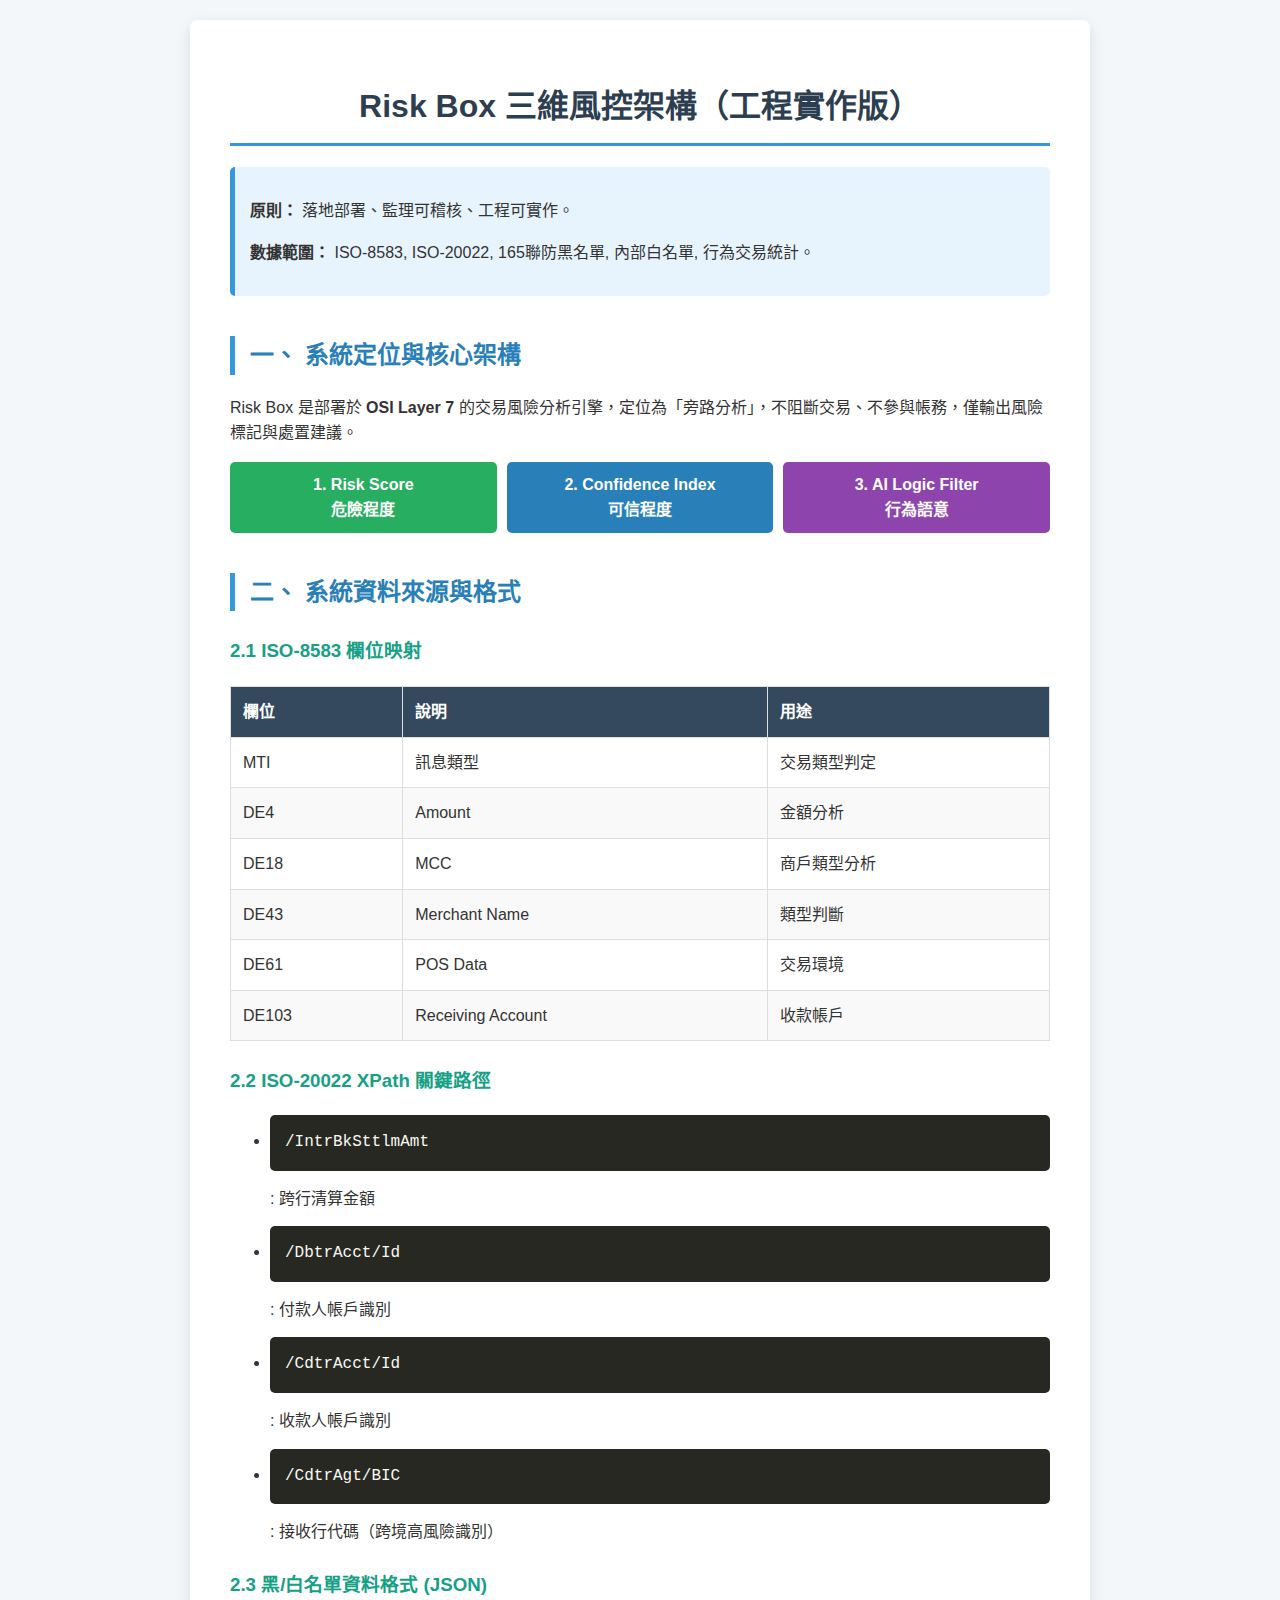
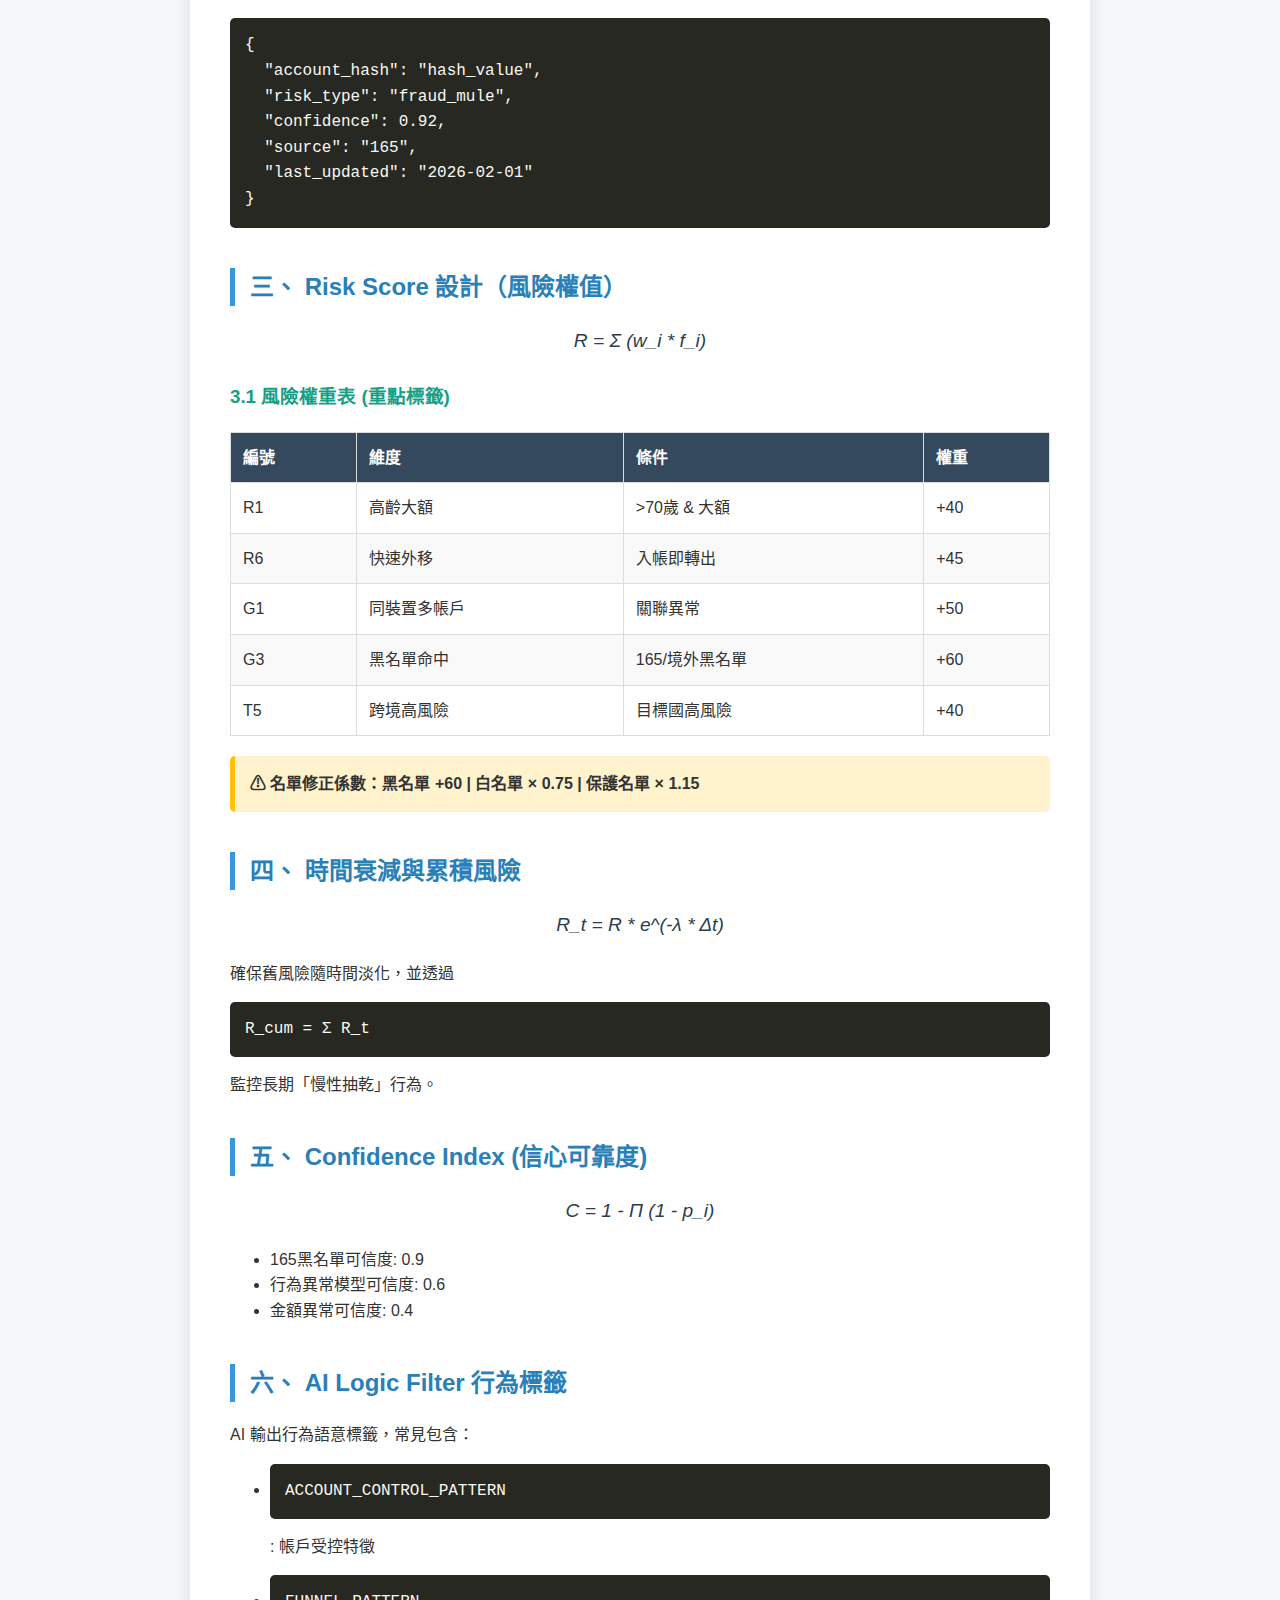
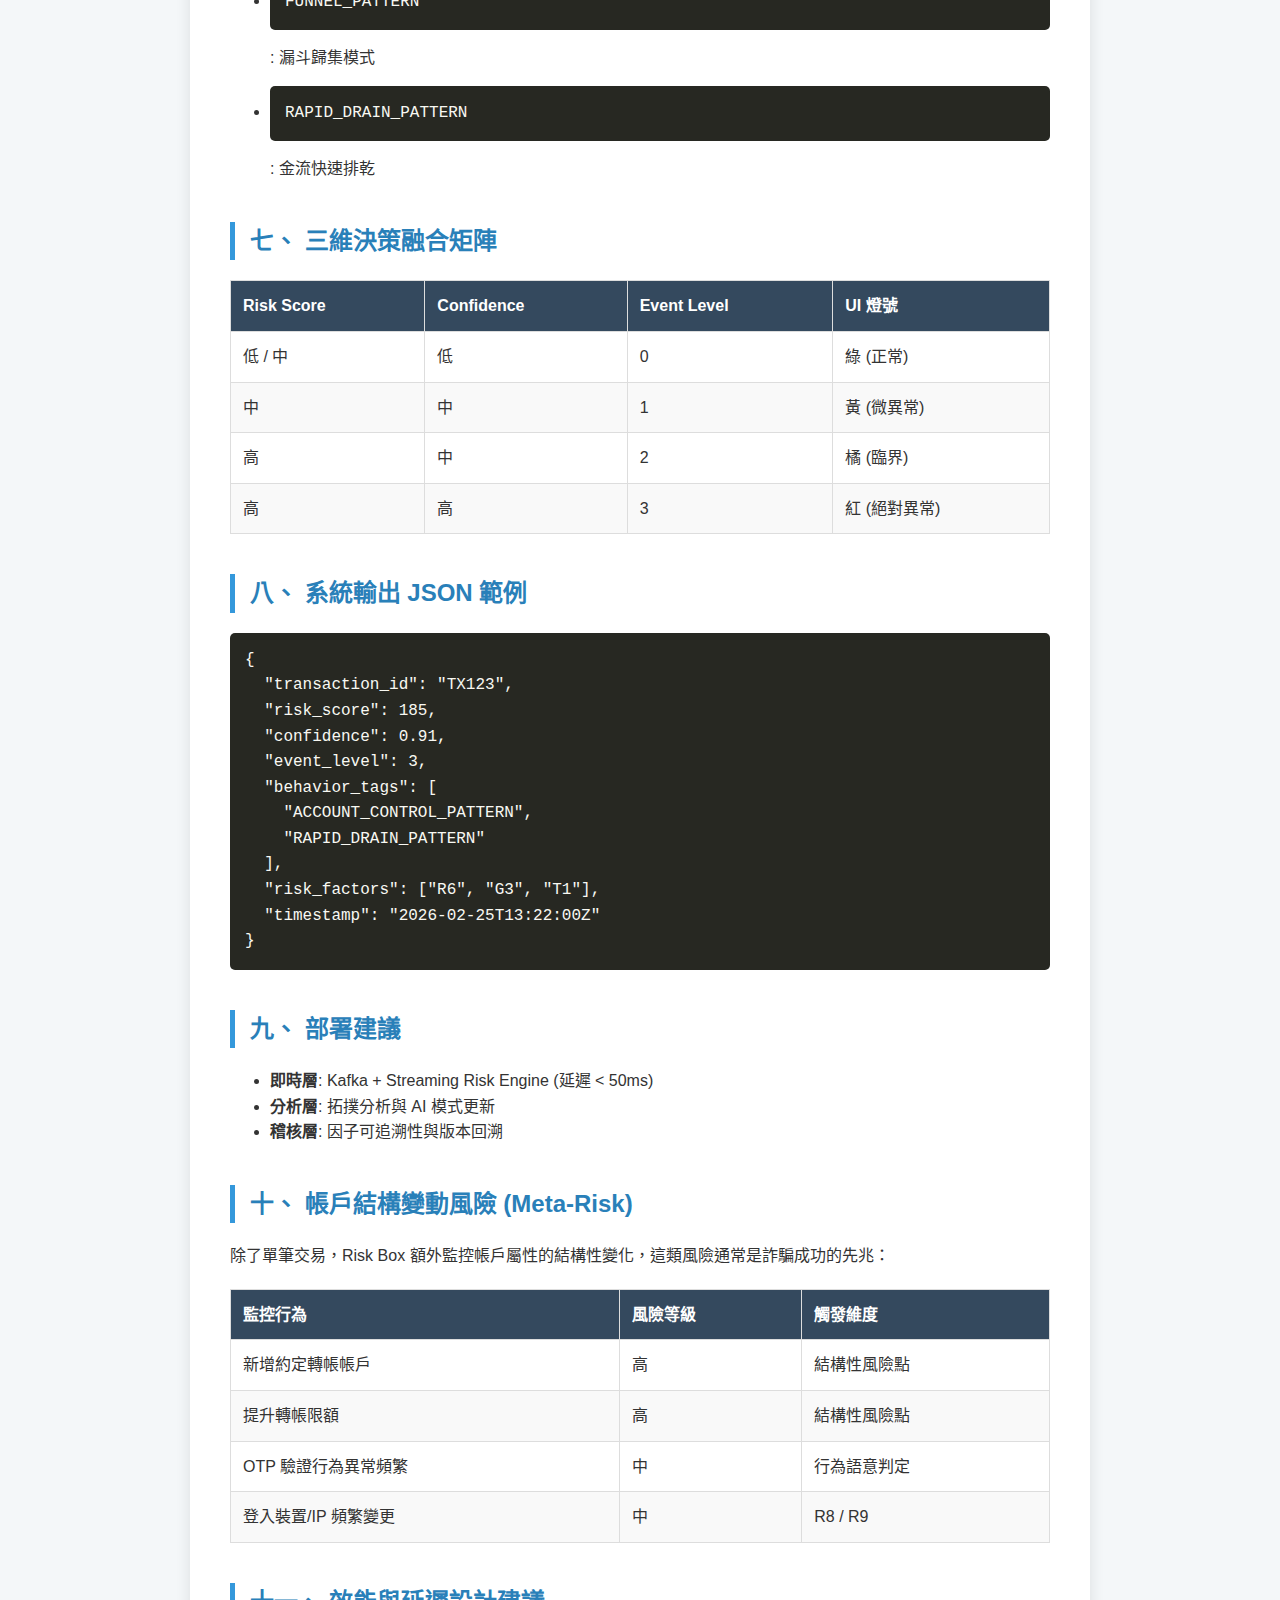
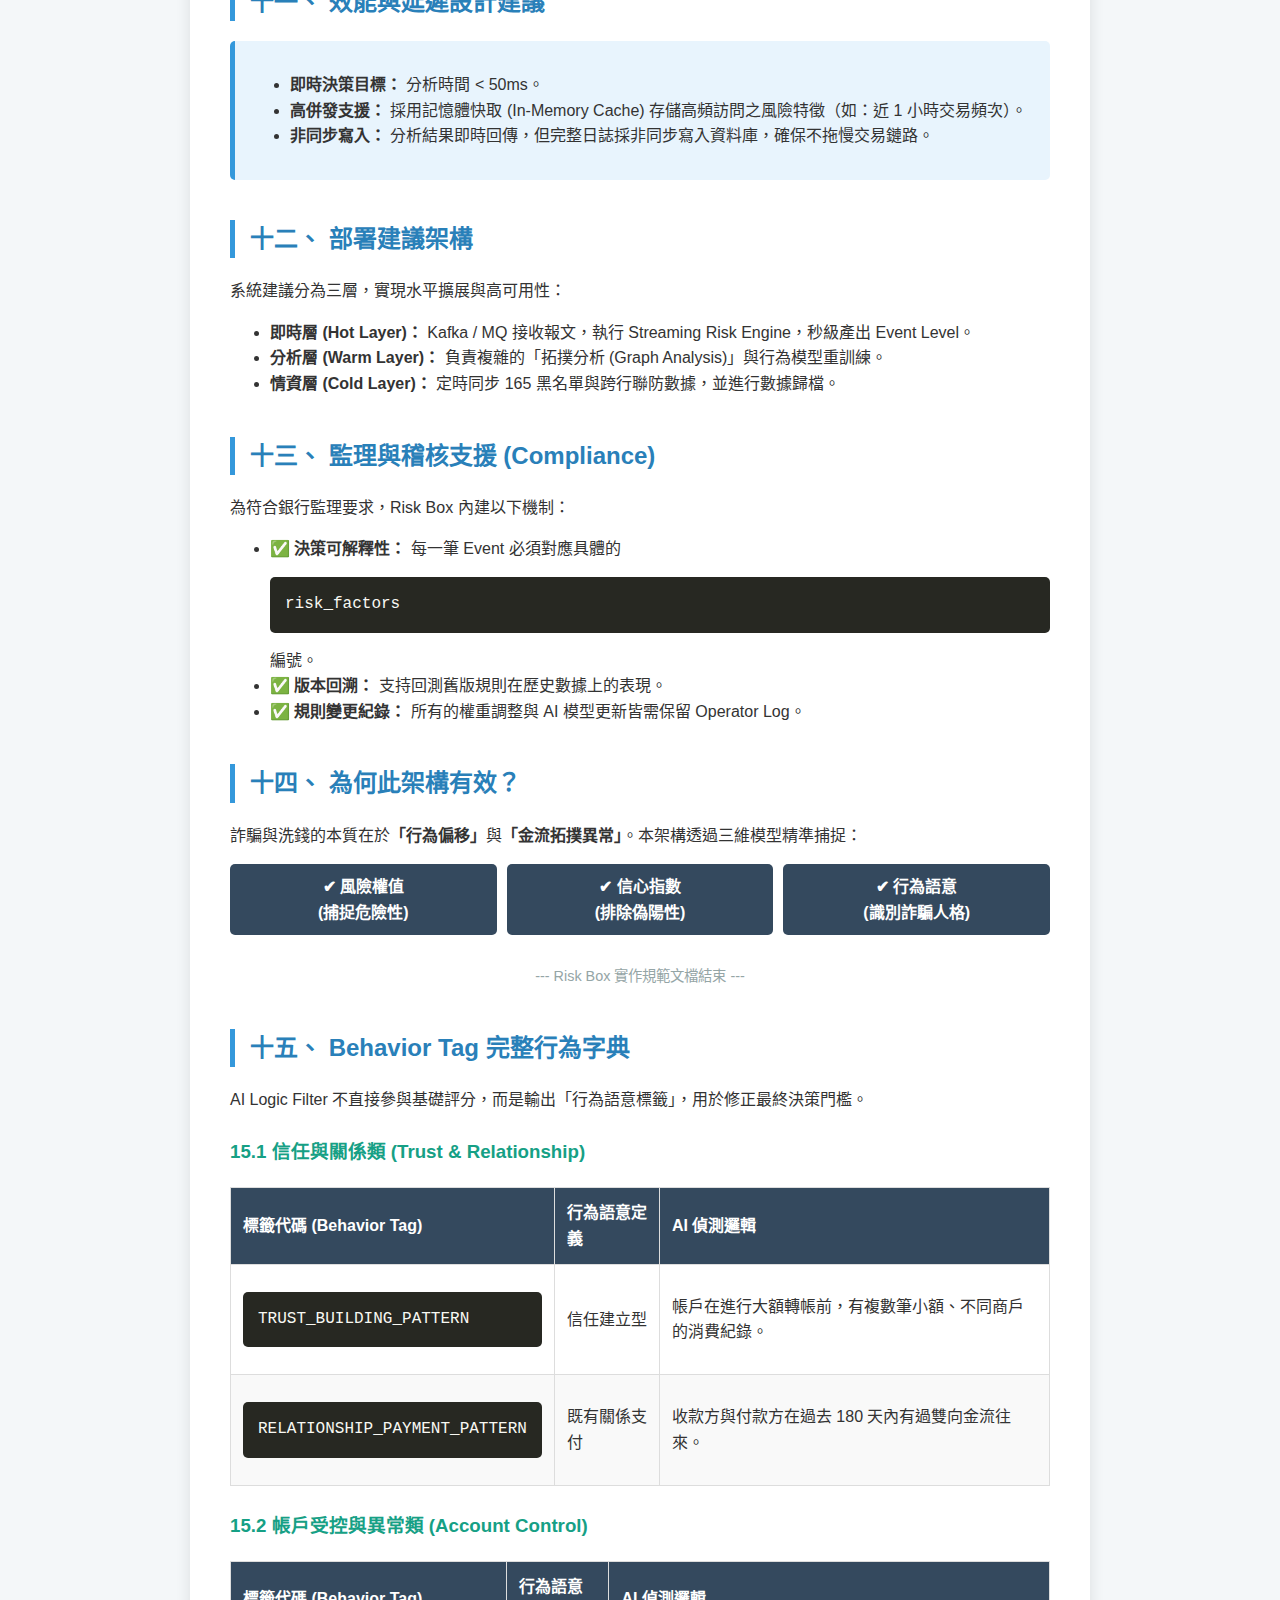
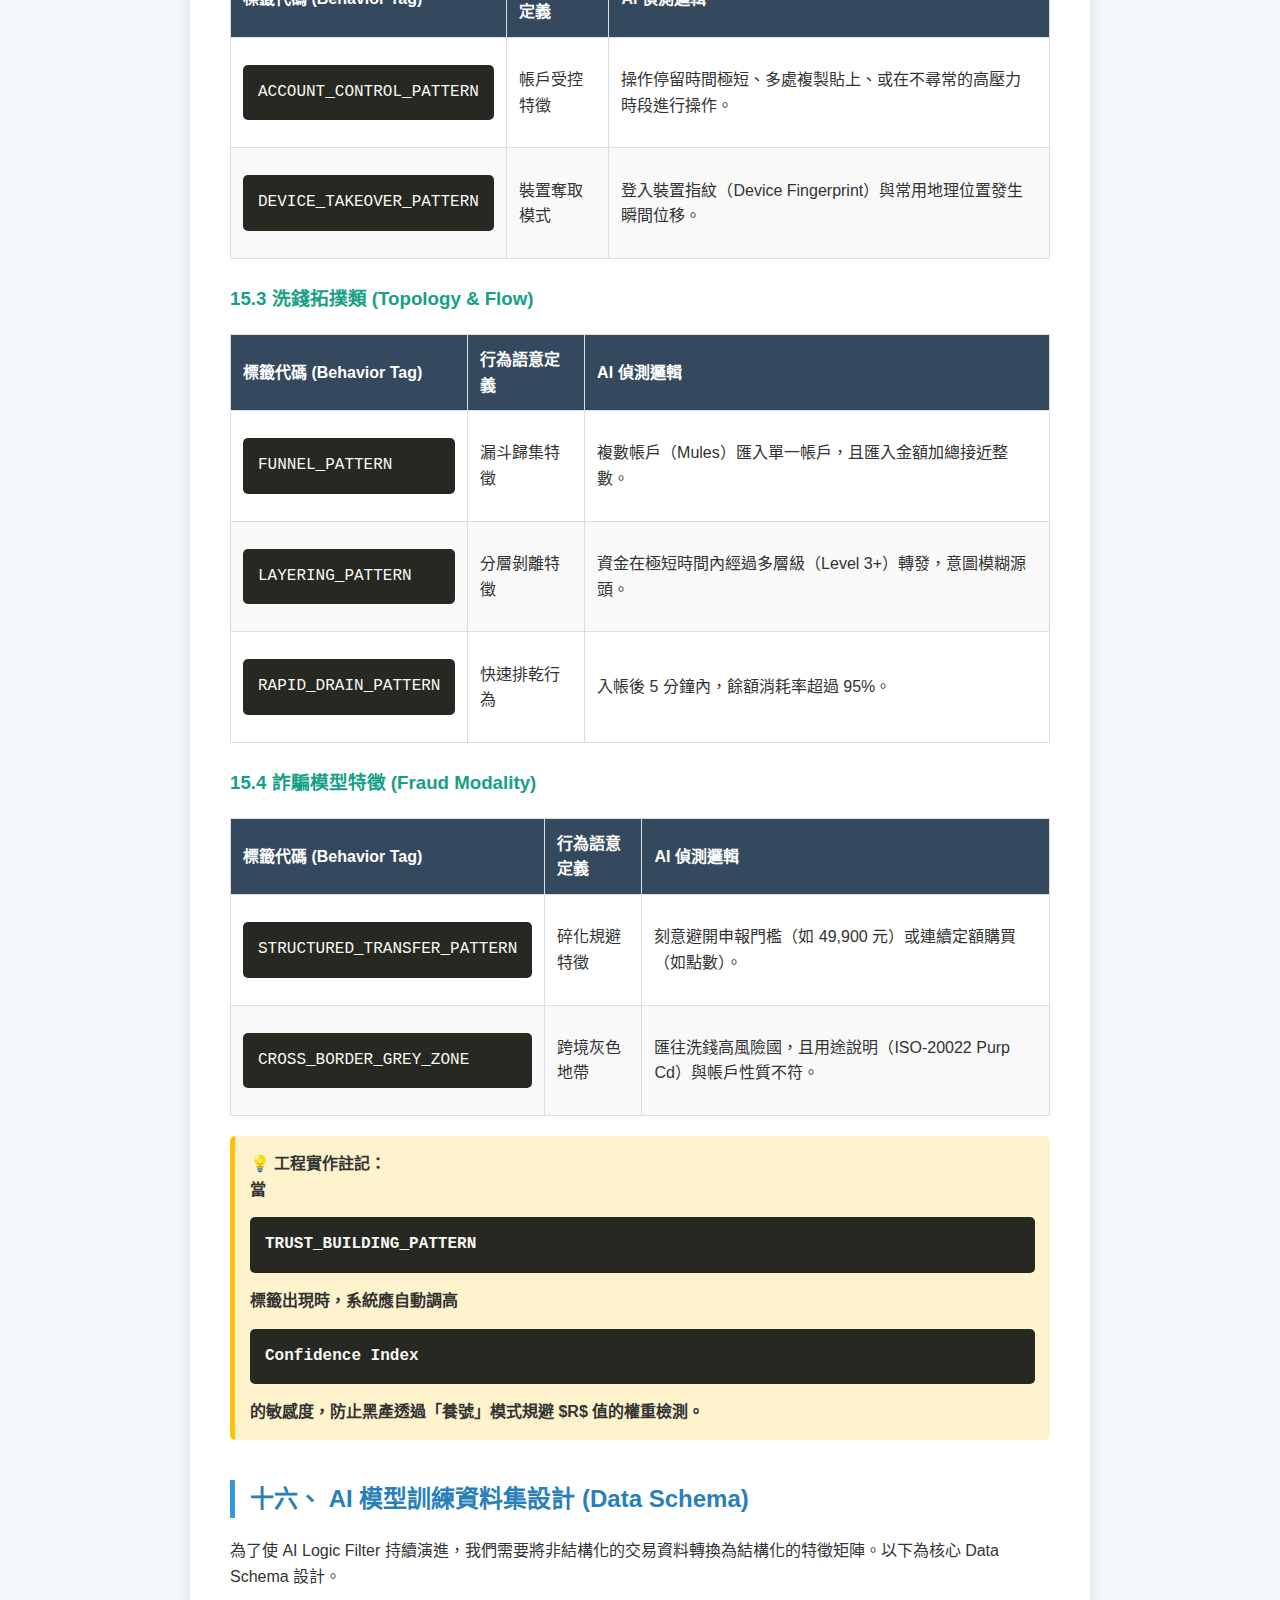
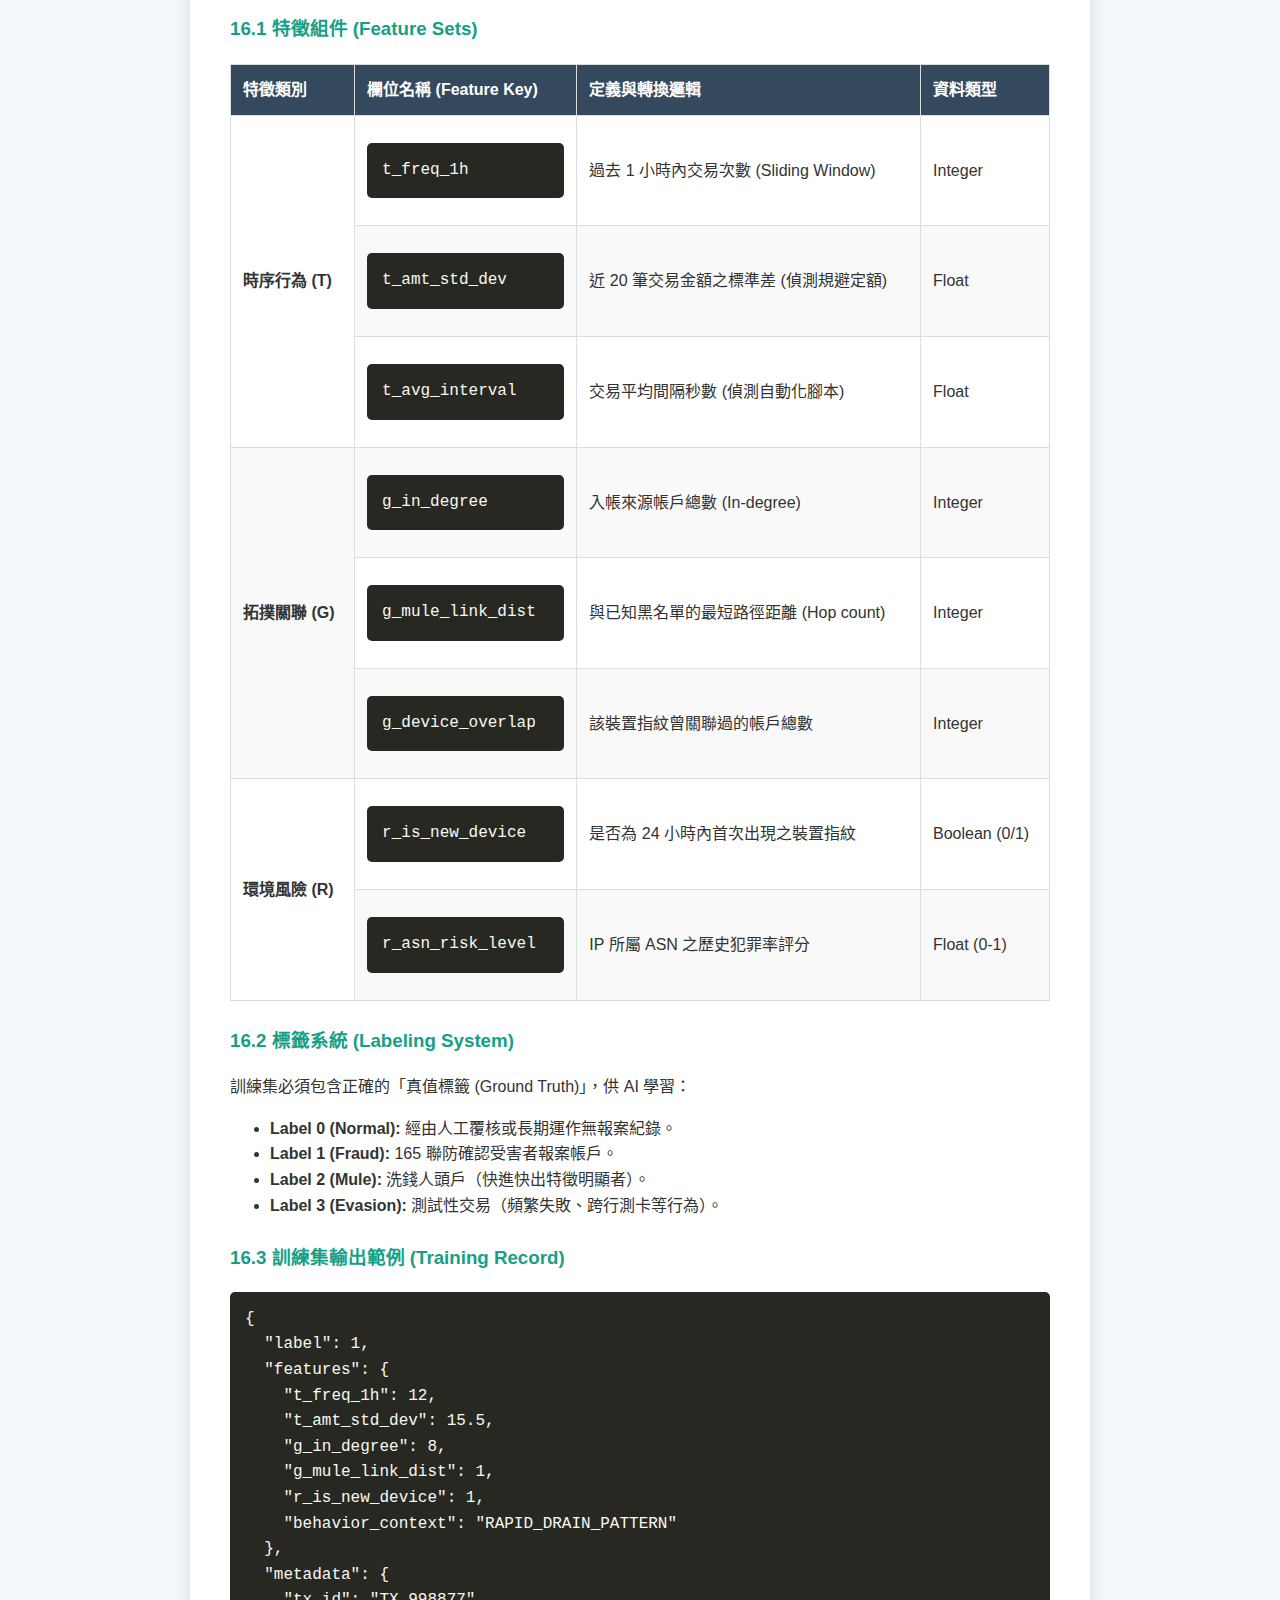
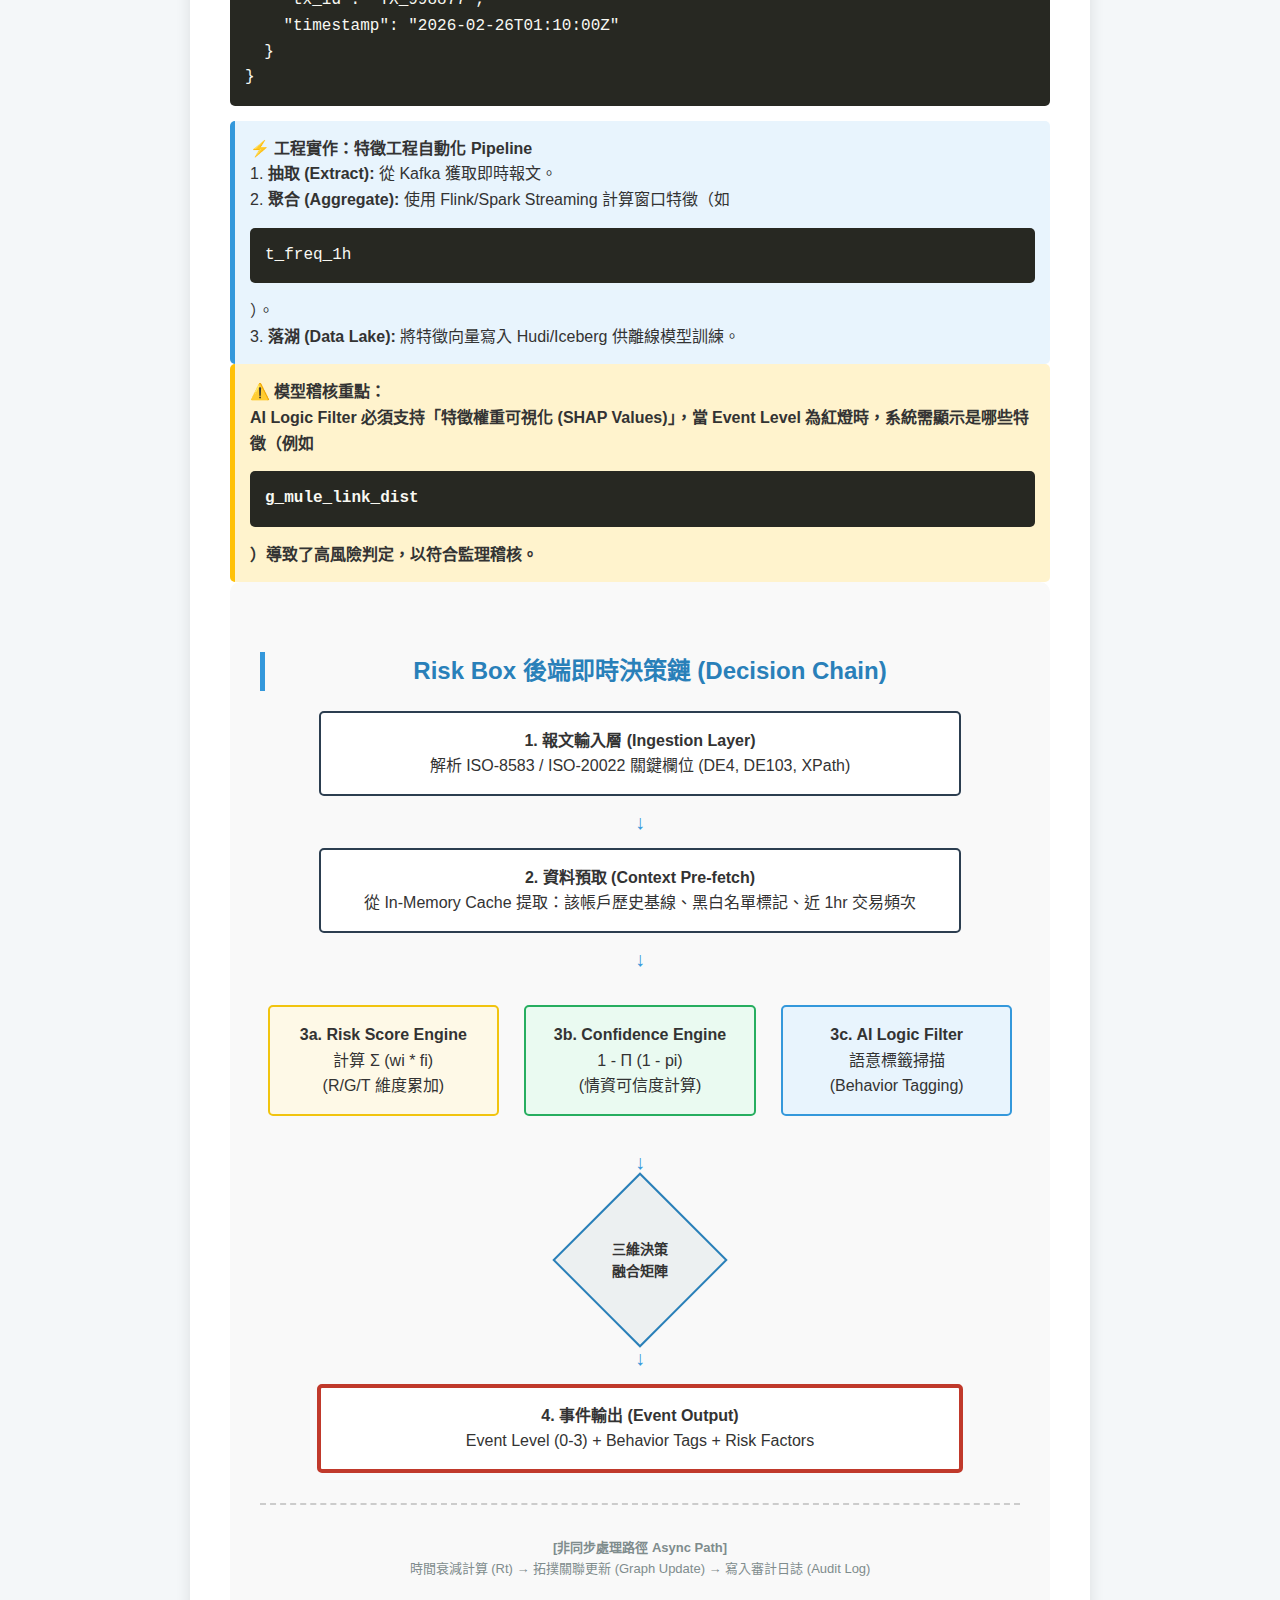
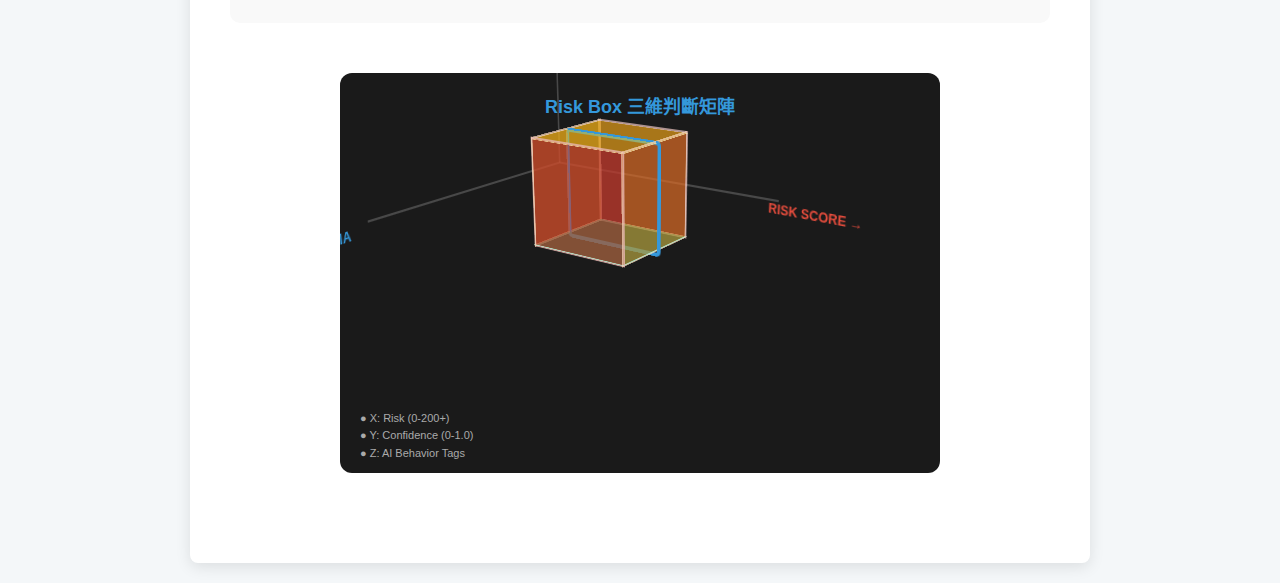
<file: architecture-0.html>
<!DOCTYPE html>
<html lang="zh-TW">
<head>
    <meta charset="UTF-8">
    <title>Risk Box 三維風控架構</title>
    <style>
        body {
            font-family: 'Segoe UI', Tahoma, Geneva, Verdana, sans-serif;
            line-height: 1.6;
            color: #333;
            max-width: 900px;
            margin: 0 auto;
            padding: 20px;
            background-color: #f4f7f9;
        }
        .container {
            background-color: #fff;
            padding: 40px;
            border-radius: 8px;
            box-shadow: 0 4px 15px rgba(0,0,0,0.1);
        }
        h1 {
            color: #2c3e50;
            border-bottom: 3px solid #3498db;
            padding-bottom: 10px;
            text-align: center;
        }
        h2 {
            color: #2980b9;
            border-left: 5px solid #3498db;
            padding-left: 15px;
            margin-top: 40px;
        }
        h3 {
            color: #16a085;
            margin-top: 25px;
        }
        table {
            width: 100%;
            border-collapse: collapse;
            margin: 20px 0;
        }
        th, td {
            border: 1px solid #ddd;
            padding: 12px;
            text-align: left;
        }
        th {
            background-color: #34495e;
            color: white;
        }
        tr:nth-child(even) {
            background-color: #f9f9f9;
        }
        code, pre {
            background-color: #272822;
            color: #f8f8f2;
            padding: 15px;
            border-radius: 5px;
            font-family: 'Courier New', Courier, monospace;
            overflow-x: auto;
            display: block;
            margin: 15px 0;
        }
        .highlight {
            background-color: #e8f4fd;
            padding: 15px;
            border-radius: 5px;
            border-left: 5px solid #3498db;
        }
        .warning {
            background-color: #fff3cd;
            padding: 15px;
            border-radius: 5px;
            border-left: 5px solid #ffc107;
            font-weight: bold;
        }
        .math {
            text-align: center;
            font-size: 1.2em;
            margin: 20px 0;
            font-style: italic;
            color: #2c3e50;
        }
        .event-grid {
            display: grid;
            grid-template-columns: repeat(auto-fit, minmax(150px, 1fr));
            gap: 10px;
            margin-top: 10px;
        }
        .event-item {
            padding: 10px;
            text-align: center;
            border-radius: 5px;
            color: white;
            font-weight: bold;
        }
        .level-0 { background-color: #27ae60; }
        .level-1 { background-color: #f1c40f; color: #333; }
        .level-2 { background-color: #e67e22; }
        .level-3 { background-color: #c0392b; }
    </style>
</head>
<body>

<div class="container">
    <h1>Risk Box 三維風控架構（工程實作版）</h1>
    
    <div class="highlight">
        <p><strong>原則：</strong> 落地部署、監理可稽核、工程可實作。</p>
        <p><strong>數據範圍：</strong> ISO-8583, ISO-20022, 165聯防黑名單, 內部白名單, 行為交易統計。</p>
    </div>

    <h2>一、 系統定位與核心架構</h2>
    <p>Risk Box 是部署於 <strong>OSI Layer 7</strong> 的交易風險分析引擎，定位為「旁路分析」，不阻斷交易、不參與帳務，僅輸出風險標記與處置建議。</p>
    
    <div class="event-grid">
        <div class="event-item level-0">1. Risk Score<br>危險程度</div>
        <div class="event-item level-0" style="background-color: #2980b9;">2. Confidence Index<br>可信程度</div>
        <div class="event-item level-0" style="background-color: #8e44ad;">3. AI Logic Filter<br>行為語意</div>
    </div>

    <h2>二、 系統資料來源與格式</h2>
    
    <h3>2.1 ISO-8583 欄位映射</h3>
    <table>
        <thead>
            <tr>
                <th>欄位</th>
                <th>說明</th>
                <th>用途</th>
            </tr>
        </thead>
        <tbody>
            <tr><td>MTI</td><td>訊息類型</td><td>交易類型判定</td></tr>
            <tr><td>DE4</td><td>Amount</td><td>金額分析</td></tr>
            <tr><td>DE18</td><td>MCC</td><td>商戶類型分析</td></tr>
            <tr><td>DE43</td><td>Merchant Name</td><td>類型判斷</td></tr>
            <tr><td>DE61</td><td>POS Data</td><td>交易環境</td></tr>
            <tr><td>DE103</td><td>Receiving Account</td><td>收款帳戶</td></tr>
        </tbody>
    </table>

    <h3>2.2 ISO-20022 XPath 關鍵路徑</h3>
    <ul>
        <li><code>/IntrBkSttlmAmt</code>: 跨行清算金額</li>
        <li><code>/DbtrAcct/Id</code>: 付款人帳戶識別</li>
        <li><code>/CdtrAcct/Id</code>: 收款人帳戶識別</li>
        <li><code>/CdtrAgt/BIC</code>: 接收行代碼（跨境高風險識別）</li>
    </ul>

    <h3>2.3 黑/白名單資料格式 (JSON)</h3>
    <pre>
{
  "account_hash": "hash_value",
  "risk_type": "fraud_mule",
  "confidence": 0.92,
  "source": "165",
  "last_updated": "2026-02-01"
}</pre>

    <h2>三、 Risk Score 設計（風險權值）</h2>
    <div class="math">
        R = Σ (w_i * f_i)
    </div>

    <h3>3.1 風險權重表 (重點標籤)</h3>
    <table>
        <thead>
            <tr>
                <th>編號</th>
                <th>維度</th>
                <th>條件</th>
                <th>權重</th>
            </tr>
        </thead>
        <tbody>
            <tr><td>R1</td><td>高齡大額</td><td>>70歲 & 大額</td><td>+40</td></tr>
            <tr><td>R6</td><td>快速外移</td><td>入帳即轉出</td><td>+45</td></tr>
            <tr><td>G1</td><td>同裝置多帳戶</td><td>關聯異常</td><td>+50</td></tr>
            <tr><td>G3</td><td>黑名單命中</td><td>165/境外黑名單</td><td>+60</td></tr>
            <tr><td>T5</td><td>跨境高風險</td><td>目標國高風險</td><td>+40</td></tr>
        </tbody>
    </table>

    <div class="warning">
        ⚠ 名單修正係數：黑名單 +60 | 白名單 × 0.75 | 保護名單 × 1.15
    </div>

    <h2>四、 時間衰減與累積風險</h2>
    <div class="math">
        R_t = R * e^(-λ * Δt)
    </div>
    <p>確保舊風險隨時間淡化，並透過 <code>R_cum = Σ R_t</code> 監控長期「慢性抽乾」行為。</p>

    <h2>五、 Confidence Index (信心可靠度)</h2>
    <div class="math">
        C = 1 - Π (1 - p_i)
    </div>
    <ul>
        <li>165黑名單可信度: 0.9</li>
        <li>行為異常模型可信度: 0.6</li>
        <li>金額異常可信度: 0.4</li>
    </ul>

    <h2>六、 AI Logic Filter 行為標籤</h2>
    <p>AI 輸出行為語意標籤，常見包含：</p>
    <ul>
        <li><code>ACCOUNT_CONTROL_PATTERN</code>: 帳戶受控特徵</li>
        <li><code>FUNNEL_PATTERN</code>: 漏斗歸集模式</li>
        <li><code>RAPID_DRAIN_PATTERN</code>: 金流快速排乾</li>
    </ul>

    <h2>七、 三維決策融合矩陣</h2>
    <table>
        <thead>
            <tr>
                <th>Risk Score</th>
                <th>Confidence</th>
                <th>Event Level</th>
                <th>UI 燈號</th>
            </tr>
        </thead>
        <tbody>
            <tr><td>低 / 中</td><td>低</td><td>0</td><td>綠 (正常)</td></tr>
            <tr><td>中</td><td>中</td><td>1</td><td>黃 (微異常)</td></tr>
            <tr><td>高</td><td>中</td><td>2</td><td>橘 (臨界)</td></tr>
            <tr><td>高</td><td>高</td><td>3</td><td>紅 (絕對異常)</td></tr>
        </tbody>
    </table>

    <h2>八、 系統輸出 JSON 範例</h2>
    <pre>
{
  "transaction_id": "TX123",
  "risk_score": 185,
  "confidence": 0.91,
  "event_level": 3,
  "behavior_tags": [
    "ACCOUNT_CONTROL_PATTERN",
    "RAPID_DRAIN_PATTERN"
  ],
  "risk_factors": ["R6", "G3", "T1"],
  "timestamp": "2026-02-25T13:22:00Z"
}</pre>

    <h2>九、 部署建議</h2>
    <ul>
        <li><strong>即時層</strong>: Kafka + Streaming Risk Engine (延遲 &lt; 50ms)</li>
        <li><strong>分析層</strong>: 拓撲分析與 AI 模式更新</li>
        <li><strong>稽核層</strong>: 因子可追溯性與版本回溯</li>
    </ul>

    <h2>十、 帳戶結構變動風險 (Meta-Risk)</h2>
    <p>除了單筆交易，Risk Box 額外監控帳戶屬性的結構性變化，這類風險通常是詐騙成功的先兆：</p>
    <table>
        <thead>
            <tr>
                <th>監控行為</th>
                <th>風險等級</th>
                <th>觸發維度</th>
            </tr>
        </thead>
        <tbody>
            <tr><td>新增約定轉帳帳戶</td><td>高</td><td>結構性風險點</td></tr>
            <tr><td>提升轉帳限額</td><td>高</td><td>結構性風險點</td></tr>
            <tr><td>OTP 驗證行為異常頻繁</td><td>中</td><td>行為語意判定</td></tr>
            <tr><td>登入裝置/IP 頻繁變更</td><td>中</td><td>R8 / R9</td></tr>
        </tbody>
    </table>

    <h2>十一、 效能與延遲設計建議</h2>
    <div class="highlight">
        <ul>
            <li><strong>即時決策目標：</strong> 分析時間 &lt; 50ms。</li>
            <li><strong>高併發支援：</strong> 採用記憶體快取 (In-Memory Cache) 存儲高頻訪問之風險特徵（如：近 1 小時交易頻次）。</li>
            <li><strong>非同步寫入：</strong> 分析結果即時回傳，但完整日誌採非同步寫入資料庫，確保不拖慢交易鏈路。</li>
        </ul>
    </div>

    <h2>十二、 部署建議架構</h2>
    <p>系統建議分為三層，實現水平擴展與高可用性：</p>
    <ul>
        <li><strong>即時層 (Hot Layer)：</strong> Kafka / MQ 接收報文，執行 Streaming Risk Engine，秒級產出 Event Level。</li>
        <li><strong>分析層 (Warm Layer)：</strong> 負責複雜的「拓撲分析 (Graph Analysis)」與行為模型重訓練。</li>
        <li><strong>情資層 (Cold Layer)：</strong> 定時同步 165 黑名單與跨行聯防數據，並進行數據歸檔。</li>
    </ul>

    <h2>十三、 監理與稽核支援 (Compliance)</h2>
    <p>為符合銀行監理要求，Risk Box 內建以下機制：</p>
    <ul>
        <li>✅ <strong>決策可解釋性：</strong> 每一筆 Event 必須對應具體的 <code>risk_factors</code> 編號。</li>
        <li>✅ <strong>版本回溯：</strong> 支持回測舊版規則在歷史數據上的表現。</li>
        <li>✅ <strong>規則變更紀錄：</strong> 所有的權重調整與 AI 模型更新皆需保留 Operator Log。</li>
    </ul>

    <h2>十四、 為何此架構有效？</h2>
    <p>詐騙與洗錢的本質在於<strong>「行為偏移」</strong>與<strong>「金流拓撲異常」</strong>。本架構透過三維模型精準捕捉：</p>
    <div class="event-grid">
        <div class="event-item" style="background-color: #34495e;">✔ 風險權值<br>(捕捉危險性)</div>
        <div class="event-item" style="background-color: #34495e;">✔ 信心指數<br>(排除偽陽性)</div>
        <div class="event-item" style="background-color: #34495e;">✔ 行為語意<br>(識別詐騙人格)</div>
    </div>
    <p style="text-align: center; margin-top: 30px; color: #95a5a6; font-size: 0.9em;">--- Risk Box 實作規範文檔結束 ---</p>
    <h2>十五、 Behavior Tag 完整行為字典</h2>
    <p>AI Logic Filter 不直接參與基礎評分，而是輸出「行為語意標籤」，用於修正最終決策門檻。</p>

    <h3>15.1 信任與關係類 (Trust & Relationship)</h3>
    <table>
        <thead>
            <tr>
                <th>標籤代碼 (Behavior Tag)</th>
                <th>行為語意定義</th>
                <th>AI 偵測邏輯</th>
            </tr>
        </thead>
        <tbody>
            <tr>
                <td><code>TRUST_BUILDING_PATTERN</code></td>
                <td>信任建立型</td>
                <td>帳戶在進行大額轉帳前，有複數筆小額、不同商戶的消費紀錄。</td>
            </tr>
            <tr>
                <td><code>RELATIONSHIP_PAYMENT_PATTERN</code></td>
                <td>既有關係支付</td>
                <td>收款方與付款方在過去 180 天內有過雙向金流往來。</td>
            </tr>
        </tbody>
    </table>

    <h3>15.2 帳戶受控與異常類 (Account Control)</h3>
    <table>
        <thead>
            <tr>
                <th>標籤代碼 (Behavior Tag)</th>
                <th>行為語意定義</th>
                <th>AI 偵測邏輯</th>
            </tr>
        </thead>
        <tbody>
            <tr>
                <td><code>ACCOUNT_CONTROL_PATTERN</code></td>
                <td>帳戶受控特徵</td>
                <td>操作停留時間極短、多處複製貼上、或在不尋常的高壓力時段進行操作。</td>
            </tr>
            <tr>
                <td><code>DEVICE_TAKEOVER_PATTERN</code></td>
                <td>裝置奪取模式</td>
                <td>登入裝置指紋（Device Fingerprint）與常用地理位置發生瞬間位移。</td>
            </tr>
        </tbody>
    </table>

    <h3>15.3 洗錢拓撲類 (Topology & Flow)</h3>
    <table>
        <thead>
            <tr>
                <th>標籤代碼 (Behavior Tag)</th>
                <th>行為語意定義</th>
                <th>AI 偵測邏輯</th>
            </tr>
        </thead>
        <tbody>
            <tr>
                <td><code>FUNNEL_PATTERN</code></td>
                <td>漏斗歸集特徵</td>
                <td>複數帳戶（Mules）匯入單一帳戶，且匯入金額加總接近整數。</td>
            </tr>
            <tr>
                <td><code>LAYERING_PATTERN</code></td>
                <td>分層剝離特徵</td>
                <td>資金在極短時間內經過多層級（Level 3+）轉發，意圖模糊源頭。</td>
            </tr>
            <tr>
                <td><code>RAPID_DRAIN_PATTERN</code></td>
                <td>快速排乾行為</td>
                <td>入帳後 5 分鐘內，餘額消耗率超過 95%。</td>
            </tr>
        </tbody>
    </table>

    <h3>15.4 詐騙模型特徵 (Fraud Modality)</h3>
    <table>
        <thead>
            <tr>
                <th>標籤代碼 (Behavior Tag)</th>
                <th>行為語意定義</th>
                <th>AI 偵測邏輯</th>
            </tr>
        </thead>
        <tbody>
            <tr>
                <td><code>STRUCTURED_TRANSFER_PATTERN</code></td>
                <td>碎化規避特徵</td>
                <td>刻意避開申報門檻（如 49,900 元）或連續定額購買（如點數）。</td>
            </tr>
            <tr>
                <td><code>CROSS_BORDER_GREY_ZONE</code></td>
                <td>跨境灰色地帶</td>
                <td>匯往洗錢高風險國，且用途說明（ISO-20022 Purp Cd）與帳戶性質不符。</td>
            </tr>
        </tbody>
    </table>

    <div class="warning">
        <strong>💡 工程實作註記：</strong><br>
        當 <code>TRUST_BUILDING_PATTERN</code> 標籤出現時，系統應自動調高 <code>Confidence Index</code> 的敏感度，防止黑產透過「養號」模式規避 $R$ 值的權重檢測。
    </div>

    <h2>十六、 AI 模型訓練資料集設計 (Data Schema)</h2>
    <p>為了使 AI Logic Filter 持續演進，我們需要將非結構化的交易資料轉換為結構化的特徵矩陣。以下為核心 Data Schema 設計。</p>

    <h3>16.1 特徵組件 (Feature Sets)</h3>
    <table>
        <thead>
            <tr>
                <th>特徵類別</th>
                <th>欄位名稱 (Feature Key)</th>
                <th>定義與轉換邏輯</th>
                <th>資料類型</th>
            </tr>
        </thead>
        <tbody>
            <tr>
                <td rowspan="3"><strong>時序行為 (T)</strong></td>
                <td><code>t_freq_1h</code></td>
                <td>過去 1 小時內交易次數 (Sliding Window)</td>
                <td>Integer</td>
            </tr>
            <tr>
                <td><code>t_amt_std_dev</code></td>
                <td>近 20 筆交易金額之標準差 (偵測規避定額)</td>
                <td>Float</td>
            </tr>
            <tr>
                <td><code>t_avg_interval</code></td>
                <td>交易平均間隔秒數 (偵測自動化腳本)</td>
                <td>Float</td>
            </tr>
            <tr>
                <td rowspan="3"><strong>拓撲關聯 (G)</strong></td>
                <td><code>g_in_degree</code></td>
                <td>入帳來源帳戶總數 (In-degree)</td>
                <td>Integer</td>
            </tr>
            <tr>
                <td><code>g_mule_link_dist</code></td>
                <td>與已知黑名單的最短路徑距離 (Hop count)</td>
                <td>Integer</td>
            </tr>
            <tr>
                <td><code>g_device_overlap</code></td>
                <td>該裝置指紋曾關聯過的帳戶總數</td>
                <td>Integer</td>
            </tr>
            <tr>
                <td rowspan="2"><strong>環境風險 (R)</strong></td>
                <td><code>r_is_new_device</code></td>
                <td>是否為 24 小時內首次出現之裝置指紋</td>
                <td>Boolean (0/1)</td>
            </tr>
            <tr>
                <td><code>r_asn_risk_level</code></td>
                <td>IP 所屬 ASN 之歷史犯罪率評分</td>
                <td>Float (0-1)</td>
            </tr>
        </tbody>
    </table>

    <h3>16.2 標籤系統 (Labeling System)</h3>
    <p>訓練集必須包含正確的「真值標籤 (Ground Truth)」，供 AI 學習：</p>
    <ul>
        <li><strong>Label 0 (Normal):</strong> 經由人工覆核或長期運作無報案紀錄。</li>
        <li><strong>Label 1 (Fraud):</strong> 165 聯防確認受害者報案帳戶。</li>
        <li><strong>Label 2 (Mule):</strong> 洗錢人頭戶（快進快出特徵明顯者）。</li>
        <li><strong>Label 3 (Evasion):</strong> 測試性交易（頻繁失敗、跨行測卡等行為）。</li>
    </ul>

    <h3>16.3 訓練集輸出範例 (Training Record)</h3>
    <pre>
{
  "label": 1,
  "features": {
    "t_freq_1h": 12,
    "t_amt_std_dev": 15.5,
    "g_in_degree": 8,
    "g_mule_link_dist": 1,
    "r_is_new_device": 1,
    "behavior_context": "RAPID_DRAIN_PATTERN"
  },
  "metadata": {
    "tx_id": "TX_998877",
    "timestamp": "2026-02-26T01:10:00Z"
  }
}</pre>

    <div class="highlight">
        <strong>⚡ 工程實作：特徵工程自動化 Pipeline</strong><br>
        1. <strong>抽取 (Extract):</strong> 從 Kafka 獲取即時報文。<br>
        2. <strong>聚合 (Aggregate):</strong> 使用 Flink/Spark Streaming 計算窗口特徵（如 <code>t_freq_1h</code>）。<br>
        3. <strong>落湖 (Data Lake):</strong> 將特徵向量寫入 Hudi/Iceberg 供離線模型訓練。
    </div>

    <div class="warning">
        <strong>⚠️ 模型稽核重點：</strong><br>
        AI Logic Filter 必須支持「特徵權重可視化 (SHAP Values)」，當 Event Level 為紅燈時，系統需顯示是哪些特徵（例如 <code>g_mule_link_dist</code>）導致了高風險判定，以符合監理稽核。
    </div>
    
<style>
    .flowchart-container {
        background: #f9f9f9;
        padding: 30px;
        border-radius: 10px;
        font-family: 'Segoe UI', sans-serif;
    }
    .flow-step {
        border: 2px solid #2c3e50;
        padding: 15px;
        margin: 10px auto;
        width: 80%;
        text-align: center;
        background: white;
        position: relative;
        border-radius: 5px;
    }
    .flow-arrow {
        text-align: center;
        font-size: 20px;
        color: #3498db;
    }
    .decision-diamond {
        width: 120px;
        height: 120px;
        background: #ecf0f1;
        border: 2px solid #2980b9;
        margin: 20px auto;
        transform: rotate(45deg);
        display: flex;
        align-items: center;
        justify-content: center;
        text-align: center;
    }
    .decision-text {
        transform: rotate(-45deg);
        font-size: 14px;
        font-weight: bold;
    }
    .parallel-grid {
        display: grid;
        grid-template-columns: 1fr 1fr 1fr;
        gap: 10px;
        margin: 20px 0;
    }
    .tag-engine { background: #e8f4fd; border-color: #3498db; }
    .score-engine { background: #fef9e7; border-color: #f1c40f; }
    .conf-engine { background: #eafaf1; border-color: #27ae60; }
</style>

<div class="flowchart-container">
    <h2 style="text-align:center;">Risk Box 後端即時決策鏈 (Decision Chain)</h2>

    <div class="flow-step">
        <strong>1. 報文輸入層 (Ingestion Layer)</strong><br>
        解析 ISO-8583 / ISO-20022 關鍵欄位 (DE4, DE103, XPath)
    </div>
    <div class="flow-arrow">↓</div>

    <div class="flow-step">
        <strong>2. 資料預取 (Context Pre-fetch)</strong><br>
        從 In-Memory Cache 提取：該帳戶歷史基線、黑白名單標記、近 1hr 交易頻次
    </div>
    <div class="flow-arrow">↓</div>

    <div class="parallel-grid">
        <div class="flow-step score-engine">
            <strong>3a. Risk Score Engine</strong><br>
            計算 Σ (wi * fi)<br>
            (R/G/T 維度累加)
        </div>
        <div class="flow-step conf-engine">
            <strong>3b. Confidence Engine</strong><br>
            1 - Π (1 - pi)<br>
            (情資可信度計算)
        </div>
        <div class="flow-step tag-engine">
            <strong>3c. AI Logic Filter</strong><br>
            語意標籤掃描<br>
            (Behavior Tagging)
        </div>
    </div>
    <div class="flow-arrow">↓</div>

    <div class="decision-diamond">
        <div class="decision-text">三維決策<br>融合矩陣</div>
    </div>
    <div class="flow-arrow">↓</div>

    <div class="flow-step" style="border-width: 4px; border-color: #c0392b;">
        <strong>4. 事件輸出 (Event Output)</strong><br>
        Event Level (0-3) + Behavior Tags + Risk Factors
    </div>

    <div style="margin-top: 30px; border-top: 2px dashed #ccc; padding-top: 20px;">
        <p style="color: #7f8c8d; font-size: 13px; text-align: center;">
            <strong>[非同步處理路徑 Async Path]</strong><br>
            時間衰減計算 (Rt) → 拓撲關聯更新 (Graph Update) → 寫入審計日誌 (Audit Log)
        </p>
    </div>
</div>

<style>
    .risk-box-viz {
        margin: 50px auto;
        perspective: 1000px;
        width: 100%;
        max-width: 600px;
        height: 400px;
        display: flex;
        justify-content: center;
        align-items: center;
        background: #1a1a1a;
        border-radius: 12px;
        overflow: hidden;
        position: relative;
    }

    .scene {
        width: 200px;
        height: 200px;
        transform-style: preserve-3d;
        transform: rotateX(-20deg) rotateY(-35deg);
        transition: transform 0.5s;
    }

    .scene:hover {
        transform: rotateX(-10deg) rotateY(-15deg) scale(1.1);
    }

    /* 座標軸設計 */
    .axis {
        position: absolute;
        background: rgba(255, 255, 255, 0.2);
        transform-origin: left;
    }

    .axis-x { width: 250px; height: 2px; transform: rotateY(0deg); } /* Risk Score */
    .axis-y { width: 250px; height: 2px; transform: rotateZ(-90deg); } /* Confidence */
    .axis-z { width: 250px; height: 2px; transform: rotateY(-90deg); } /* AI Logic */

    .axis-label {
        position: absolute;
        color: #fff;
        font-size: 12px;
        font-weight: bold;
        text-transform: uppercase;
    }

    /* 決策核心區塊 (Decision Cube) */
    .cube {
        width: 100px;
        height: 100px;
        position: absolute;
        transform-style: preserve-3d;
        transform: translate3d(50px, -50px, 50px);
    }

    .face {
        position: absolute;
        width: 100px;
        height: 100px;
        border: 2px solid rgba(255, 255, 255, 0.5);
    }

    /* 動態顏色：根據風險等級模擬 */
    .face-front  { transform: rotateY(0deg) translateZ(50px); background: rgba(192, 57, 43, 0.6); }
    .face-back   { transform: rotateY(180deg) translateZ(50px); background: rgba(192, 57, 43, 0.4); }
    .face-right  { transform: rotateY(90deg) translateZ(50px); background: rgba(230, 126, 34, 0.5); }
    .face-left   { transform: rotateY(-90deg) translateZ(50px); background: rgba(230, 126, 34, 0.5); }
    .face-top    { transform: rotateX(90deg) translateZ(50px); background: rgba(241, 196, 15, 0.5); }
    .face-bottom { transform: rotateX(-90deg) translateZ(50px); background: rgba(46, 204, 113, 0.5); }

    /* 脈衝動畫 - 模擬 AI Logic Filter 掃描 */
    .pulse {
        position: absolute;
        width: 100px;
        height: 100px;
        border: 4px solid #3498db;
        border-radius: 5px;
        animation: scan 2s infinite linear;
        transform-style: preserve-3d;
    }

    @keyframes scan {
        0% { transform: translate3d(50px, -50px, 0px); opacity: 0; }
        50% { opacity: 1; }
        100% { transform: translate3d(50px, -50px, 150px); opacity: 0; }
    }

    .legend {
        position: absolute;
        bottom: 10px;
        left: 20px;
        color: #aaa;
        font-size: 11px;
    }
</style>

<div class="risk-box-viz">
    <div style="position: absolute; top: 20px; color: #3498db; font-weight: bold; font-size: 18px;">
        Risk Box 三維判斷矩陣
    </div>
    
    <div class="scene">
        <div class="axis axis-x"><span class="axis-label" style="right: -80px; color: #e74c3c;">Risk Score →</span></div>
        <div class="axis axis-y"><span class="axis-label" style="right: -100px; color: #2ecc71;">Confidence ↑</span></div>
        <div class="axis axis-z"><span class="axis-label" style="right: -90px; color: #3498db;">AI Filter ↗</span></div>

        <div class="cube">
            <div class="face face-front"></div>
            <div class="face face-back"></div>
            <div class="face face-right"></div>
            <div class="face face-left"></div>
            <div class="face face-top"></div>
            <div class="face face-bottom"></div>
            <div class="pulse"></div>
        </div>
    </div>

    <div class="legend">
        ● X: Risk (0-200+)<br>
        ● Y: Confidence (0-1.0)<br>
        ● Z: AI Behavior Tags
    </div>
</div>

</div>
</body>
</html>
</file>
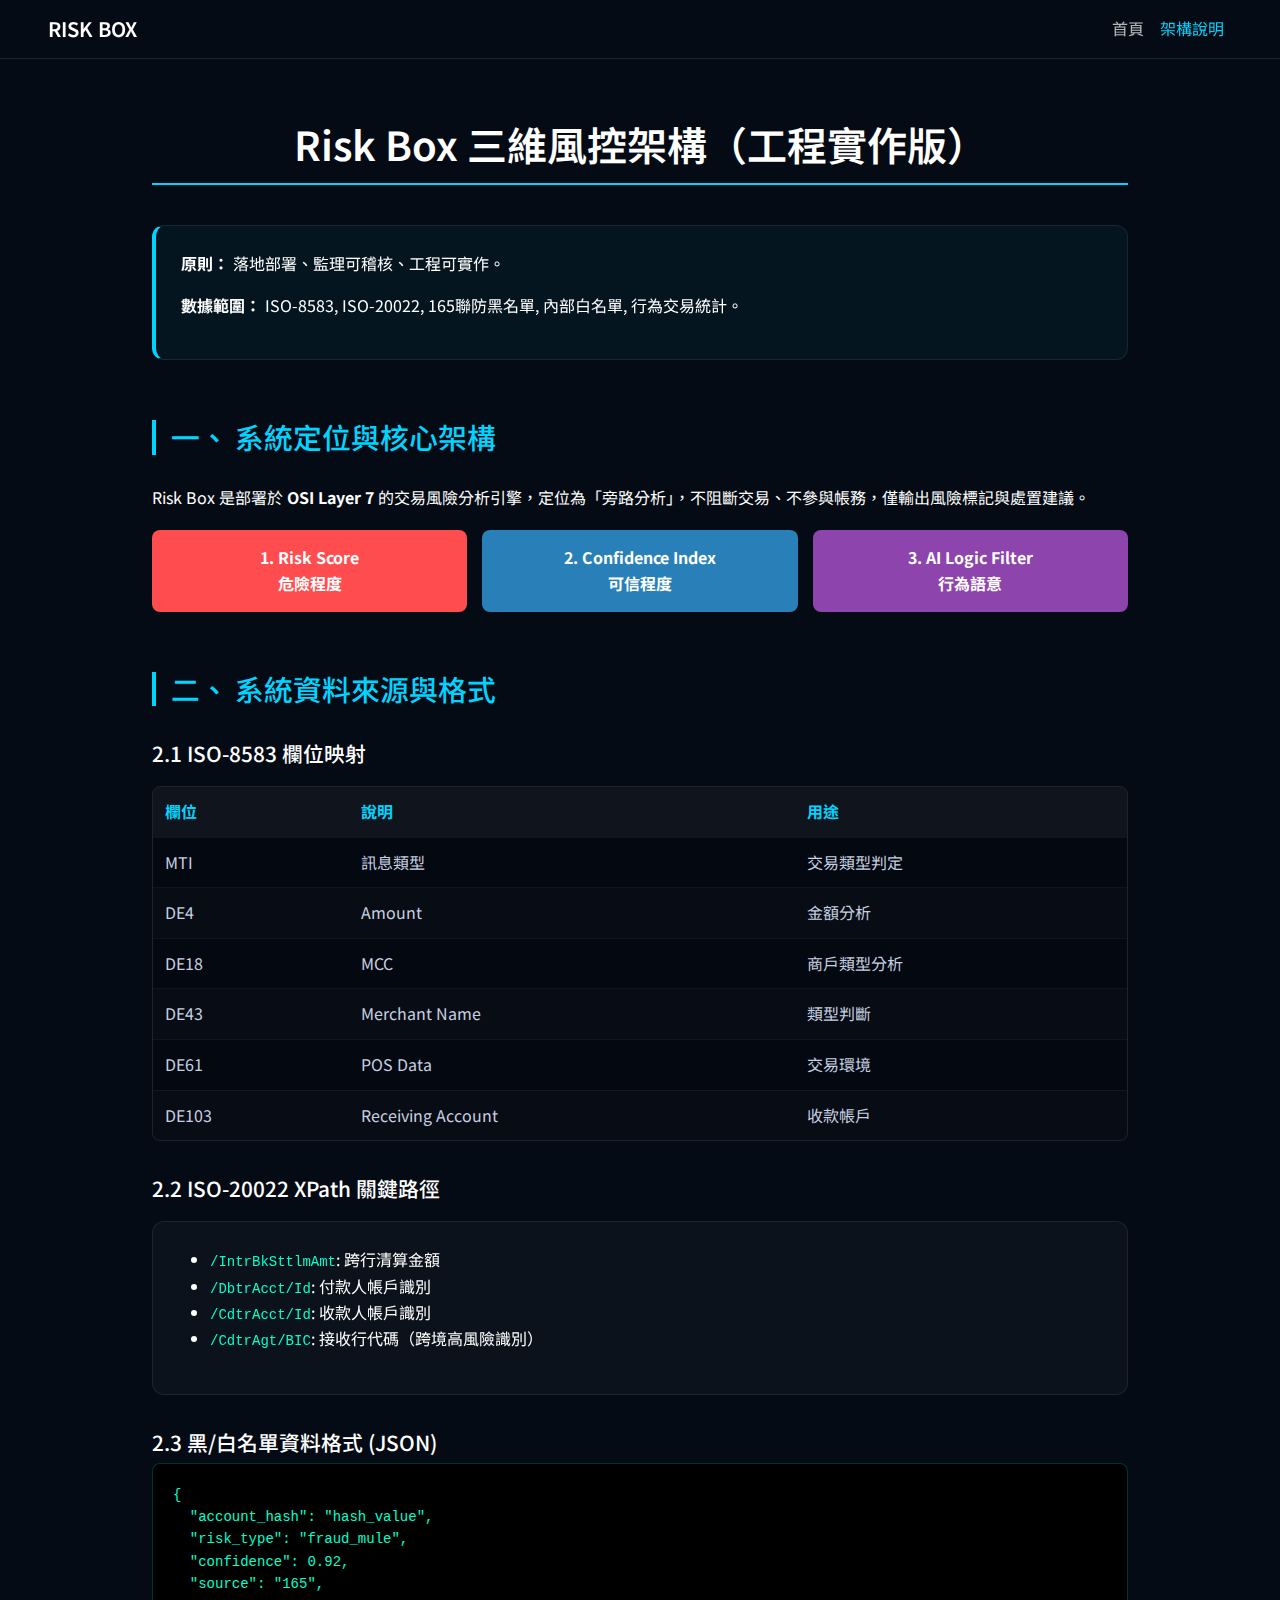
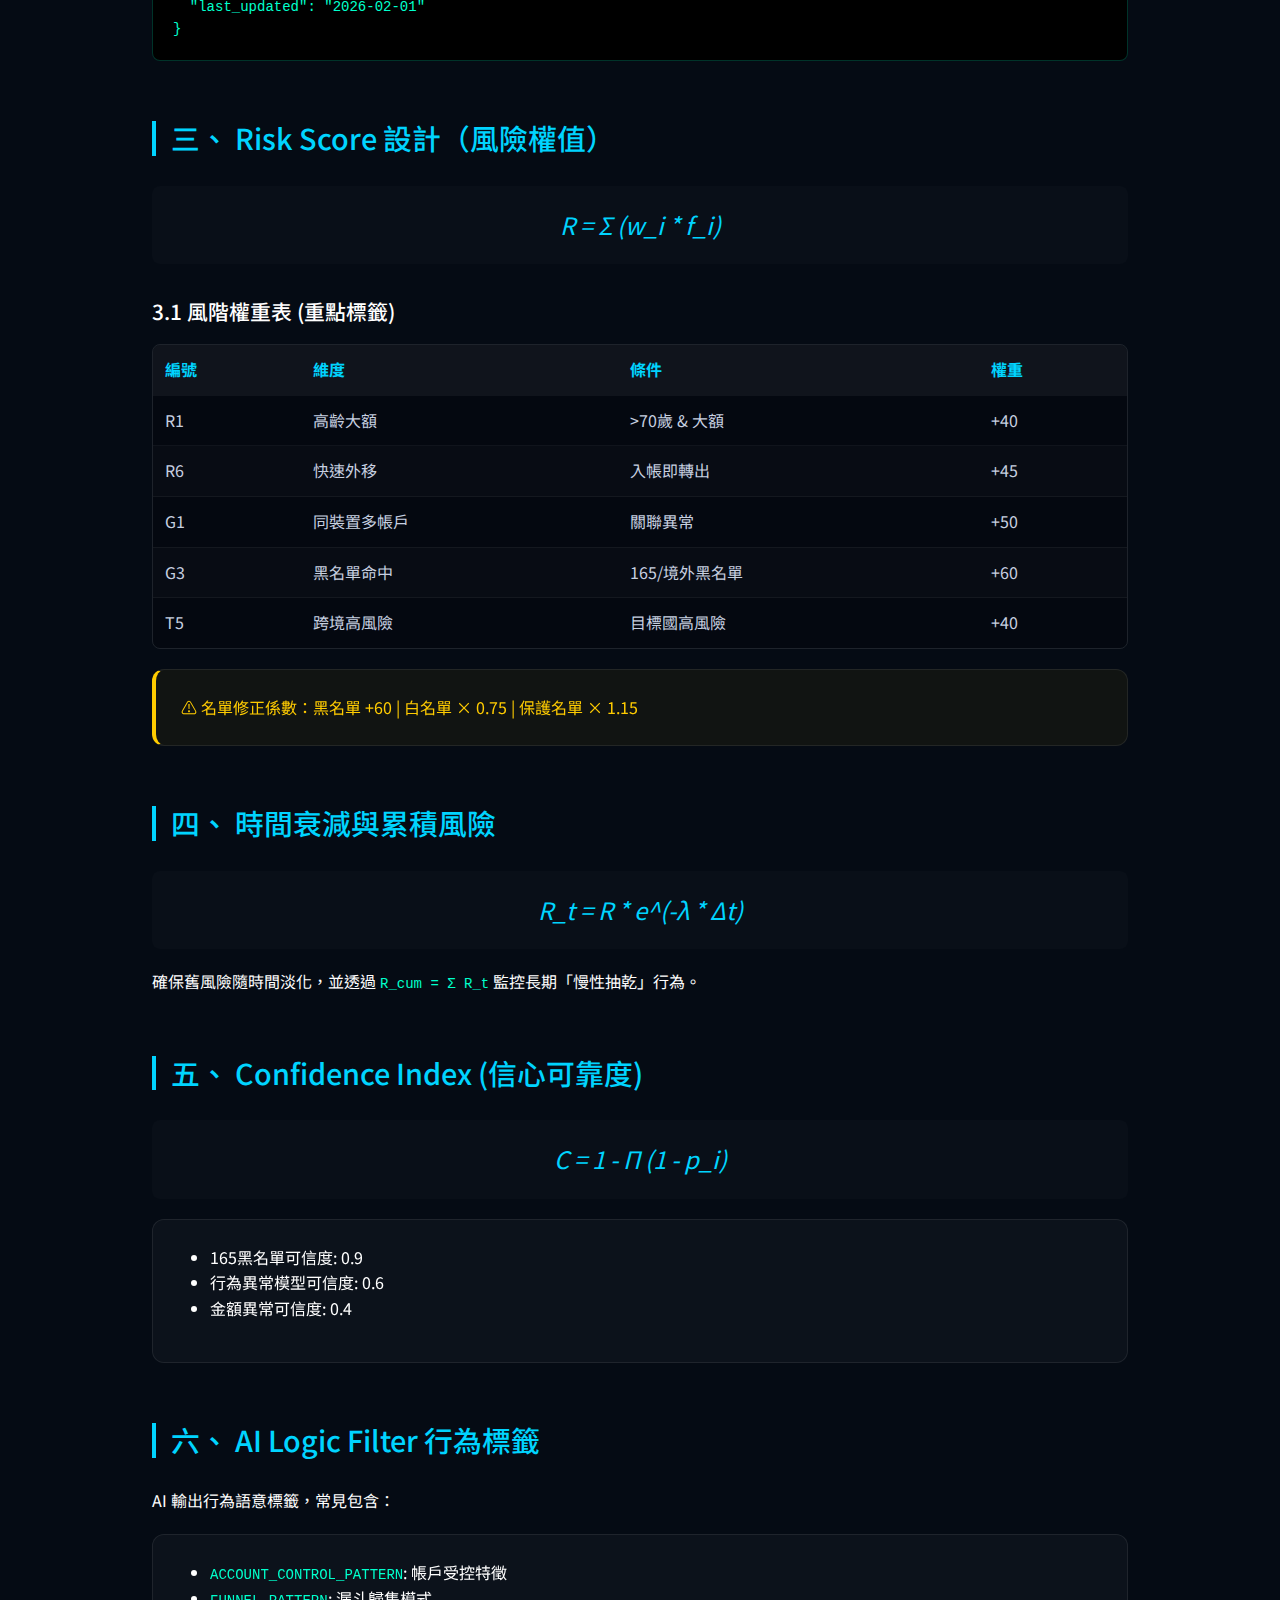
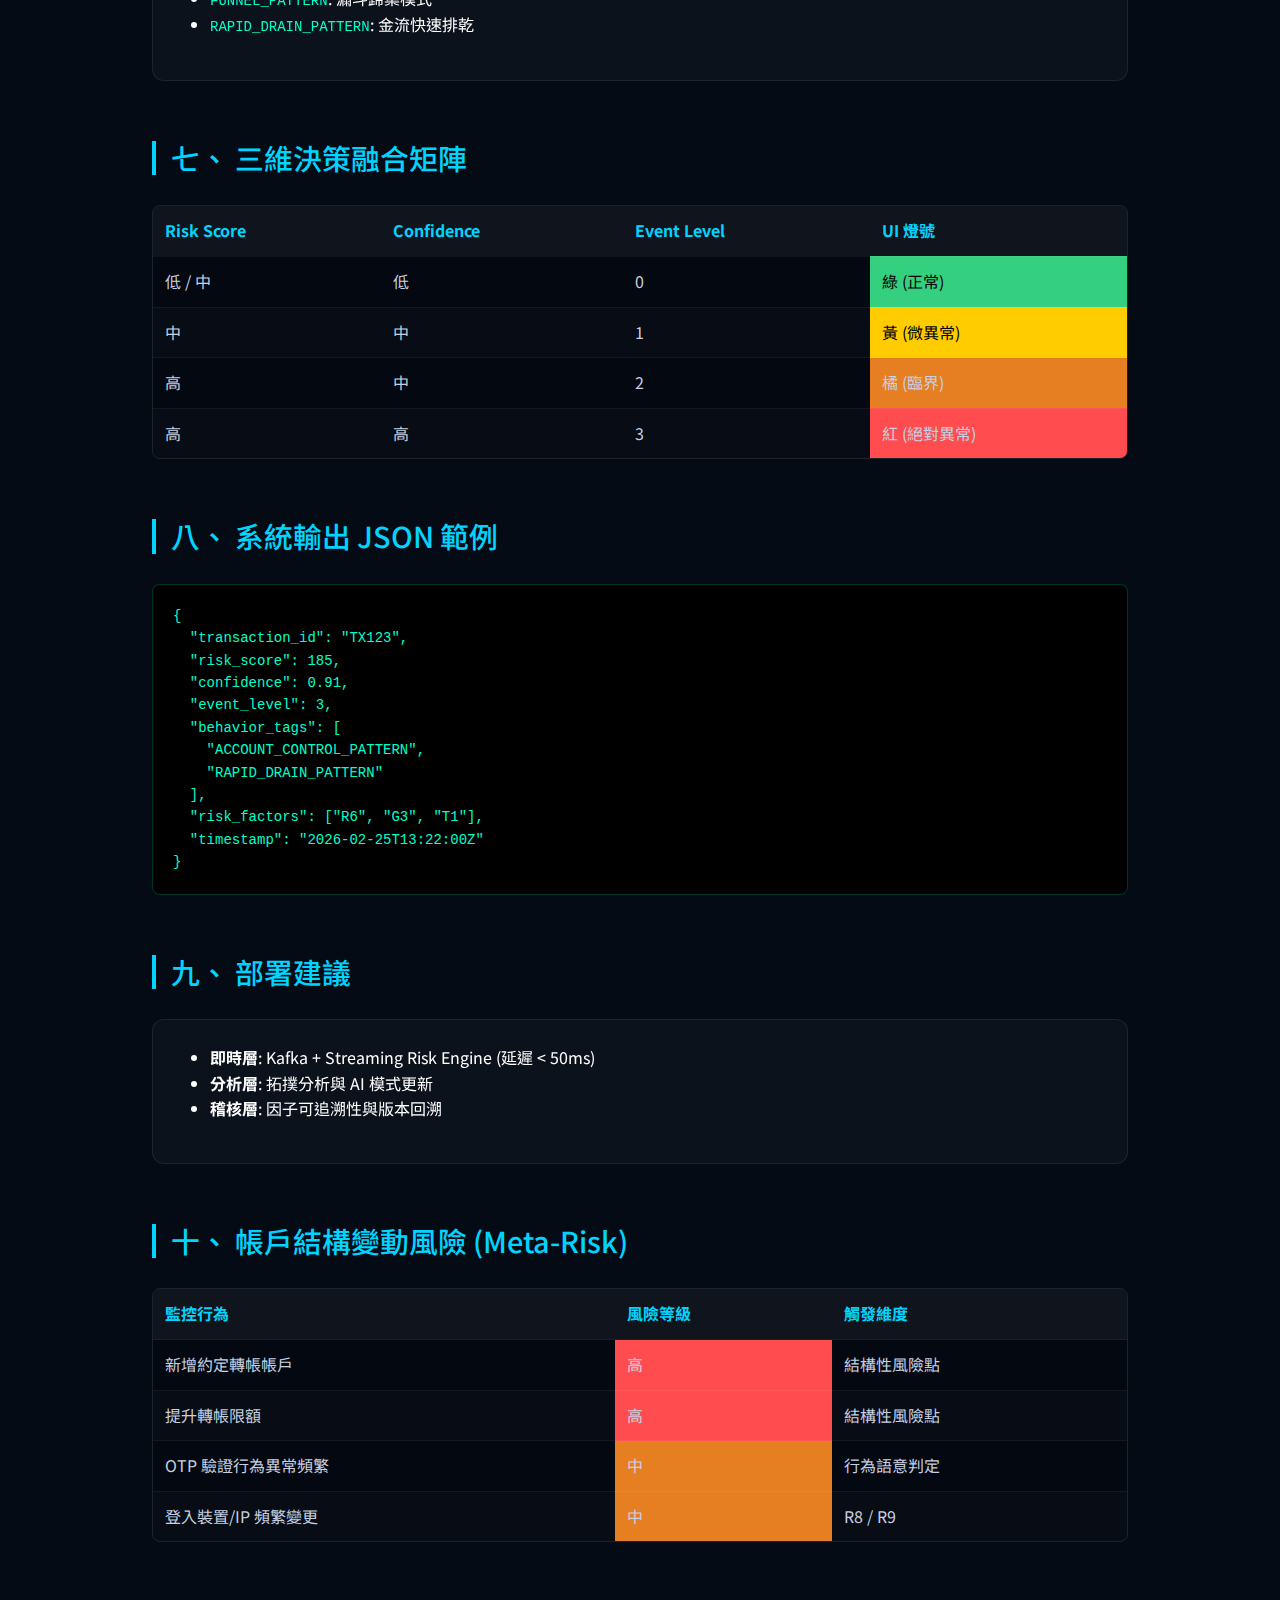
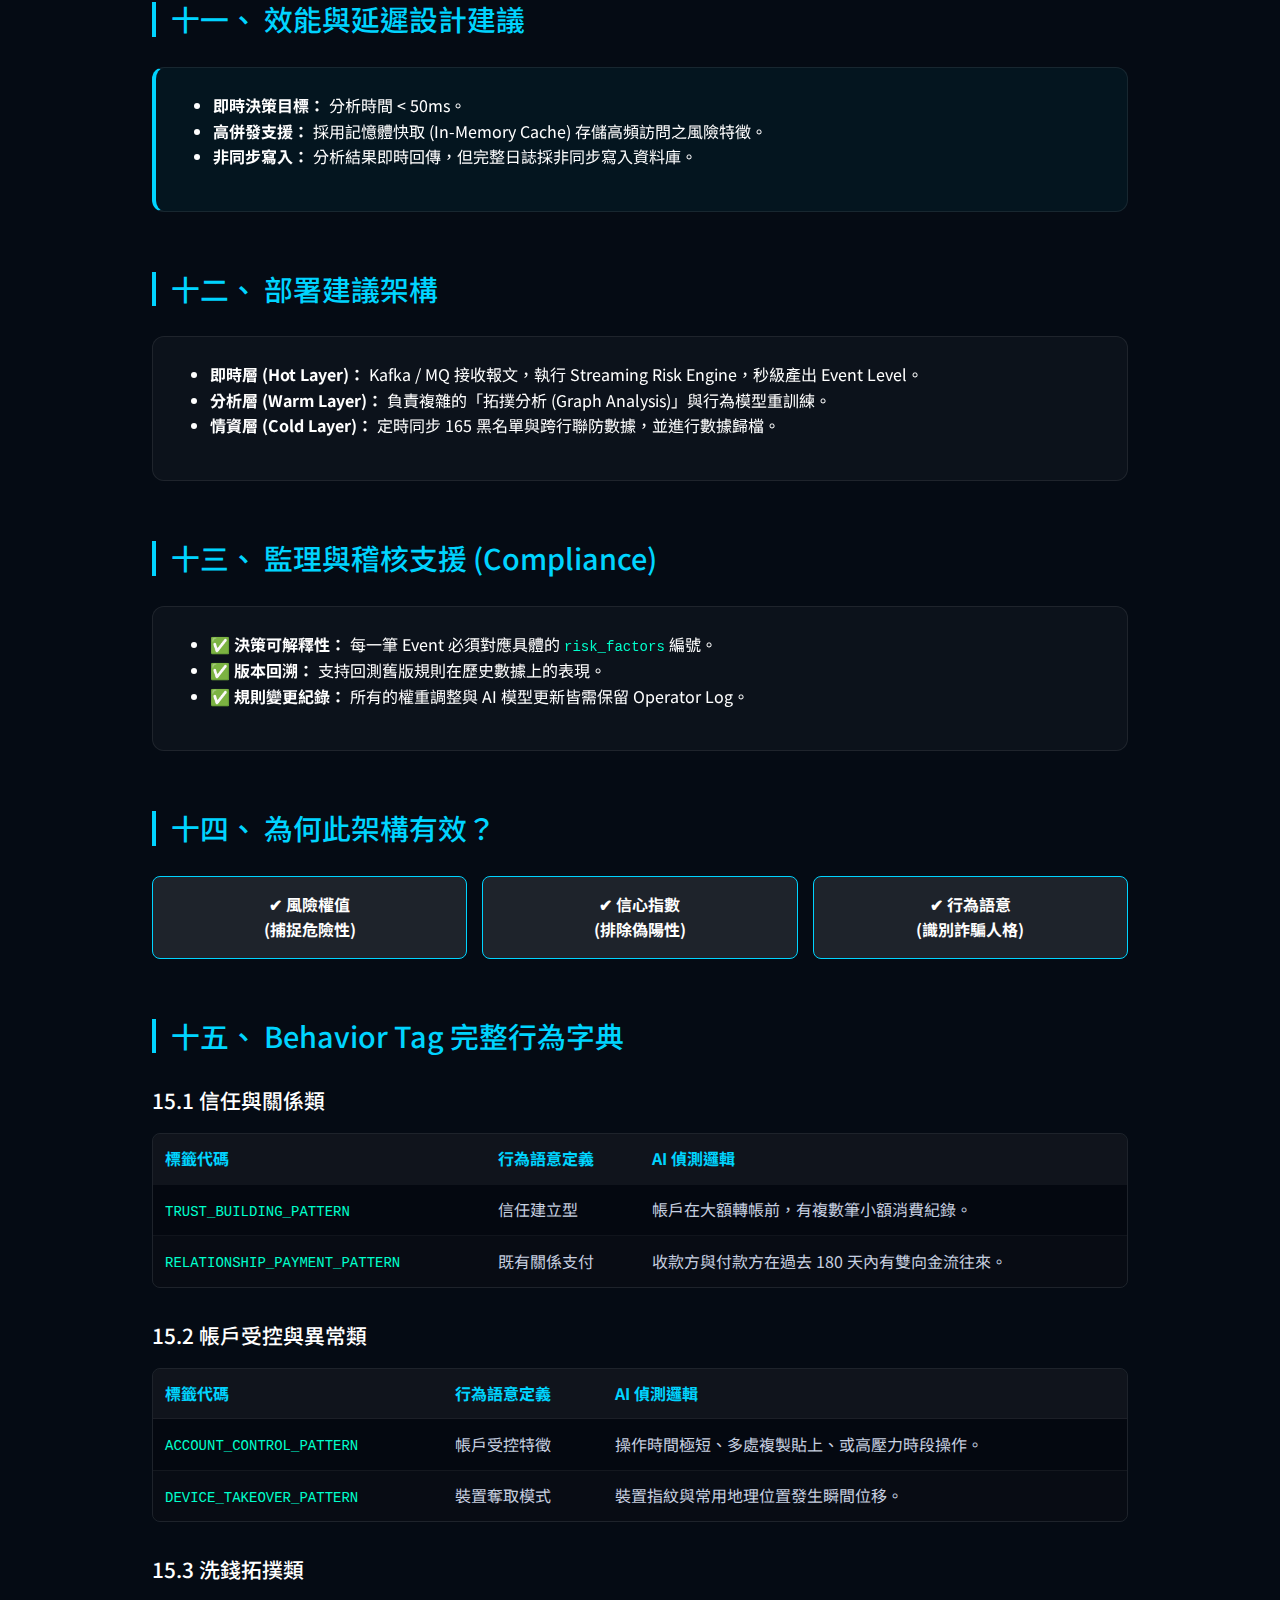
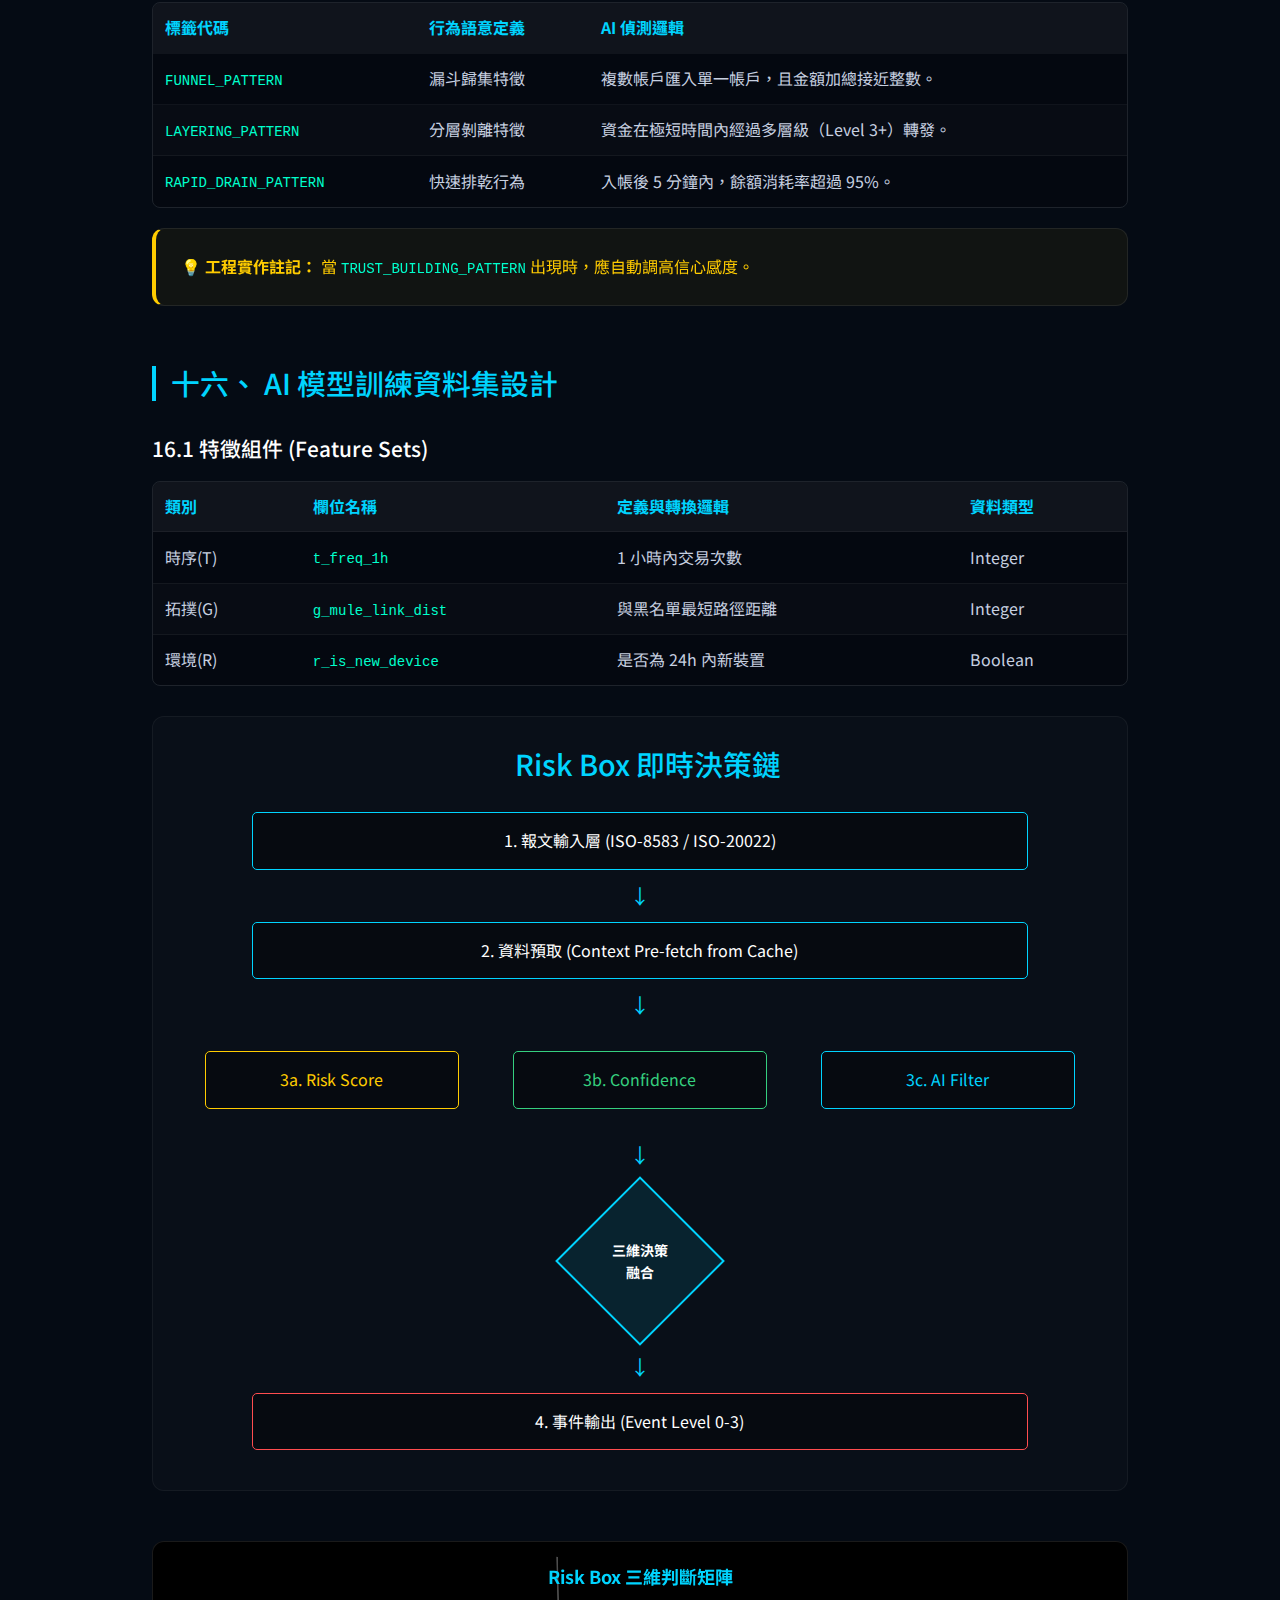
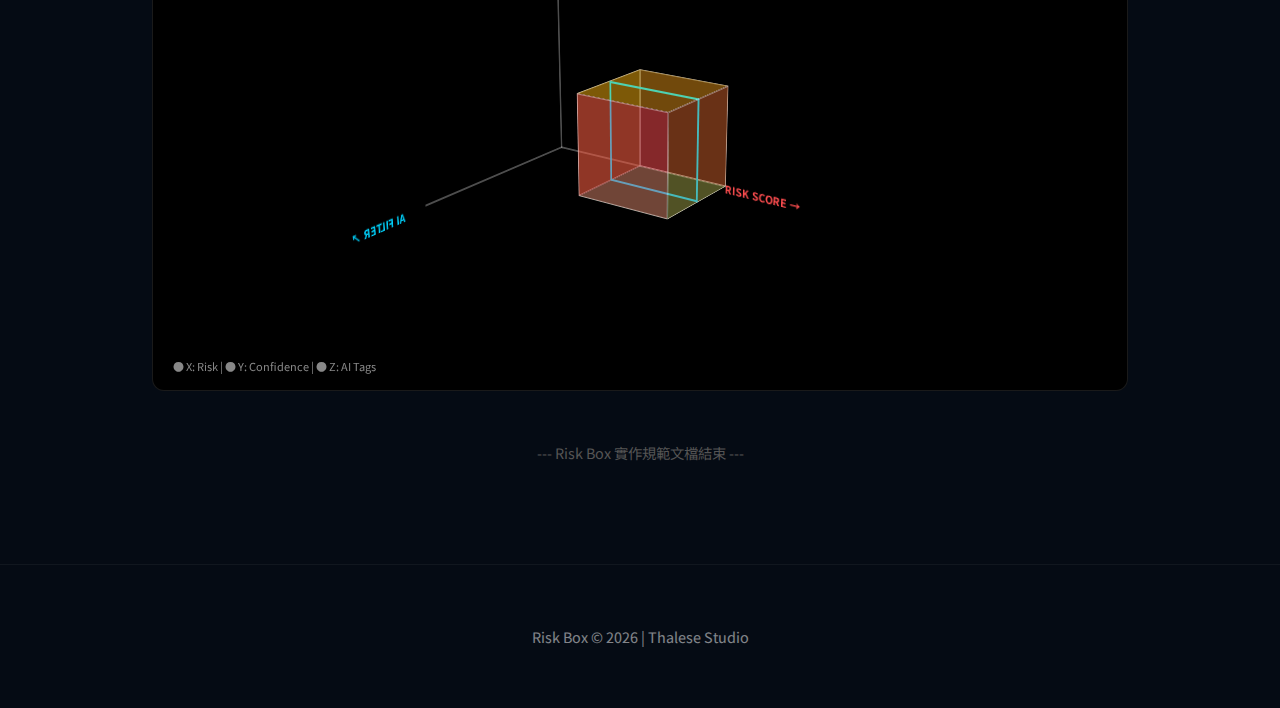
<file: architecture.html>
<!DOCTYPE html>
<html lang="zh-Hant">
<head>
    <meta charset="UTF-8">
    <title>Risk Box | 三維風控架構（工程實作版）</title>
    <meta name="viewport" content="width=device-width, initial-scale=1.0">
    <link href="https://cdn.jsdelivr.net/npm/bootstrap@5.3.0/dist/css/bootstrap.min.css" rel="stylesheet">
    <link href="https://fonts.googleapis.com/css2?family=Noto+Sans+TC:wght@300;400;600&display=swap" rel="stylesheet">
    <style>
        :root {
            --bg-dark: #050b14;
            --panel-bg: rgba(255, 255, 255, 0.03);
            --accent-blue: #00d4ff;
            --accent-green: #35d07f;
            --accent-red: #ff4d4f;
            --accent-yellow: #ffcc00;
            --text-gray: #c7d0e0;
        }

        body {
            font-family: 'Noto Sans TC', sans-serif;
            background: var(--bg-dark);
            color: #fff;
            padding-top: 80px;
            line-height: 1.6;
        }

        /* Navbar 同步 index.html */
        .navbar {
            background: rgba(5, 11, 20, 0.9) !important;
            backdrop-filter: blur(10px);
            border-bottom: 1px solid rgba(255,255,255,0.1);
        }
        .navbar-brand { font-weight: 600; color: #fff !important; }
        .nav-link { color: rgba(255,255,255,0.7) !important; transition: 0.3s; }
        .nav-link:hover, .nav-link.active { color: var(--accent-blue) !important; }

        .container { max-width: 1000px; margin-bottom: 100px; }

        h1 { text-align: center; margin: 40px 0; font-weight: 600; color: #fff; border-bottom: 2px solid var(--accent-blue); padding-bottom: 15px; }
        h2 { font-size: 1.8rem; margin-top: 60px; margin-bottom: 30px; color: var(--accent-blue); border-left: 4px solid var(--accent-blue); padding-left: 15px; }
        h3 { font-size: 1.3rem; margin-top: 35px; color: #fff; }

        /* 通用面板組件 */
        .glass-panel {
            background: var(--panel-bg);
            border: 1px solid rgba(255,255,255,0.08);
            padding: 25px;
            border-radius: 12px;
            backdrop-filter: blur(10px);
            margin: 20px 0;
        }

        /* 提醒區塊 */
        .highlight { border-left: 4px solid var(--accent-blue); background: rgba(0, 212, 255, 0.05); }
        .warning { border-left: 4px solid var(--accent-yellow); background: rgba(255, 204, 0, 0.05); color: var(--accent-yellow); }

        /* 表格樣式 */
        .table-container { overflow-x: auto; margin: 20px 0; border: 1px solid rgba(255,255,255,0.1); border-radius: 8px; }
        table { width: 100%; border-collapse: collapse; background: rgba(0,0,0,0.2); }
        th { background: rgba(255,255,255,0.05); color: var(--accent-blue); padding: 12px; text-align: left; }
        td { padding: 12px; border-top: 1px solid rgba(255,255,255,0.05); color: var(--text-gray); }
        tr:nth-child(even) { background: rgba(255,255,255,0.02); }

        /* 代碼區塊 */
        pre { background: #000; color: #00ffcc; padding: 20px; border-radius: 8px; border: 1px solid rgba(0,255,204,0.2); overflow-x: auto; font-family: 'Courier New', monospace; }
        code { color: #00ffcc; }

        /* 數學公式 */
        .math { text-align: center; font-size: 1.5rem; color: var(--accent-blue); padding: 20px; margin: 20px 0; background: rgba(255,255,255,0.02); border-radius: 8px; font-style: italic; }

        /* 網格系統 */
        .event-grid { display: grid; grid-template-columns: repeat(auto-fit, minmax(180px, 1fr)); gap: 15px; margin: 20px 0; }
        .event-item { padding: 15px; text-align: center; border-radius: 8px; color: #fff; font-weight: bold; background: rgba(255,255,255,0.1); }
        .level-0 { background: var(--accent-green); color: #000; }
        .level-1 { background: var(--accent-yellow); color: #000; }
        .level-2 { background: #e67e22; }
        .level-3 { background: var(--accent-red); }

        /* 決策鏈流程圖 */
        .flowchart-container { background: rgba(255,255,255,0.02); padding: 30px; border-radius: 12px; margin: 30px 0; border: 1px solid rgba(255,255,255,0.05); }
        .flow-step { border: 1px solid var(--accent-blue); padding: 15px; margin: 10px auto; width: 85%; text-align: center; background: rgba(0,0,0,0.3); border-radius: 5px; }
        .flow-arrow { text-align: center; font-size: 20px; color: var(--accent-blue); margin: 5px 0; }
        .parallel-grid { display: grid; grid-template-columns: 1fr 1fr 1fr; gap: 10px; margin: 20px 0; }
        .tag-engine { border-color: var(--accent-blue); color: var(--accent-blue); }
        .score-engine { border-color: var(--accent-yellow); color: var(--accent-yellow); }
        .conf-engine { border-color: var(--accent-green); color: var(--accent-green); }
        .decision-diamond { width: 120px; height: 120px; border: 2px solid var(--accent-blue); margin: 30px auto; transform: rotate(45deg); display: flex; align-items: center; justify-content: center; background: rgba(0,212,255,0.1); }
        .decision-text { transform: rotate(-45deg); font-size: 14px; font-weight: bold; color: #fff; text-align: center; }

        /* 3D 視覺化修正版本 */
        .risk-box-viz { 
            margin: 50px auto; 
            perspective: 1200px; 
            width: 100%; 
            height: 450px; 
            background: #000; 
            border-radius: 12px; 
            display: flex; 
            justify-content: center; 
            align-items: center; 
            position: relative; 
            border: 1px solid rgba(255,255,255,0.1);
            overflow: hidden; /* 防止座標軸溢出 */
        }
        .scene { 
            width: 200px; 
            height: 200px; 
            transform-style: preserve-3d; 
            transform: rotateX(-20deg) rotateY(-35deg); 
            transition: 0.5s; 
            position: relative;
            display: flex;
            justify-content: center;
            align-items: center;
        }
        .scene:hover { transform: rotateX(-10deg) rotateY(-15deg) scale(1.05); }
        
        /* 軸線定位優化 */
        .axis { position: absolute; background: rgba(255, 255, 255, 0.3); transform-origin: left center; }
        .axis-x { width: 200px; height: 2px; transform: rotateY(0deg) translateZ(0); left: 0; }
        .axis-y { width: 200px; height: 2px; transform: rotateZ(-90deg); left: 0; top: 100px; }
        .axis-z { width: 200px; height: 2px; transform: rotateY(-90deg); left: 0; }
        
        .axis-label { position: absolute; color: #fff; font-size: 11px; font-weight: bold; text-transform: uppercase; white-space: nowrap; }
        
        /* 方塊與動畫修正 */
        .cube { 
            width: 100px; 
            height: 100px; 
            position: absolute; 
            transform-style: preserve-3d; 
            /* 將方塊置於第一象限內 */
            transform: translate3d(50px, -50px, 50px); 
        }
        .face { position: absolute; width: 100px; height: 100px; border: 1px solid rgba(255, 255, 255, 0.4); }
        .face-front  { transform: rotateY(0deg) translateZ(50px); background: rgba(255, 77, 79, 0.4); }
        .face-back   { transform: rotateY(180deg) translateZ(50px); background: rgba(255, 77, 79, 0.2); }
        .face-right  { transform: rotateY(90deg) translateZ(50px); background: rgba(230, 126, 34, 0.3); }
        .face-left   { transform: rotateY(-90deg) translateZ(50px); background: rgba(230, 126, 34, 0.3); }
        .face-top    { transform: rotateX(90deg) translateZ(50px); background: rgba(255, 204, 0, 0.3); }
        .face-bottom { transform: rotateX(-90deg) translateZ(50px); background: rgba(53, 208, 127, 0.3); }
        
        .pulse { 
            position: absolute; 
            width: 100px; 
            height: 100px; 
            border: 2px solid var(--accent-blue); 
            animation: scan 2.5s infinite linear; 
            transform-style: preserve-3d; 
            left: 0; 
            top: 0; 
        }
        @keyframes scan { 
            0% { transform: translateZ(-50px); opacity: 0; } 
            50% { opacity: 1; } 
            100% { transform: translateZ(100px); opacity: 0; } 
        }
        
        .legend { position: absolute; bottom: 15px; left: 20px; color: #888; font-size: 11px; }

        .footer { text-align: center; padding: 60px; opacity: 0.5; font-size: 0.9rem; border-top: 1px solid rgba(255,255,255,0.1); }
    </style>
</head>
<body>

<nav class="navbar navbar-expand-lg navbar-dark fixed-top">
    <div class="container-fluid px-5">
        <a class="navbar-brand" href="index.html">RISK BOX</a>
        <div class="collapse navbar-collapse" id="navbarNav">
            <ul class="navbar-nav ms-auto">
                <li class="nav-item"><a class="nav-link" href="index.html">首頁</a></li>
                <li class="nav-item"><a class="nav-link active" href="architecture.html">架構說明</a></li>
            </ul>
        </div>
    </div>
</nav>

<div class="container">
    <h1>Risk Box 三維風控架構（工程實作版）</h1>
    
    <div class="glass-panel highlight">
        <p><strong>原則：</strong> 落地部署、監理可稽核、工程可實作。</p>
        <p><strong>數據範圍：</strong> ISO-8583, ISO-20022, 165聯防黑名單, 內部白名單, 行為交易統計。</p>
    </div>

    <h2>一、 系統定位與核心架構</h2>
    <p>Risk Box 是部署於 <strong>OSI Layer 7</strong> 的交易風險分析引擎，定位為「旁路分析」，不阻斷交易、不參與帳務，僅輸出風險標記與處置建議。</p>
    
    <div class="event-grid">
        <div class="event-item level-3">1. Risk Score<br>危險程度</div>
        <div class="event-item" style="background-color: #2980b9;">2. Confidence Index<br>可信程度</div>
        <div class="event-item" style="background-color: #8e44ad;">3. AI Logic Filter<br>行為語意</div>
    </div>

    <h2>二、 系統資料來源與格式</h2>
    
    <h3>2.1 ISO-8583 欄位映射</h3>
    <div class="table-container">
        <table>
            <thead>
                <tr><th>欄位</th><th>說明</th><th>用途</th></tr>
            </thead>
            <tbody>
                <tr><td>MTI</td><td>訊息類型</td><td>交易類型判定</td></tr>
                <tr><td>DE4</td><td>Amount</td><td>金額分析</td></tr>
                <tr><td>DE18</td><td>MCC</td><td>商戶類型分析</td></tr>
                <tr><td>DE43</td><td>Merchant Name</td><td>類型判斷</td></tr>
                <tr><td>DE61</td><td>POS Data</td><td>交易環境</td></tr>
                <tr><td>DE103</td><td>Receiving Account</td><td>收款帳戶</td></tr>
            </tbody>
        </table>
    </div>

    <h3>2.2 ISO-20022 XPath 關鍵路徑</h3>
    <div class="glass-panel">
        <ul>
            <li><code>/IntrBkSttlmAmt</code>: 跨行清算金額</li>
            <li><code>/DbtrAcct/Id</code>: 付款人帳戶識別</li>
            <li><code>/CdtrAcct/Id</code>: 收款人帳戶識別</li>
            <li><code>/CdtrAgt/BIC</code>: 接收行代碼（跨境高風險識別）</li>
        </ul>
    </div>

    <h3>2.3 黑/白名單資料格式 (JSON)</h3>
    <pre>{
  "account_hash": "hash_value",
  "risk_type": "fraud_mule",
  "confidence": 0.92,
  "source": "165",
  "last_updated": "2026-02-01"
}</pre>

    <h2>三、 Risk Score 設計（風險權值）</h2>
    <div class="math">R = Σ (w_i * f_i)</div>

    <h3>3.1 風階權重表 (重點標籤)</h3>
    <div class="table-container">
        <table>
            <thead>
                <tr><th>編號</th><th>維度</th><th>條件</th><th>權重</th></tr>
            </thead>
            <tbody>
                <tr><td>R1</td><td>高齡大額</td><td>>70歲 & 大額</td><td>+40</td></tr>
                <tr><td>R6</td><td>快速外移</td><td>入帳即轉出</td><td>+45</td></tr>
                <tr><td>G1</td><td>同裝置多帳戶</td><td>關聯異常</td><td>+50</td></tr>
                <tr><td>G3</td><td>黑名單命中</td><td>165/境外黑名單</td><td>+60</td></tr>
                <tr><td>T5</td><td>跨境高風險</td><td>目標國高風險</td><td>+40</td></tr>
            </tbody>
        </table>
    </div>

    <div class="glass-panel warning">
        ⚠ 名單修正係數：黑名單 +60 | 白名單 × 0.75 | 保護名單 × 1.15
    </div>

    <h2>四、 時間衰減與累積風險</h2>
    <div class="math">R_t = R * e^(-λ * Δt)</div>
    <p>確保舊風險隨時間淡化，並透過 <code>R_cum = Σ R_t</code> 監控長期「慢性抽乾」行為。</p>

    <h2>五、 Confidence Index (信心可靠度)</h2>
    <div class="math">C = 1 - Π (1 - p_i)</div>
    <div class="glass-panel">
        <ul>
            <li>165黑名單可信度: 0.9</li>
            <li>行為異常模型可信度: 0.6</li>
            <li>金額異常可信度: 0.4</li>
        </ul>
    </div>

    <h2>六、 AI Logic Filter 行為標籤</h2>
    <p>AI 輸出行為語意標籤，常見包含：</p>
    <div class="glass-panel">
        <ul>
            <li><code>ACCOUNT_CONTROL_PATTERN</code>: 帳戶受控特徵</li>
            <li><code>FUNNEL_PATTERN</code>: 漏斗歸集模式</li>
            <li><code>RAPID_DRAIN_PATTERN</code>: 金流快速排乾</li>
        </ul>
    </div>

    <h2>七、 三維決策融合矩陣</h2>
    <div class="table-container">
        <table>
            <thead>
                <tr><th>Risk Score</th><th>Confidence</th><th>Event Level</th><th>UI 燈號</th></tr>
            </thead>
            <tbody>
                <tr><td>低 / 中</td><td>低</td><td>0</td><td class="level-0">綠 (正常)</td></tr>
                <tr><td>中</td><td>中</td><td>1</td><td class="level-1">黃 (微異常)</td></tr>
                <tr><td>高</td><td>中</td><td>2</td><td class="level-2">橘 (臨界)</td></tr>
                <tr><td>高</td><td>高</td><td>3</td><td class="level-3">紅 (絕對異常)</td></tr>
            </tbody>
        </table>
    </div>

    <h2>八、 系統輸出 JSON 範例</h2>
    <pre>{
  "transaction_id": "TX123",
  "risk_score": 185,
  "confidence": 0.91,
  "event_level": 3,
  "behavior_tags": [
    "ACCOUNT_CONTROL_PATTERN",
    "RAPID_DRAIN_PATTERN"
  ],
  "risk_factors": ["R6", "G3", "T1"],
  "timestamp": "2026-02-25T13:22:00Z"
}</pre>

    <h2>九、 部署建議</h2>
    <div class="glass-panel">
        <ul>
            <li><strong>即時層</strong>: Kafka + Streaming Risk Engine (延遲 &lt; 50ms)</li>
            <li><strong>分析層</strong>: 拓撲分析與 AI 模式更新</li>
            <li><strong>稽核層</strong>: 因子可追溯性與版本回溯</li>
        </ul>
    </div>

    <h2>十、 帳戶結構變動風險 (Meta-Risk)</h2>
    <div class="table-container">
        <table>
            <thead>
                <tr><th>監控行為</th><th>風險等級</th><th>觸發維度</th></tr>
            </thead>
            <tbody>
                <tr><td>新增約定轉帳帳戶</td><td class="level-3">高</td><td>結構性風險點</td></tr>
                <tr><td>提升轉帳限額</td><td class="level-3">高</td><td>結構性風險點</td></tr>
                <tr><td>OTP 驗證行為異常頻繁</td><td class="level-2">中</td><td>行為語意判定</td></tr>
                <tr><td>登入裝置/IP 頻繁變更</td><td class="level-2">中</td><td>R8 / R9</td></tr>
            </tbody>
        </table>
    </div>

    <h2>十一、 效能與延遲設計建議</h2>
    <div class="glass-panel highlight">
        <ul>
            <li><strong>即時決策目標：</strong> 分析時間 &lt; 50ms。</li>
            <li><strong>高併發支援：</strong> 採用記憶體快取 (In-Memory Cache) 存儲高頻訪問之風險特徵。</li>
            <li><strong>非同步寫入：</strong> 分析結果即時回傳，但完整日誌採非同步寫入資料庫。</li>
        </ul>
    </div>

    <h2>十二、 部署建議架構</h2>
    <div class="glass-panel">
        <ul>
            <li><strong>即時層 (Hot Layer)：</strong> Kafka / MQ 接收報文，執行 Streaming Risk Engine，秒級產出 Event Level。</li>
            <li><strong>分析層 (Warm Layer)：</strong> 負責複雜的「拓撲分析 (Graph Analysis)」與行為模型重訓練。</li>
            <li><strong>情資層 (Cold Layer)：</strong> 定時同步 165 黑名單與跨行聯防數據，並進行數據歸檔。</li>
        </ul>
    </div>

    <h2>十三、 監理與稽核支援 (Compliance)</h2>
    <div class="glass-panel">
        <ul>
            <li>✅ <strong>決策可解釋性：</strong> 每一筆 Event 必須對應具體的 <code>risk_factors</code> 編號。</li>
            <li>✅ <strong>版本回溯：</strong> 支持回測舊版規則在歷史數據上的表現。</li>
            <li>✅ <strong>規則變更紀錄：</strong> 所有的權重調整與 AI 模型更新皆需保留 Operator Log。</li>
        </ul>
    </div>

    <h2>十四、 為何此架構有效？</h2>
    <div class="event-grid">
        <div class="event-item" style="border: 1px solid var(--accent-blue);">✔ 風險權值<br>(捕捉危險性)</div>
        <div class="event-item" style="border: 1px solid var(--accent-blue);">✔ 信心指數<br>(排除偽陽性)</div>
        <div class="event-item" style="border: 1px solid var(--accent-blue);">✔ 行為語意<br>(識別詐騙人格)</div>
    </div>

    <h2>十五、 Behavior Tag 完整行為字典</h2>
    <h3>15.1 信任與關係類</h3>
    <div class="table-container">
        <table>
            <thead><tr><th>標籤代碼</th><th>行為語意定義</th><th>AI 偵測邏輯</th></tr></thead>
            <tbody>
                <tr><td><code>TRUST_BUILDING_PATTERN</code></td><td>信任建立型</td><td>帳戶在大額轉帳前，有複數筆小額消費紀錄。</td></tr>
                <tr><td><code>RELATIONSHIP_PAYMENT_PATTERN</code></td><td>既有關係支付</td><td>收款方與付款方在過去 180 天內有雙向金流往來。</td></tr>
            </tbody>
        </table>
    </div>

    <h3>15.2 帳戶受控與異常類</h3>
    <div class="table-container">
        <table>
            <thead><tr><th>標籤代碼</th><th>行為語意定義</th><th>AI 偵測邏輯</th></tr></thead>
            <tbody>
                <tr><td><code>ACCOUNT_CONTROL_PATTERN</code></td><td>帳戶受控特徵</td><td>操作時間極短、多處複製貼上、或高壓力時段操作。</td></tr>
                <tr><td><code>DEVICE_TAKEOVER_PATTERN</code></td><td>裝置奪取模式</td><td>裝置指紋與常用地理位置發生瞬間位移。</td></tr>
            </tbody>
        </table>
    </div>

    <h3>15.3 洗錢拓撲類</h3>
    <div class="table-container">
        <table>
            <thead><tr><th>標籤代碼</th><th>行為語意定義</th><th>AI 偵測邏輯</th></tr></thead>
            <tbody>
                <tr><td><code>FUNNEL_PATTERN</code></td><td>漏斗歸集特徵</td><td>複數帳戶匯入單一帳戶，且金額加總接近整數。</td></tr>
                <tr><td><code>LAYERING_PATTERN</code></td><td>分層剝離特徵</td><td>資金在極短時間內經過多層級（Level 3+）轉發。</td></tr>
                <tr><td><code>RAPID_DRAIN_PATTERN</code></td><td>快速排乾行為</td><td>入帳後 5 分鐘內，餘額消耗率超過 95%。</td></tr>
            </tbody>
        </table>
    </div>

    <div class="glass-panel warning">
        <strong>💡 工程實作註記：</strong> 當 <code>TRUST_BUILDING_PATTERN</code> 出現時，應自動調高信心感度。
    </div>

    <h2>十六、 AI 模型訓練資料集設計</h2>
    <h3>16.1 特徵組件 (Feature Sets)</h3>
    <div class="table-container">
        <table>
            <thead><tr><th>類別</th><th>欄位名稱</th><th>定義與轉換邏輯</th><th>資料類型</th></tr></thead>
            <tbody>
                <tr><td>時序(T)</td><td><code>t_freq_1h</code></td><td>1 小時內交易次數</td><td>Integer</td></tr>
                <tr><td>拓撲(G)</td><td><code>g_mule_link_dist</code></td><td>與黑名單最短路徑距離</td><td>Integer</td></tr>
                <tr><td>環境(R)</td><td><code>r_is_new_device</code></td><td>是否為 24h 內新裝置</td><td>Boolean</td></tr>
            </tbody>
        </table>
    </div>

    <div class="flowchart-container">
        <h2 style="text-align:center; border:none; margin-top:0;">Risk Box 即時決策鏈</h2>
        <div class="flow-step">1. 報文輸入層 (ISO-8583 / ISO-20022)</div>
        <div class="flow-arrow">↓</div>
        <div class="flow-step">2. 資料預取 (Context Pre-fetch from Cache)</div>
        <div class="flow-arrow">↓</div>
        <div class="parallel-grid">
            <div class="flow-step score-engine">3a. Risk Score</div>
            <div class="flow-step conf-engine">3b. Confidence</div>
            <div class="flow-step tag-engine">3c. AI Filter</div>
        </div>
        <div class="flow-arrow">↓</div>
        <div class="decision-diamond"><div class="decision-text">三維決策<br>融合</div></div>
        <div class="flow-arrow">↓</div>
        <div class="flow-step" style="border-color: var(--accent-red);">4. 事件輸出 (Event Level 0-3)</div>
    </div>

    <div class="risk-box-viz">
        <div style="position: absolute; top: 20px; color: var(--accent-blue); font-weight: bold; font-size: 18px; z-index: 10;">
            Risk Box 三維判斷矩陣
        </div>
        <div class="scene">
            <div class="axis axis-x"><span class="axis-label" style="right: -80px; top: -5px; color: var(--accent-red);">Risk Score →</span></div>
            <div class="axis axis-y"><span class="axis-label" style="right: -100px; top: -5px; color: var(--accent-green);">Confidence ↑</span></div>
            <div class="axis axis-z"><span class="axis-label" style="right: -90px; top: -5px; color: var(--accent-blue);">AI Filter ↗</span></div>
            
            <div class="cube">
                <div class="face face-front"></div>
                <div class="face face-back"></div>
                <div class="face face-right"></div>
                <div class="face face-left"></div>
                <div class="face face-top"></div>
                <div class="face face-bottom"></div>
                <div class="pulse"></div>
            </div>
        </div>
        <div class="legend">● X: Risk | ● Y: Confidence | ● Z: AI Tags</div>
    </div>

    <p style="text-align: center; margin-top: 30px; color: #555; font-size: 0.9em;">--- Risk Box 實作規範文檔結束 ---</p>
</div>

<div class="footer">Risk Box © 2026 | Thalese Studio</div>

<script src="https://cdn.jsdelivr.net/npm/bootstrap@5.3.0/dist/js/bootstrap.bundle.min.js"></script>
</body>
</html>
</file>
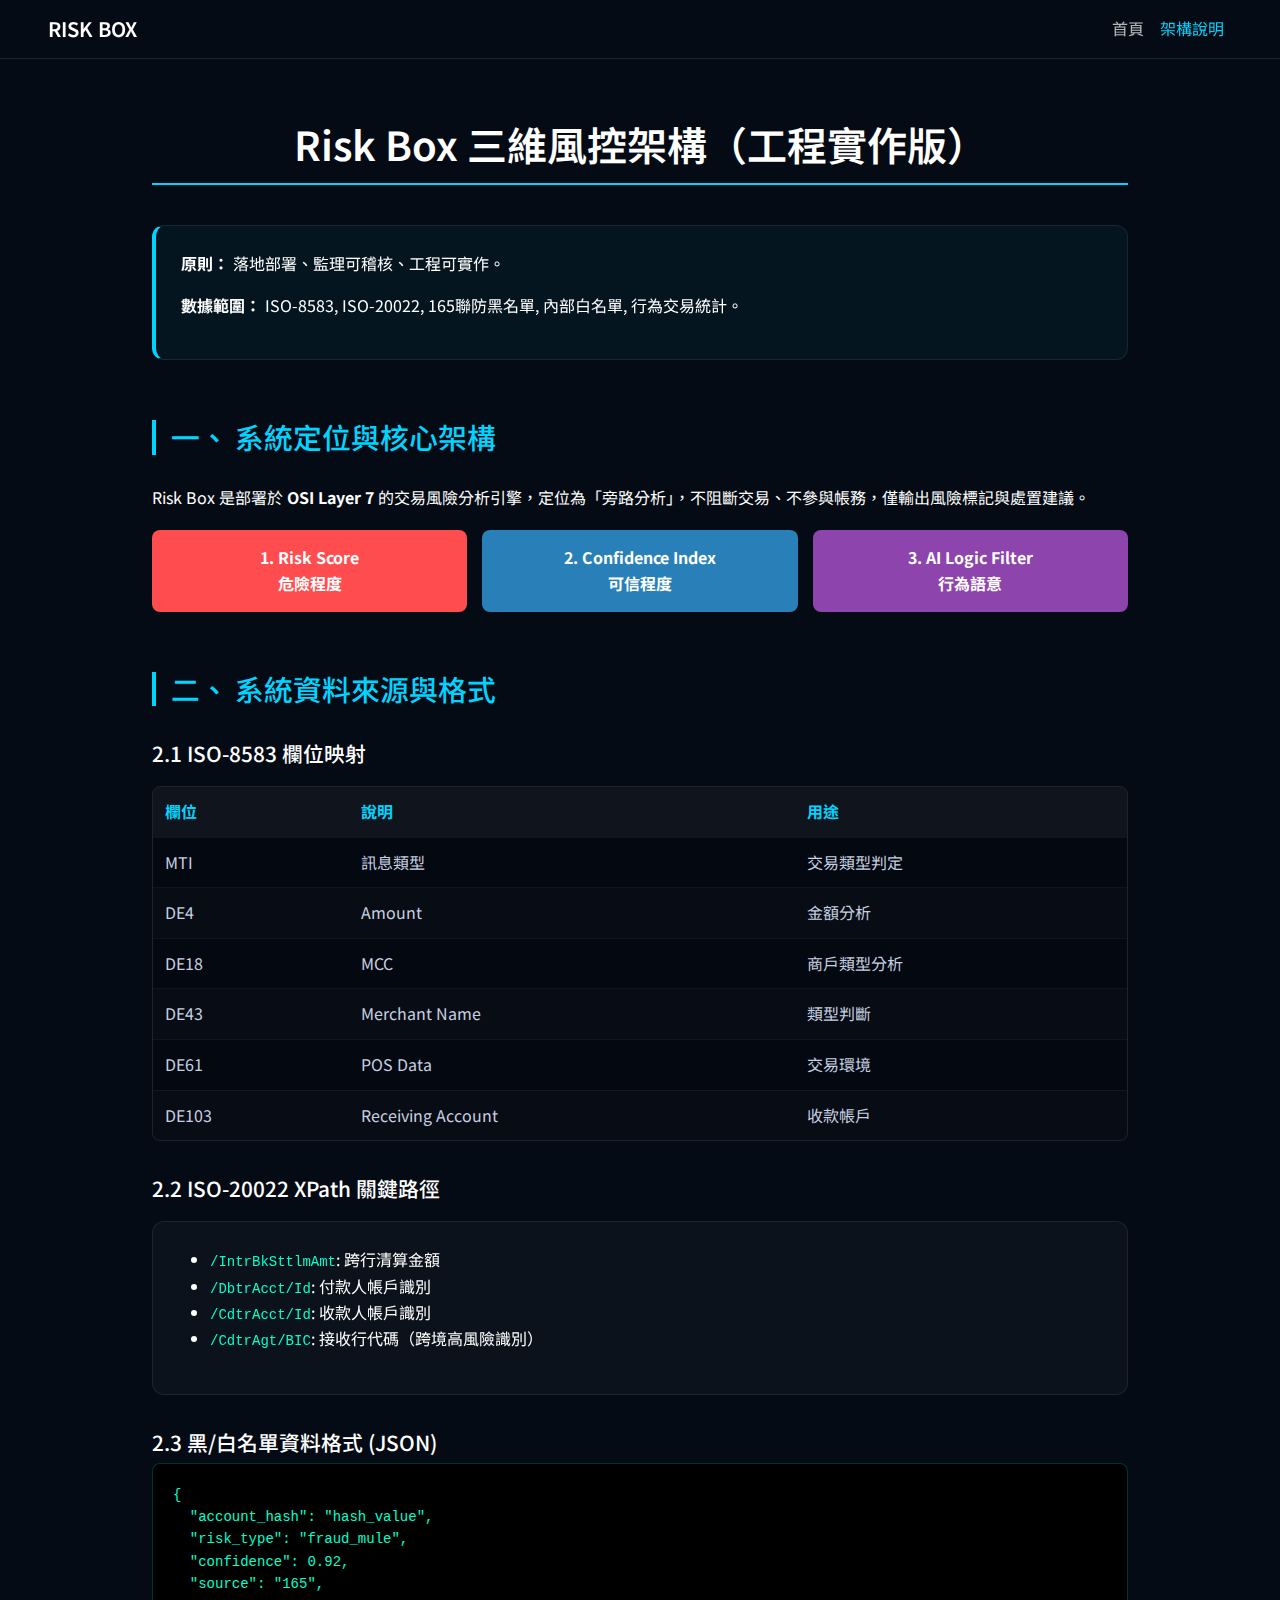
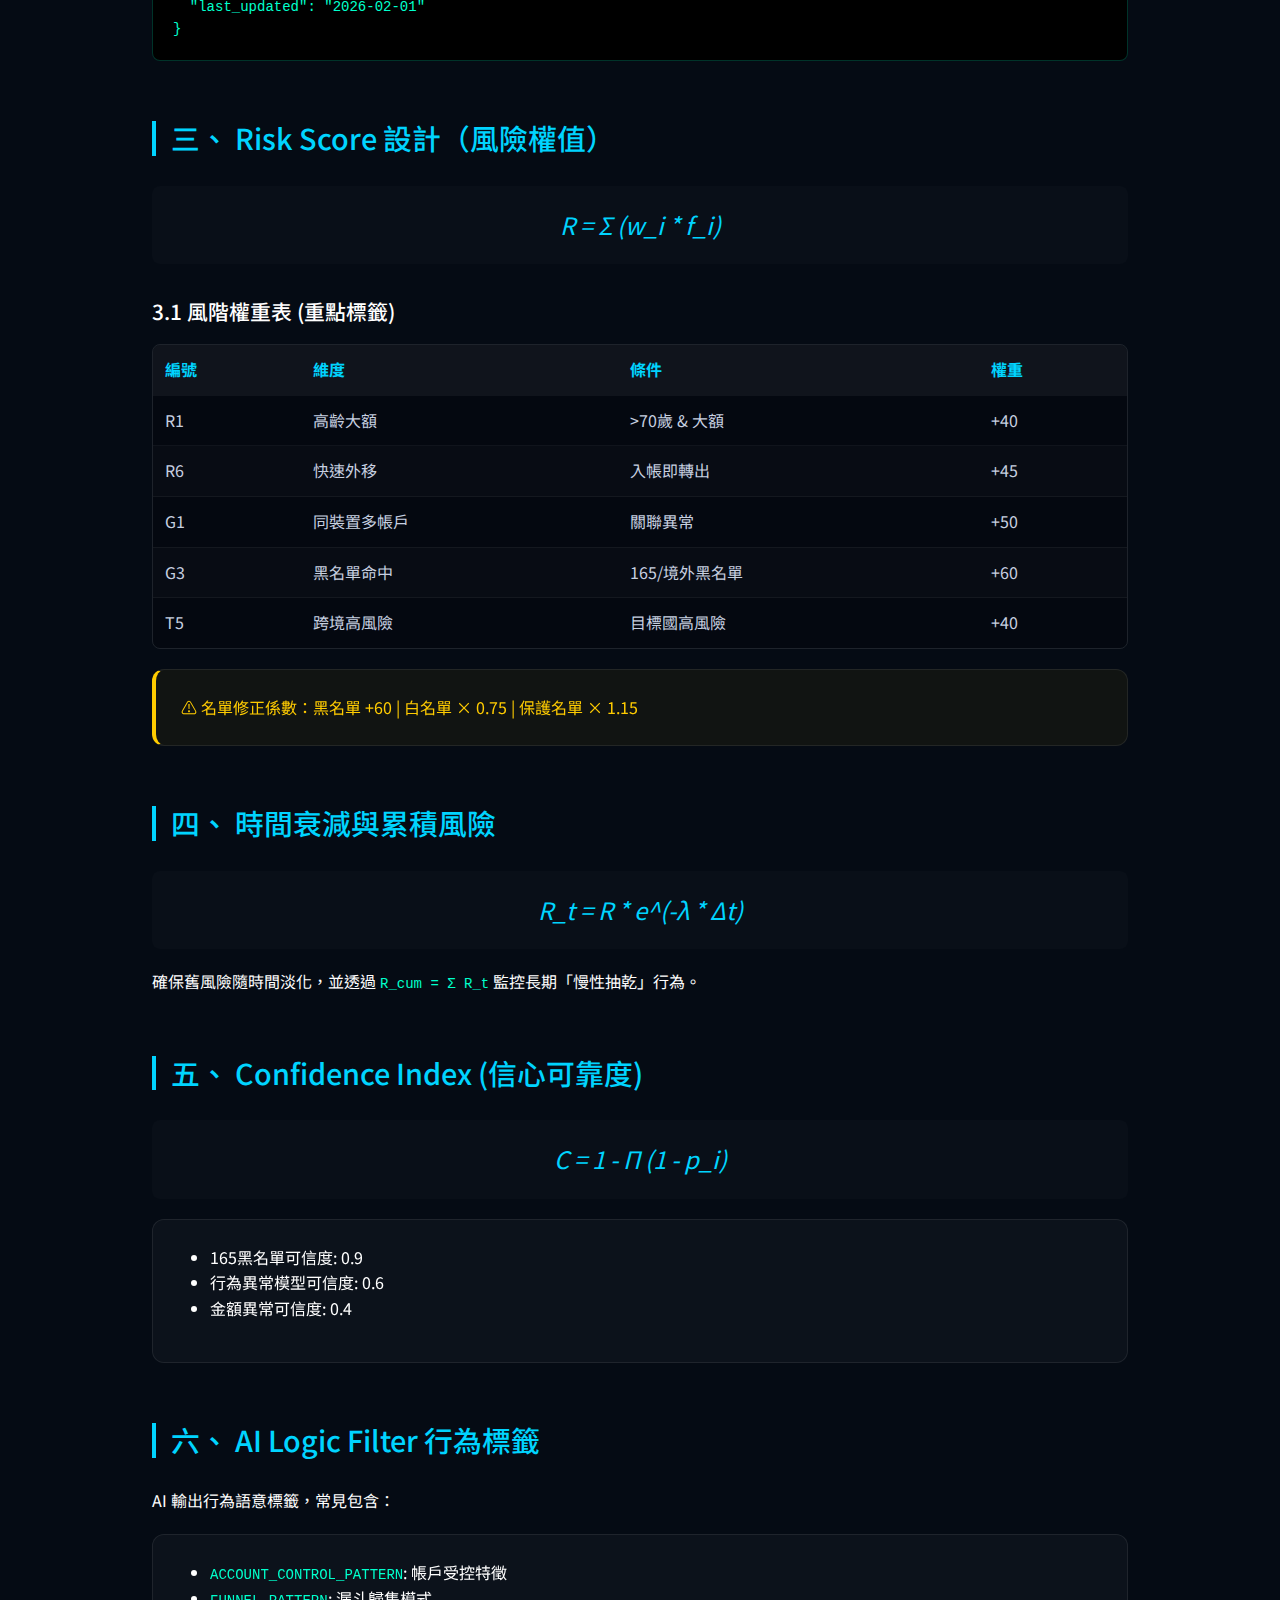
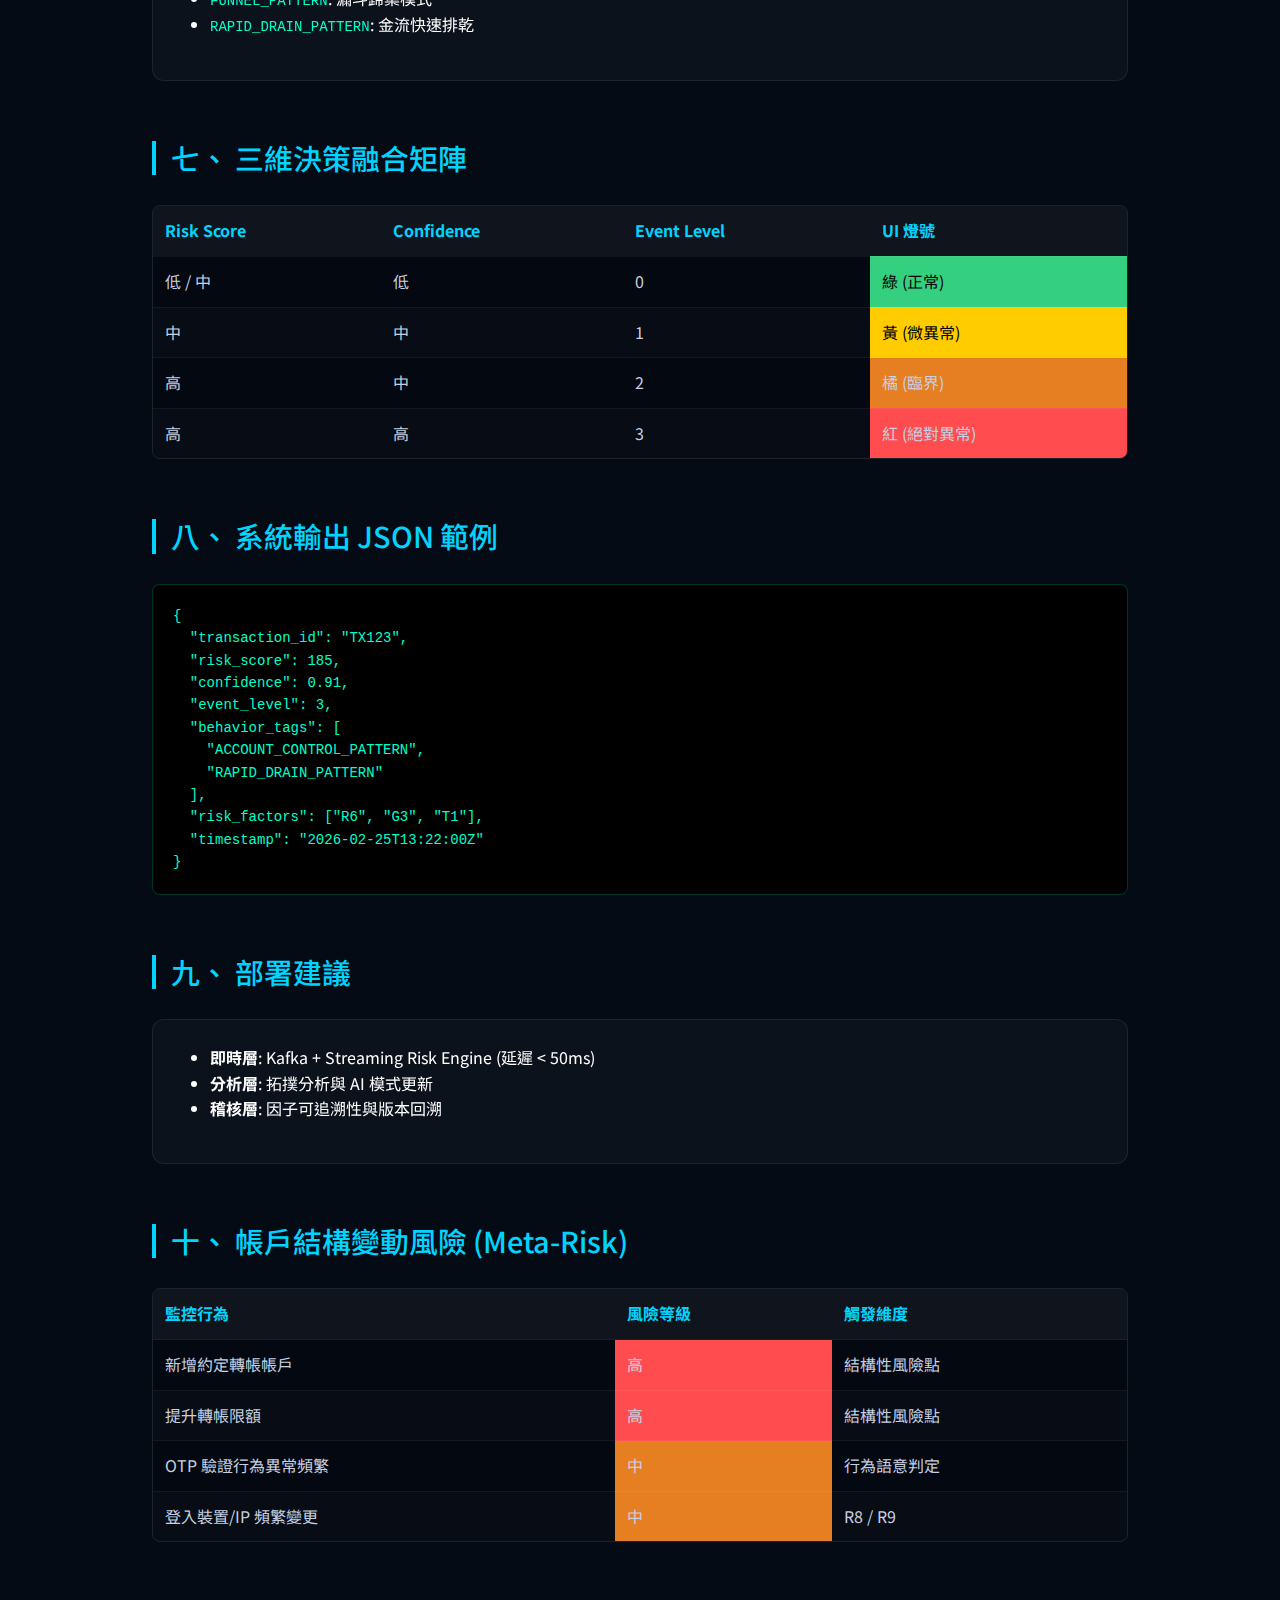
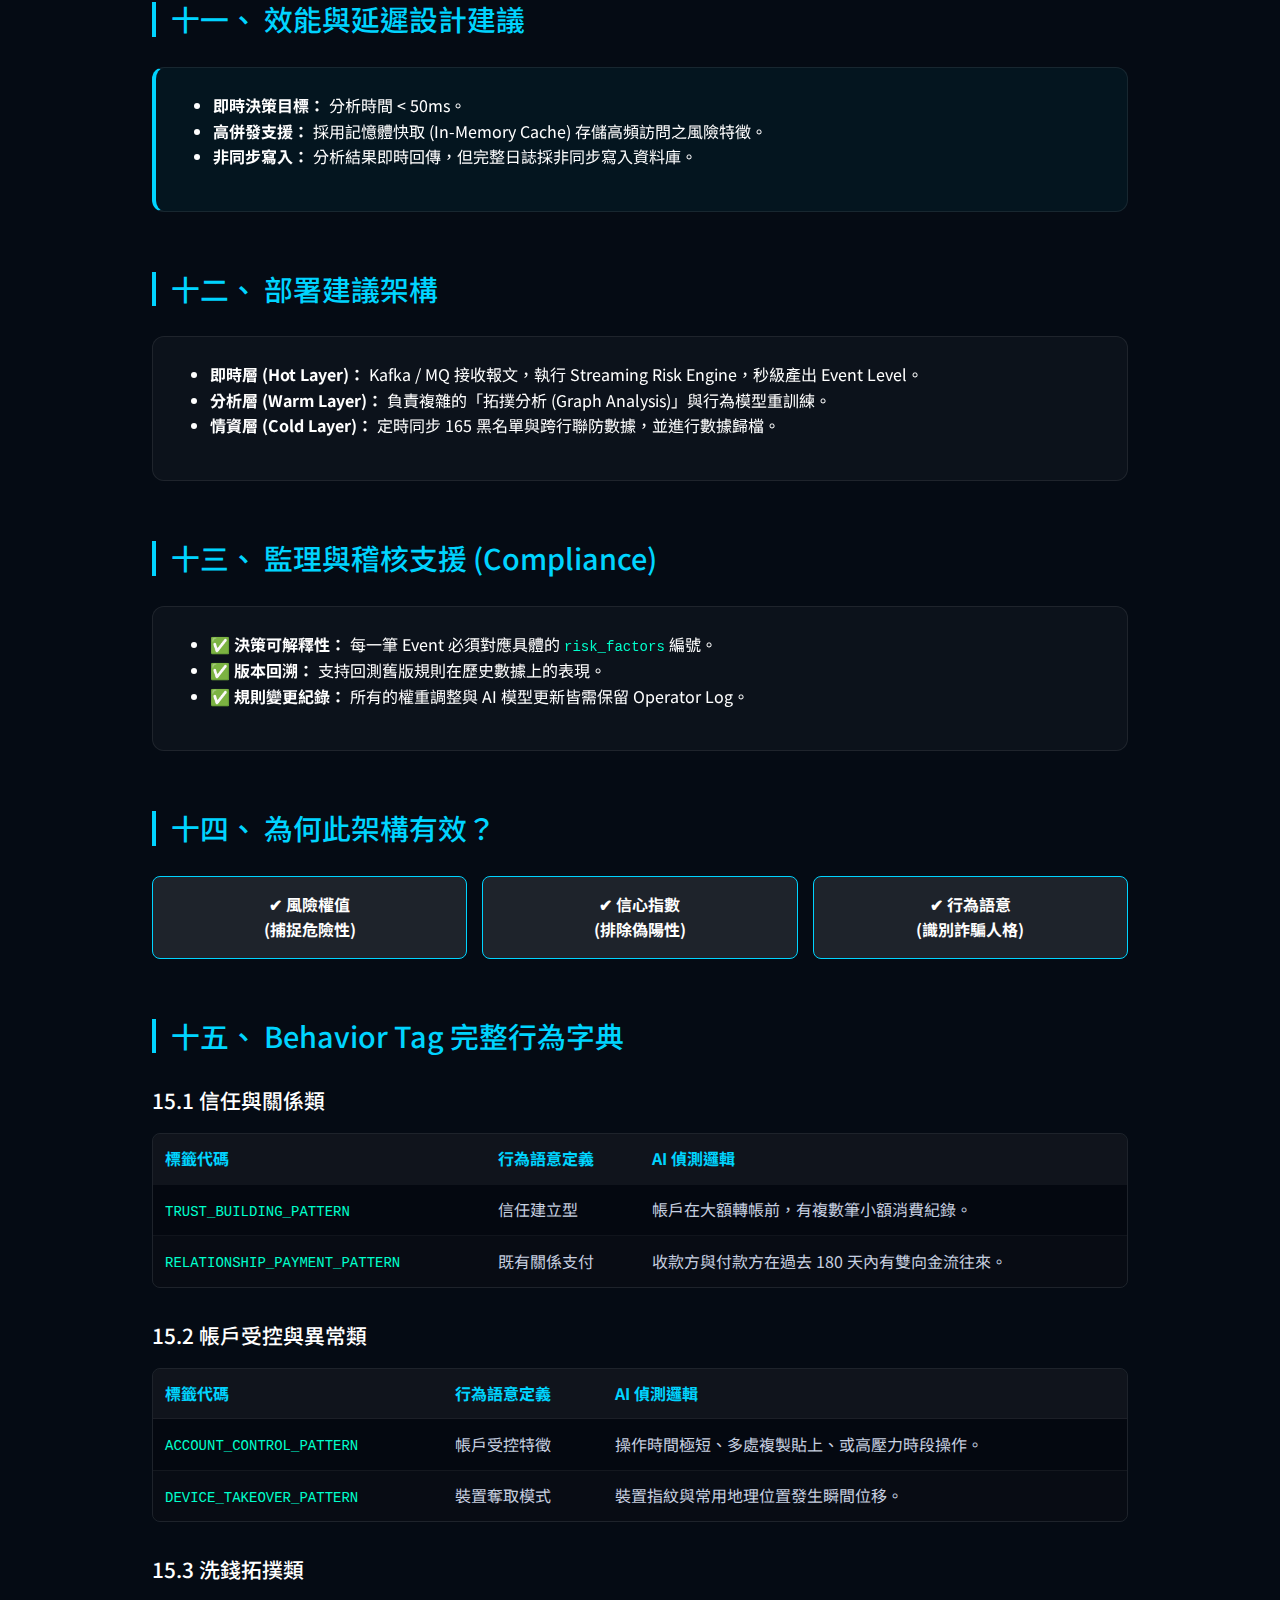
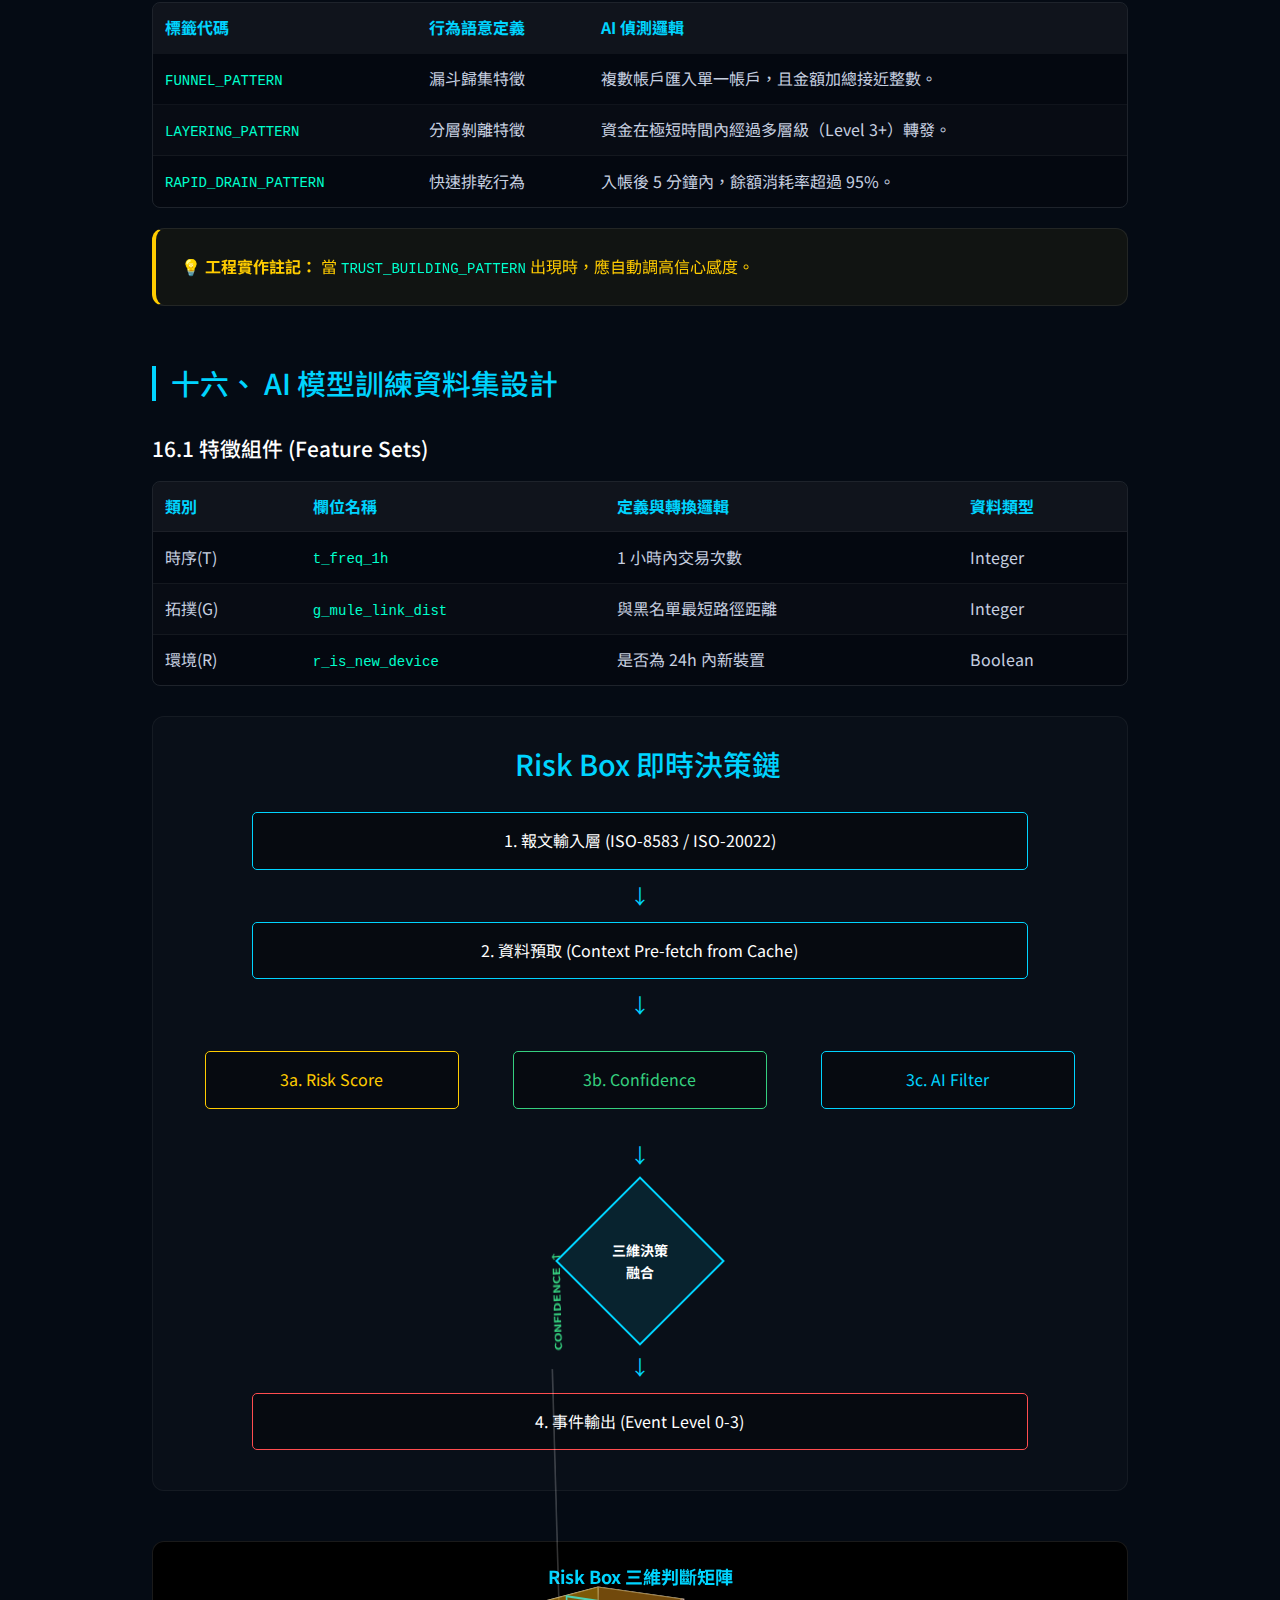
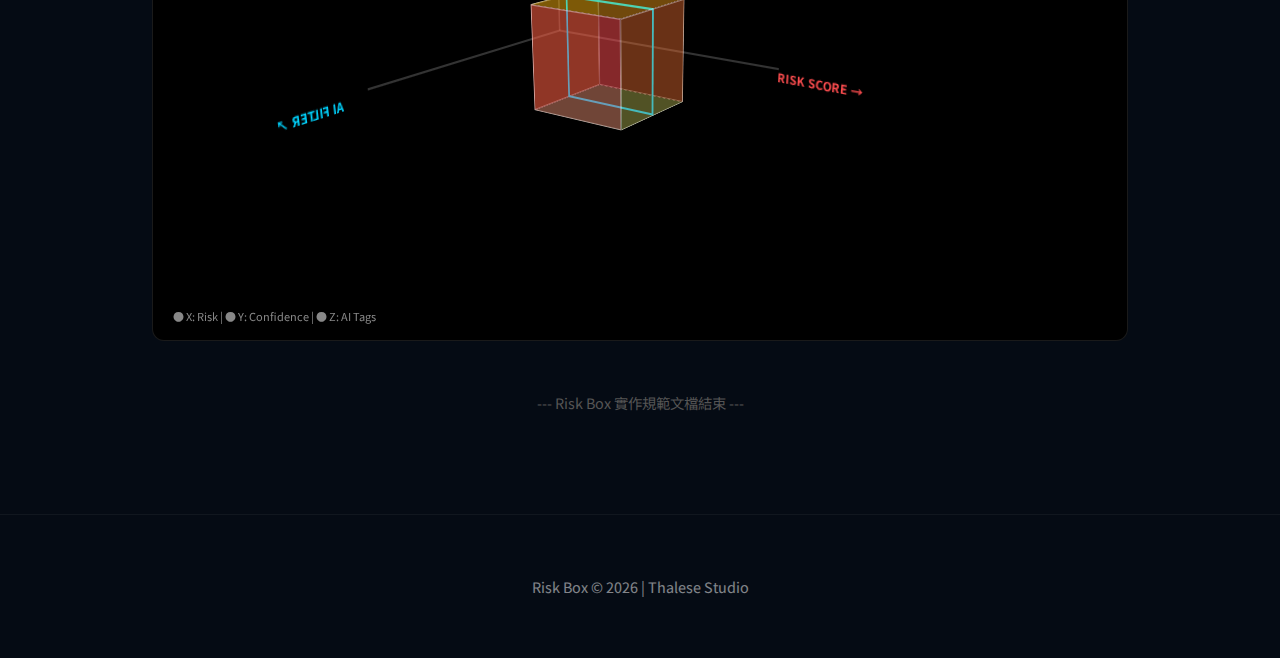
<file: architecture0.html>
<!DOCTYPE html>
<html lang="zh-Hant">
<head>
    <meta charset="UTF-8">
    <title>Risk Box | 三維風控架構（工程實作版）</title>
    <meta name="viewport" content="width=device-width, initial-scale=1.0">
    <link href="https://cdn.jsdelivr.net/npm/bootstrap@5.3.0/dist/css/bootstrap.min.css" rel="stylesheet">
    <link href="https://fonts.googleapis.com/css2?family=Noto+Sans+TC:wght@300;400;600&display=swap" rel="stylesheet">
    <style>
        :root {
            --bg-dark: #050b14;
            --panel-bg: rgba(255, 255, 255, 0.03);
            --accent-blue: #00d4ff;
            --accent-green: #35d07f;
            --accent-red: #ff4d4f;
            --accent-yellow: #ffcc00;
            --text-gray: #c7d0e0;
        }

        body {
            font-family: 'Noto Sans TC', sans-serif;
            background: var(--bg-dark);
            color: #fff;
            padding-top: 80px;
            line-height: 1.6;
        }

        /* Navbar 同步 index.html */
        .navbar {
            background: rgba(5, 11, 20, 0.9) !important;
            backdrop-filter: blur(10px);
            border-bottom: 1px solid rgba(255,255,255,0.1);
        }
        .navbar-brand { font-weight: 600; color: #fff !important; }
        .nav-link { color: rgba(255,255,255,0.7) !important; transition: 0.3s; }
        .nav-link:hover, .nav-link.active { color: var(--accent-blue) !important; }

        .container { max-width: 1000px; margin-bottom: 100px; }

        h1 { text-align: center; margin: 40px 0; font-weight: 600; color: #fff; border-bottom: 2px solid var(--accent-blue); padding-bottom: 15px; }
        h2 { font-size: 1.8rem; margin-top: 60px; margin-bottom: 30px; color: var(--accent-blue); border-left: 4px solid var(--accent-blue); padding-left: 15px; }
        h3 { font-size: 1.3rem; margin-top: 35px; color: #fff; }

        /* 通用面板組件 */
        .glass-panel {
            background: var(--panel-bg);
            border: 1px solid rgba(255,255,255,0.08);
            padding: 25px;
            border-radius: 12px;
            backdrop-filter: blur(10px);
            margin: 20px 0;
        }

        /* 提醒區塊 */
        .highlight { border-left: 4px solid var(--accent-blue); background: rgba(0, 212, 255, 0.05); }
        .warning { border-left: 4px solid var(--accent-yellow); background: rgba(255, 204, 0, 0.05); color: var(--accent-yellow); }

        /* 表格樣式 */
        .table-container { overflow-x: auto; margin: 20px 0; border: 1px solid rgba(255,255,255,0.1); border-radius: 8px; }
        table { width: 100%; border-collapse: collapse; background: rgba(0,0,0,0.2); }
        th { background: rgba(255,255,255,0.05); color: var(--accent-blue); padding: 12px; text-align: left; }
        td { padding: 12px; border-top: 1px solid rgba(255,255,255,0.05); color: var(--text-gray); }
        tr:nth-child(even) { background: rgba(255,255,255,0.02); }

        /* 代碼區塊 */
        pre { background: #000; color: #00ffcc; padding: 20px; border-radius: 8px; border: 1px solid rgba(0,255,204,0.2); overflow-x: auto; font-family: 'Courier New', monospace; }
        code { color: #00ffcc; }

        /* 數學公式 */
        .math { text-align: center; font-size: 1.5rem; color: var(--accent-blue); padding: 20px; margin: 20px 0; background: rgba(255,255,255,0.02); border-radius: 8px; font-style: italic; }

        /* 網格系統 */
        .event-grid { display: grid; grid-template-columns: repeat(auto-fit, minmax(180px, 1fr)); gap: 15px; margin: 20px 0; }
        .event-item { padding: 15px; text-align: center; border-radius: 8px; color: #fff; font-weight: bold; background: rgba(255,255,255,0.1); }
        .level-0 { background: var(--accent-green); color: #000; }
        .level-1 { background: var(--accent-yellow); color: #000; }
        .level-2 { background: #e67e22; }
        .level-3 { background: var(--accent-red); }

        /* 決策鏈流程圖 */
        .flowchart-container { background: rgba(255,255,255,0.02); padding: 30px; border-radius: 12px; margin: 30px 0; border: 1px solid rgba(255,255,255,0.05); }
        .flow-step { border: 1px solid var(--accent-blue); padding: 15px; margin: 10px auto; width: 85%; text-align: center; background: rgba(0,0,0,0.3); border-radius: 5px; }
        .flow-arrow { text-align: center; font-size: 20px; color: var(--accent-blue); margin: 5px 0; }
        .parallel-grid { display: grid; grid-template-columns: 1fr 1fr 1fr; gap: 10px; margin: 20px 0; }
        .tag-engine { border-color: var(--accent-blue); color: var(--accent-blue); }
        .score-engine { border-color: var(--accent-yellow); color: var(--accent-yellow); }
        .conf-engine { border-color: var(--accent-green); color: var(--accent-green); }
        .decision-diamond { width: 120px; height: 120px; border: 2px solid var(--accent-blue); margin: 30px auto; transform: rotate(45deg); display: flex; align-items: center; justify-content: center; background: rgba(0,212,255,0.1); }
        .decision-text { transform: rotate(-45deg); font-size: 14px; font-weight: bold; color: #fff; text-align: center; }

        /* 3D 視覺化 */
        .risk-box-viz { margin: 50px auto; perspective: 1000px; width: 100%; height: 400px; background: #000; border-radius: 12px; display: flex; justify-content: center; align-items: center; position: relative; border: 1px solid rgba(255,255,255,0.1); }
        .scene { width: 200px; height: 200px; transform-style: preserve-3d; transform: rotateX(-20deg) rotateY(-35deg); transition: 0.5s; }
        .scene:hover { transform: rotateX(-10deg) rotateY(-15deg) scale(1.1); }
        .axis { position: absolute; background: rgba(255, 255, 255, 0.2); transform-origin: left; }
        .axis-x { width: 250px; height: 2px; transform: rotateY(0deg); }
        .axis-y { width: 250px; height: 2px; transform: rotateZ(-90deg); }
        .axis-z { width: 250px; height: 2px; transform: rotateY(-90deg); }
        .axis-label { position: absolute; color: #fff; font-size: 11px; font-weight: bold; text-transform: uppercase; }
        .cube { width: 100px; height: 100px; position: absolute; transform-style: preserve-3d; transform: translate3d(50px, -50px, 50px); }
        .face { position: absolute; width: 100px; height: 100px; border: 1px solid rgba(255, 255, 255, 0.4); }
        .face-front  { transform: rotateY(0deg) translateZ(50px); background: rgba(255, 77, 79, 0.4); }
        .face-back   { transform: rotateY(180deg) translateZ(50px); background: rgba(255, 77, 79, 0.2); }
        .face-right  { transform: rotateY(90deg) translateZ(50px); background: rgba(230, 126, 34, 0.3); }
        .face-left   { transform: rotateY(-90deg) translateZ(50px); background: rgba(230, 126, 34, 0.3); }
        .face-top    { transform: rotateX(90deg) translateZ(50px); background: rgba(255, 204, 0, 0.3); }
        .face-bottom { transform: rotateX(-90deg) translateZ(50px); background: rgba(53, 208, 127, 0.3); }
        .pulse { position: absolute; width: 100px; height: 100px; border: 2px solid var(--accent-blue); animation: scan 2s infinite linear; transform-style: preserve-3d; }
        @keyframes scan { 0% { transform: translate3d(50px, -50px, 0px); opacity: 0; } 50% { opacity: 1; } 100% { transform: translate3d(50px, -50px, 150px); opacity: 0; } }
        .legend { position: absolute; bottom: 15px; left: 20px; color: #888; font-size: 11px; }

        .footer { text-align: center; padding: 60px; opacity: 0.5; font-size: 0.9rem; border-top: 1px solid rgba(255,255,255,0.1); }
    </style>
</head>
<body>

<nav class="navbar navbar-expand-lg navbar-dark fixed-top">
    <div class="container-fluid px-5">
        <a class="navbar-brand" href="index.html">RISK BOX</a>
        <div class="collapse navbar-collapse" id="navbarNav">
            <ul class="navbar-nav ms-auto">
                <li class="nav-item"><a class="nav-link" href="index.html">首頁</a></li>
                <li class="nav-item"><a class="nav-link active" href="architecture.html">架構說明</a></li>
            </ul>
        </div>
    </div>
</nav>

<div class="container">
    <h1>Risk Box 三維風控架構（工程實作版）</h1>
    
    <div class="glass-panel highlight">
        <p><strong>原則：</strong> 落地部署、監理可稽核、工程可實作。</p>
        <p><strong>數據範圍：</strong> ISO-8583, ISO-20022, 165聯防黑名單, 內部白名單, 行為交易統計。</p>
    </div>

    <h2>一、 系統定位與核心架構</h2>
    <p>Risk Box 是部署於 <strong>OSI Layer 7</strong> 的交易風險分析引擎，定位為「旁路分析」，不阻斷交易、不參與帳務，僅輸出風險標記與處置建議。</p>
    
    <div class="event-grid">
        <div class="event-item level-3">1. Risk Score<br>危險程度</div>
        <div class="event-item" style="background-color: #2980b9;">2. Confidence Index<br>可信程度</div>
        <div class="event-item" style="background-color: #8e44ad;">3. AI Logic Filter<br>行為語意</div>
    </div>

    <h2>二、 系統資料來源與格式</h2>
    
    <h3>2.1 ISO-8583 欄位映射</h3>
    <div class="table-container">
        <table>
            <thead>
                <tr><th>欄位</th><th>說明</th><th>用途</th></tr>
            </thead>
            <tbody>
                <tr><td>MTI</td><td>訊息類型</td><td>交易類型判定</td></tr>
                <tr><td>DE4</td><td>Amount</td><td>金額分析</td></tr>
                <tr><td>DE18</td><td>MCC</td><td>商戶類型分析</td></tr>
                <tr><td>DE43</td><td>Merchant Name</td><td>類型判斷</td></tr>
                <tr><td>DE61</td><td>POS Data</td><td>交易環境</td></tr>
                <tr><td>DE103</td><td>Receiving Account</td><td>收款帳戶</td></tr>
            </tbody>
        </table>
    </div>

    <h3>2.2 ISO-20022 XPath 關鍵路徑</h3>
    <div class="glass-panel">
        <ul>
            <li><code>/IntrBkSttlmAmt</code>: 跨行清算金額</li>
            <li><code>/DbtrAcct/Id</code>: 付款人帳戶識別</li>
            <li><code>/CdtrAcct/Id</code>: 收款人帳戶識別</li>
            <li><code>/CdtrAgt/BIC</code>: 接收行代碼（跨境高風險識別）</li>
        </ul>
    </div>

    <h3>2.3 黑/白名單資料格式 (JSON)</h3>
    <pre>{
  "account_hash": "hash_value",
  "risk_type": "fraud_mule",
  "confidence": 0.92,
  "source": "165",
  "last_updated": "2026-02-01"
}</pre>

    <h2>三、 Risk Score 設計（風險權值）</h2>
    <div class="math">R = Σ (w_i * f_i)</div>

    <h3>3.1 風階權重表 (重點標籤)</h3>
    <div class="table-container">
        <table>
            <thead>
                <tr><th>編號</th><th>維度</th><th>條件</th><th>權重</th></tr>
            </thead>
            <tbody>
                <tr><td>R1</td><td>高齡大額</td><td>>70歲 & 大額</td><td>+40</td></tr>
                <tr><td>R6</td><td>快速外移</td><td>入帳即轉出</td><td>+45</td></tr>
                <tr><td>G1</td><td>同裝置多帳戶</td><td>關聯異常</td><td>+50</td></tr>
                <tr><td>G3</td><td>黑名單命中</td><td>165/境外黑名單</td><td>+60</td></tr>
                <tr><td>T5</td><td>跨境高風險</td><td>目標國高風險</td><td>+40</td></tr>
            </tbody>
        </table>
    </div>

    <div class="glass-panel warning">
        ⚠ 名單修正係數：黑名單 +60 | 白名單 × 0.75 | 保護名單 × 1.15
    </div>

    <h2>四、 時間衰減與累積風險</h2>
    <div class="math">R_t = R * e^(-λ * Δt)</div>
    <p>確保舊風險隨時間淡化，並透過 <code>R_cum = Σ R_t</code> 監控長期「慢性抽乾」行為。</p>

    <h2>五、 Confidence Index (信心可靠度)</h2>
    <div class="math">C = 1 - Π (1 - p_i)</div>
    <div class="glass-panel">
        <ul>
            <li>165黑名單可信度: 0.9</li>
            <li>行為異常模型可信度: 0.6</li>
            <li>金額異常可信度: 0.4</li>
        </ul>
    </div>

    <h2>六、 AI Logic Filter 行為標籤</h2>
    <p>AI 輸出行為語意標籤，常見包含：</p>
    <div class="glass-panel">
        <ul>
            <li><code>ACCOUNT_CONTROL_PATTERN</code>: 帳戶受控特徵</li>
            <li><code>FUNNEL_PATTERN</code>: 漏斗歸集模式</li>
            <li><code>RAPID_DRAIN_PATTERN</code>: 金流快速排乾</li>
        </ul>
    </div>

    <h2>七、 三維決策融合矩陣</h2>
    <div class="table-container">
        <table>
            <thead>
                <tr><th>Risk Score</th><th>Confidence</th><th>Event Level</th><th>UI 燈號</th></tr>
            </thead>
            <tbody>
                <tr><td>低 / 中</td><td>低</td><td>0</td><td class="level-0">綠 (正常)</td></tr>
                <tr><td>中</td><td>中</td><td>1</td><td class="level-1">黃 (微異常)</td></tr>
                <tr><td>高</td><td>中</td><td>2</td><td class="level-2">橘 (臨界)</td></tr>
                <tr><td>高</td><td>高</td><td>3</td><td class="level-3">紅 (絕對異常)</td></tr>
            </tbody>
        </table>
    </div>

    <h2>八、 系統輸出 JSON 範例</h2>
    <pre>{
  "transaction_id": "TX123",
  "risk_score": 185,
  "confidence": 0.91,
  "event_level": 3,
  "behavior_tags": [
    "ACCOUNT_CONTROL_PATTERN",
    "RAPID_DRAIN_PATTERN"
  ],
  "risk_factors": ["R6", "G3", "T1"],
  "timestamp": "2026-02-25T13:22:00Z"
}</pre>

    <h2>九、 部署建議</h2>
    <div class="glass-panel">
        <ul>
            <li><strong>即時層</strong>: Kafka + Streaming Risk Engine (延遲 &lt; 50ms)</li>
            <li><strong>分析層</strong>: 拓撲分析與 AI 模式更新</li>
            <li><strong>稽核層</strong>: 因子可追溯性與版本回溯</li>
        </ul>
    </div>

    <h2>十、 帳戶結構變動風險 (Meta-Risk)</h2>
    <div class="table-container">
        <table>
            <thead>
                <tr><th>監控行為</th><th>風險等級</th><th>觸發維度</th></tr>
            </thead>
            <tbody>
                <tr><td>新增約定轉帳帳戶</td><td class="level-3">高</td><td>結構性風險點</td></tr>
                <tr><td>提升轉帳限額</td><td class="level-3">高</td><td>結構性風險點</td></tr>
                <tr><td>OTP 驗證行為異常頻繁</td><td class="level-2">中</td><td>行為語意判定</td></tr>
                <tr><td>登入裝置/IP 頻繁變更</td><td class="level-2">中</td><td>R8 / R9</td></tr>
            </tbody>
        </table>
    </div>

    <h2>十一、 效能與延遲設計建議</h2>
    <div class="glass-panel highlight">
        <ul>
            <li><strong>即時決策目標：</strong> 分析時間 &lt; 50ms。</li>
            <li><strong>高併發支援：</strong> 採用記憶體快取 (In-Memory Cache) 存儲高頻訪問之風險特徵。</li>
            <li><strong>非同步寫入：</strong> 分析結果即時回傳，但完整日誌採非同步寫入資料庫。</li>
        </ul>
    </div>

    <h2>十二、 部署建議架構</h2>
    <div class="glass-panel">
        <ul>
            <li><strong>即時層 (Hot Layer)：</strong> Kafka / MQ 接收報文，執行 Streaming Risk Engine，秒級產出 Event Level。</li>
            <li><strong>分析層 (Warm Layer)：</strong> 負責複雜的「拓撲分析 (Graph Analysis)」與行為模型重訓練。</li>
            <li><strong>情資層 (Cold Layer)：</strong> 定時同步 165 黑名單與跨行聯防數據，並進行數據歸檔。</li>
        </ul>
    </div>

    <h2>十三、 監理與稽核支援 (Compliance)</h2>
    <div class="glass-panel">
        <ul>
            <li>✅ <strong>決策可解釋性：</strong> 每一筆 Event 必須對應具體的 <code>risk_factors</code> 編號。</li>
            <li>✅ <strong>版本回溯：</strong> 支持回測舊版規則在歷史數據上的表現。</li>
            <li>✅ <strong>規則變更紀錄：</strong> 所有的權重調整與 AI 模型更新皆需保留 Operator Log。</li>
        </ul>
    </div>

    <h2>十四、 為何此架構有效？</h2>
    <div class="event-grid">
        <div class="event-item" style="border: 1px solid var(--accent-blue);">✔ 風險權值<br>(捕捉危險性)</div>
        <div class="event-item" style="border: 1px solid var(--accent-blue);">✔ 信心指數<br>(排除偽陽性)</div>
        <div class="event-item" style="border: 1px solid var(--accent-blue);">✔ 行為語意<br>(識別詐騙人格)</div>
    </div>

    <h2>十五、 Behavior Tag 完整行為字典</h2>
    <h3>15.1 信任與關係類</h3>
    <div class="table-container">
        <table>
            <thead><tr><th>標籤代碼</th><th>行為語意定義</th><th>AI 偵測邏輯</th></tr></thead>
            <tbody>
                <tr><td><code>TRUST_BUILDING_PATTERN</code></td><td>信任建立型</td><td>帳戶在大額轉帳前，有複數筆小額消費紀錄。</td></tr>
                <tr><td><code>RELATIONSHIP_PAYMENT_PATTERN</code></td><td>既有關係支付</td><td>收款方與付款方在過去 180 天內有雙向金流往來。</td></tr>
            </tbody>
        </table>
    </div>

    <h3>15.2 帳戶受控與異常類</h3>
    <div class="table-container">
        <table>
            <thead><tr><th>標籤代碼</th><th>行為語意定義</th><th>AI 偵測邏輯</th></tr></thead>
            <tbody>
                <tr><td><code>ACCOUNT_CONTROL_PATTERN</code></td><td>帳戶受控特徵</td><td>操作時間極短、多處複製貼上、或高壓力時段操作。</td></tr>
                <tr><td><code>DEVICE_TAKEOVER_PATTERN</code></td><td>裝置奪取模式</td><td>裝置指紋與常用地理位置發生瞬間位移。</td></tr>
            </tbody>
        </table>
    </div>

    <h3>15.3 洗錢拓撲類</h3>
    <div class="table-container">
        <table>
            <thead><tr><th>標籤代碼</th><th>行為語意定義</th><th>AI 偵測邏輯</th></tr></thead>
            <tbody>
                <tr><td><code>FUNNEL_PATTERN</code></td><td>漏斗歸集特徵</td><td>複數帳戶匯入單一帳戶，且金額加總接近整數。</td></tr>
                <tr><td><code>LAYERING_PATTERN</code></td><td>分層剝離特徵</td><td>資金在極短時間內經過多層級（Level 3+）轉發。</td></tr>
                <tr><td><code>RAPID_DRAIN_PATTERN</code></td><td>快速排乾行為</td><td>入帳後 5 分鐘內，餘額消耗率超過 95%。</td></tr>
            </tbody>
        </table>
    </div>

    <div class="glass-panel warning">
        <strong>💡 工程實作註記：</strong> 當 <code>TRUST_BUILDING_PATTERN</code> 出現時，應自動調高信心感度。
    </div>

    <h2>十六、 AI 模型訓練資料集設計</h2>
    <h3>16.1 特徵組件 (Feature Sets)</h3>
    <div class="table-container">
        <table>
            <thead><tr><th>類別</th><th>欄位名稱</th><th>定義與轉換邏輯</th><th>資料類型</th></tr></thead>
            <tbody>
                <tr><td>時序(T)</td><td><code>t_freq_1h</code></td><td>1 小時內交易次數</td><td>Integer</td></tr>
                <tr><td>拓撲(G)</td><td><code>g_mule_link_dist</code></td><td>與黑名單最短路徑距離</td><td>Integer</td></tr>
                <tr><td>環境(R)</td><td><code>r_is_new_device</code></td><td>是否為 24h 內新裝置</td><td>Boolean</td></tr>
            </tbody>
        </table>
    </div>

    <div class="flowchart-container">
        <h2 style="text-align:center; border:none; margin-top:0;">Risk Box 即時決策鏈</h2>
        <div class="flow-step">1. 報文輸入層 (ISO-8583 / ISO-20022)</div>
        <div class="flow-arrow">↓</div>
        <div class="flow-step">2. 資料預取 (Context Pre-fetch from Cache)</div>
        <div class="flow-arrow">↓</div>
        <div class="parallel-grid">
            <div class="flow-step score-engine">3a. Risk Score</div>
            <div class="flow-step conf-engine">3b. Confidence</div>
            <div class="flow-step tag-engine">3c. AI Filter</div>
        </div>
        <div class="flow-arrow">↓</div>
        <div class="decision-diamond"><div class="decision-text">三維決策<br>融合</div></div>
        <div class="flow-arrow">↓</div>
        <div class="flow-step" style="border-color: var(--accent-red);">4. 事件輸出 (Event Level 0-3)</div>
    </div>

    <div class="risk-box-viz">
        <div style="position: absolute; top: 20px; color: var(--accent-blue); font-weight: bold; font-size: 18px;">
            Risk Box 三維判斷矩陣
        </div>
        <div class="scene">
            <div class="axis axis-x"><span class="axis-label" style="right: -80px; color: var(--accent-red);">Risk Score →</span></div>
            <div class="axis axis-y"><span class="axis-label" style="right: -100px; color: var(--accent-green);">Confidence ↑</span></div>
            <div class="axis axis-z"><span class="axis-label" style="right: -90px; color: var(--accent-blue);">AI Filter ↗</span></div>
            <div class="cube">
                <div class="face face-front"></div><div class="face face-back"></div><div class="face face-right"></div>
                <div class="face face-left"></div><div class="face face-top"></div><div class="face face-bottom"></div>
                <div class="pulse"></div>
            </div>
        </div>
        <div class="legend">● X: Risk | ● Y: Confidence | ● Z: AI Tags</div>
    </div>

    <p style="text-align: center; margin-top: 30px; color: #555; font-size: 0.9em;">--- Risk Box 實作規範文檔結束 ---</p>
</div>

<div class="footer">Risk Box © 2026 | Thalese Studio</div>

<script src="https://cdn.jsdelivr.net/npm/bootstrap@5.3.0/dist/js/bootstrap.bundle.min.js"></script>
</body>
</html>
</file>
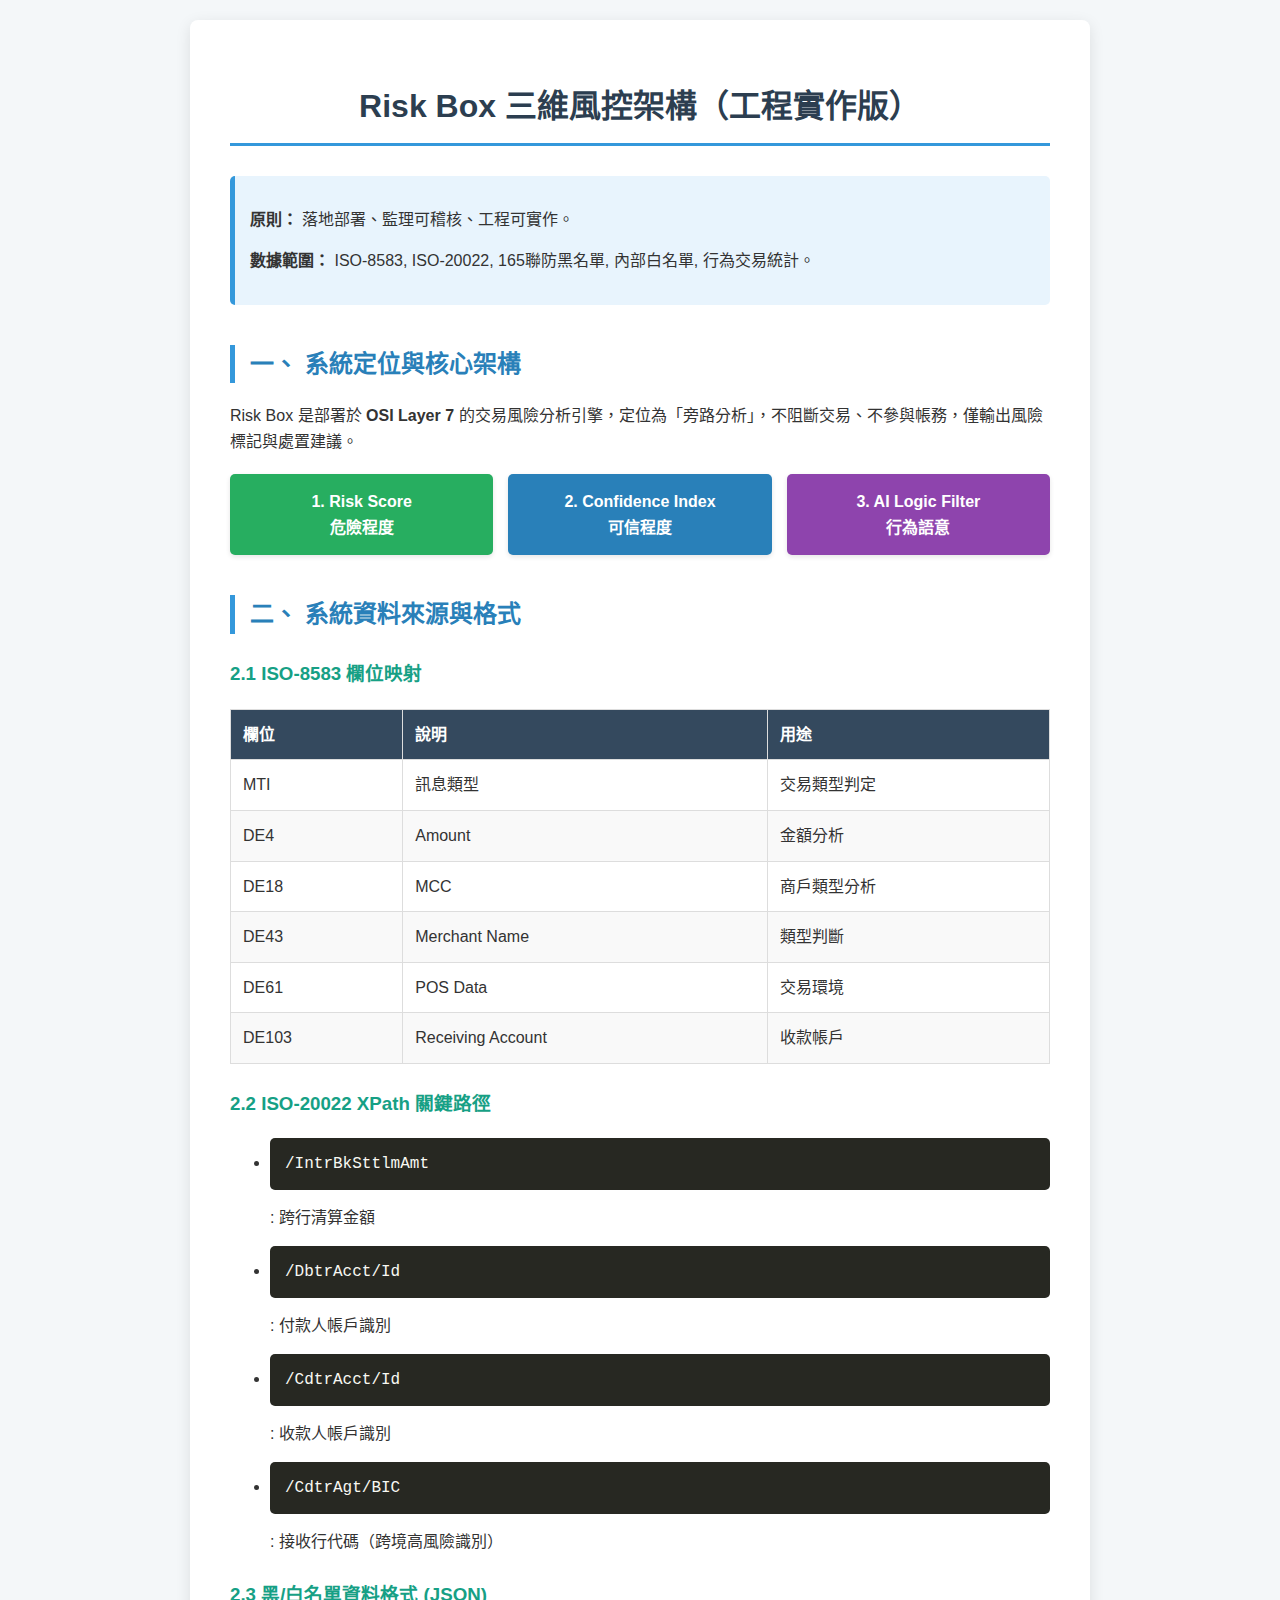
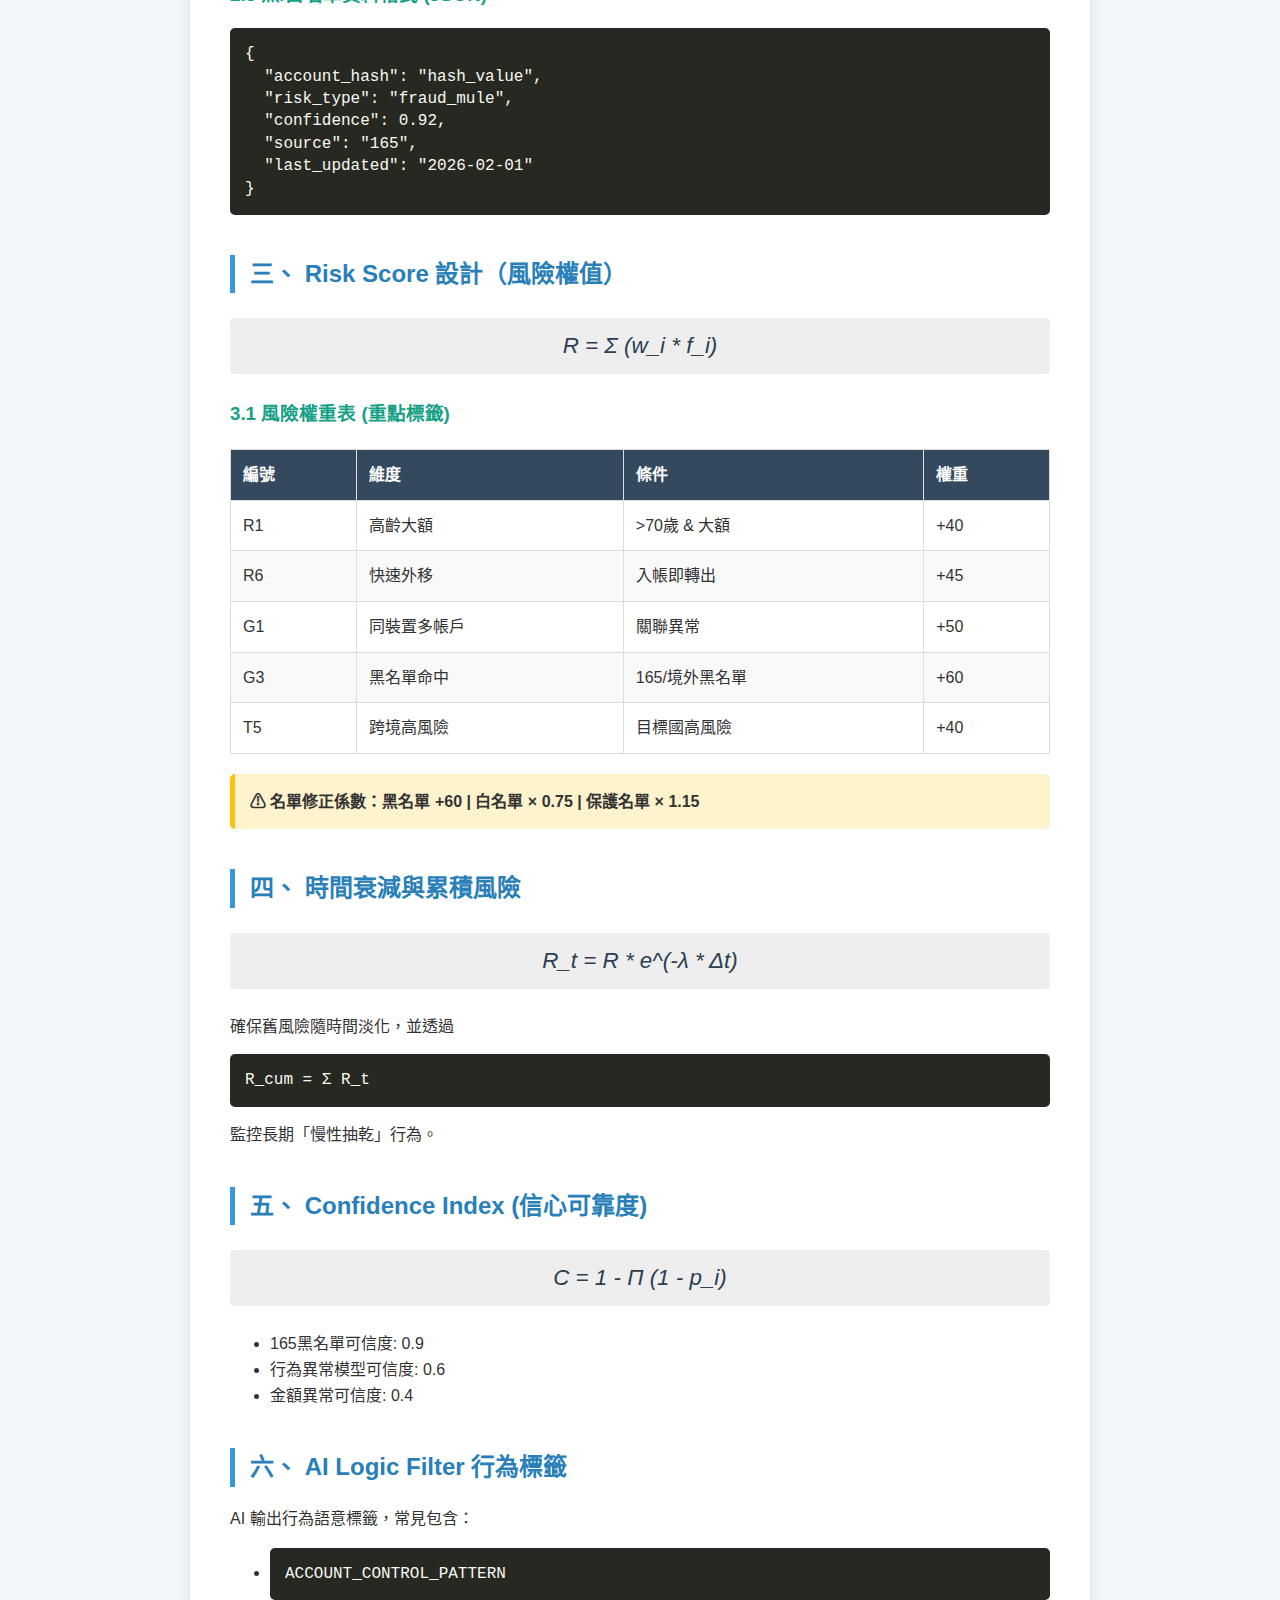
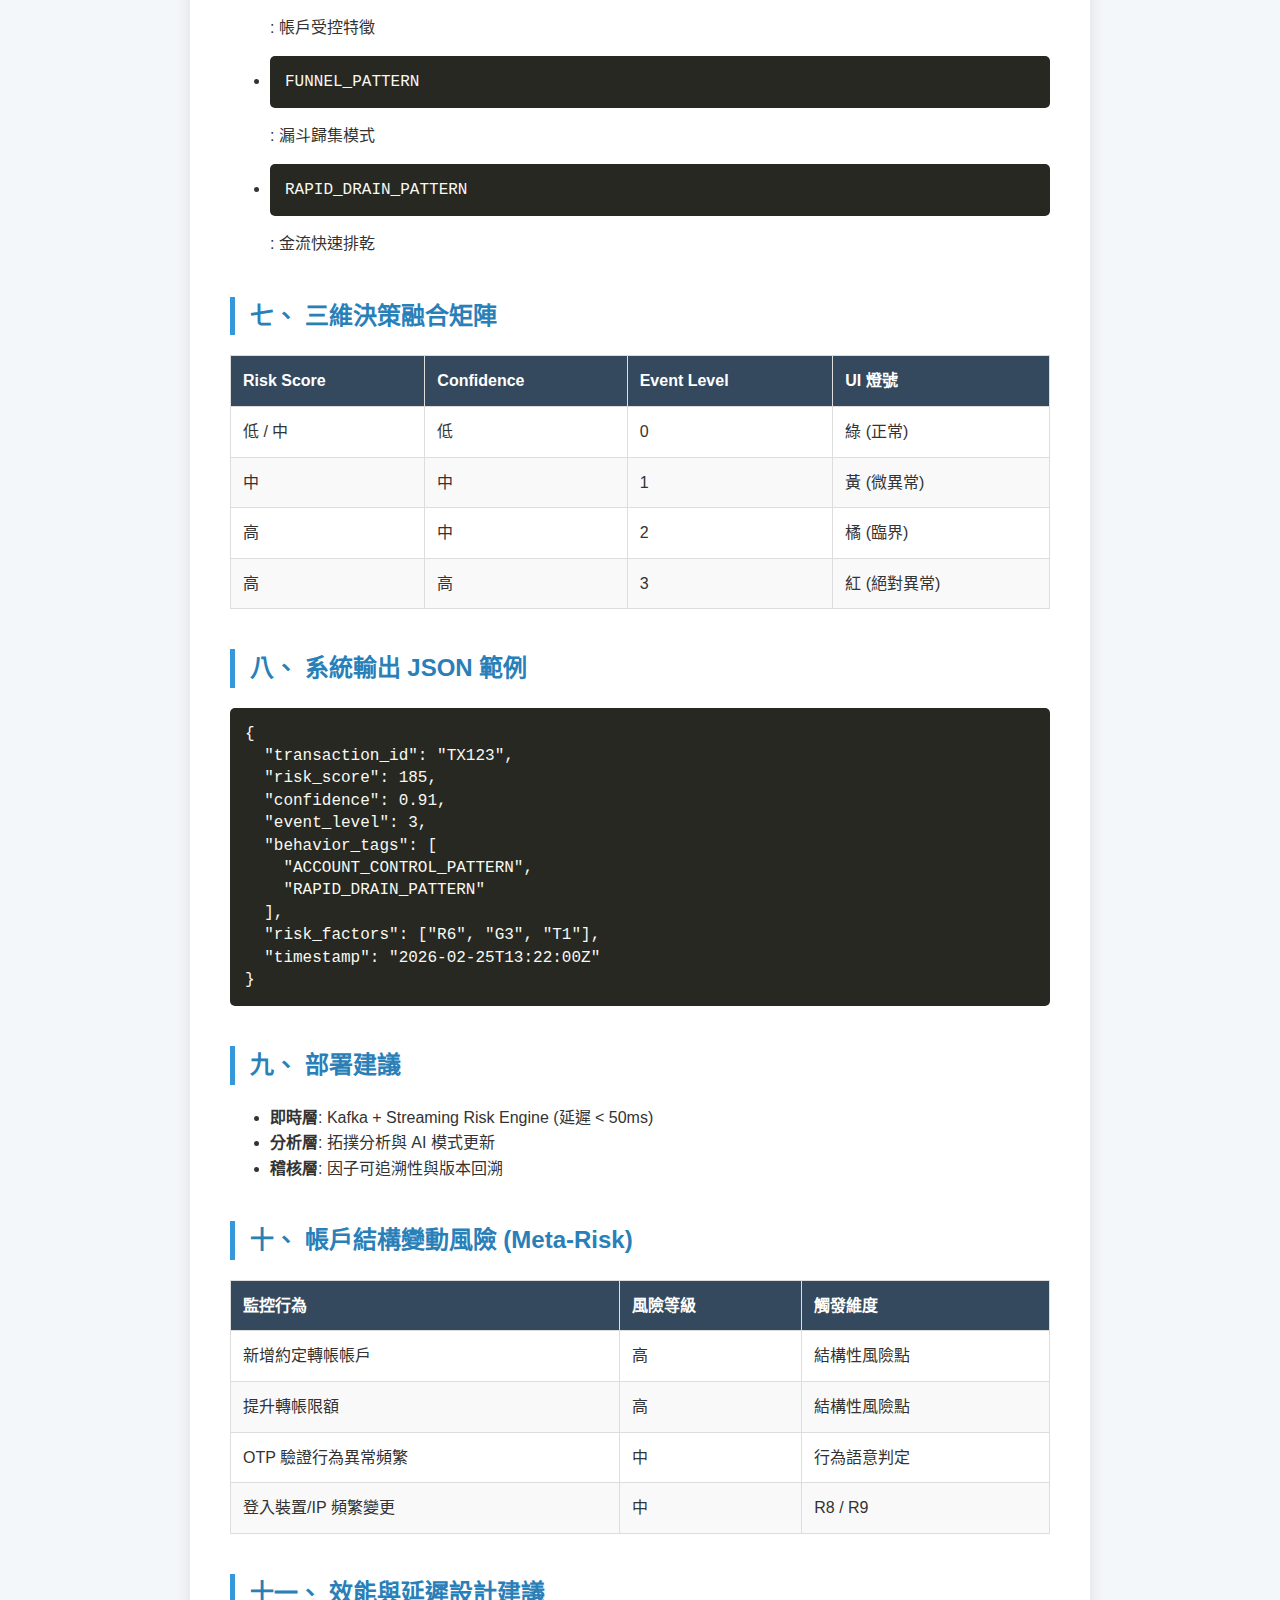
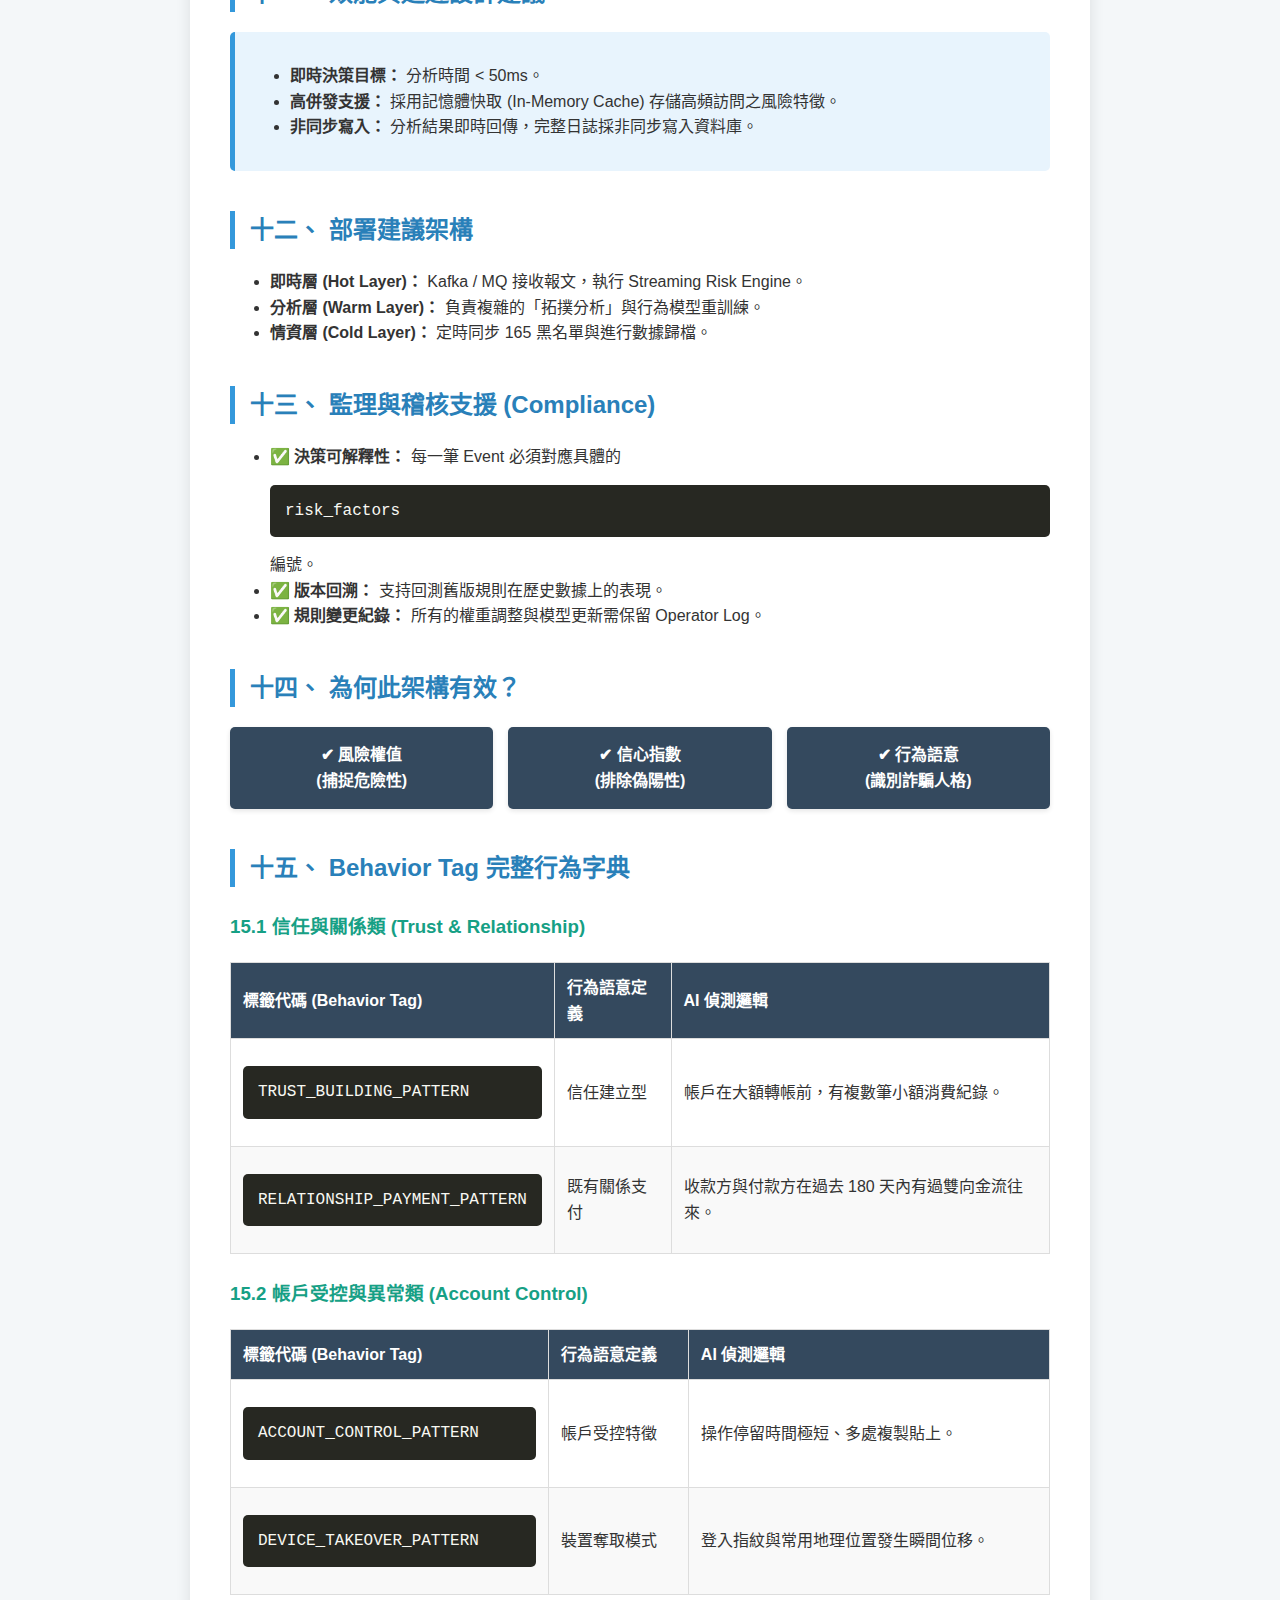
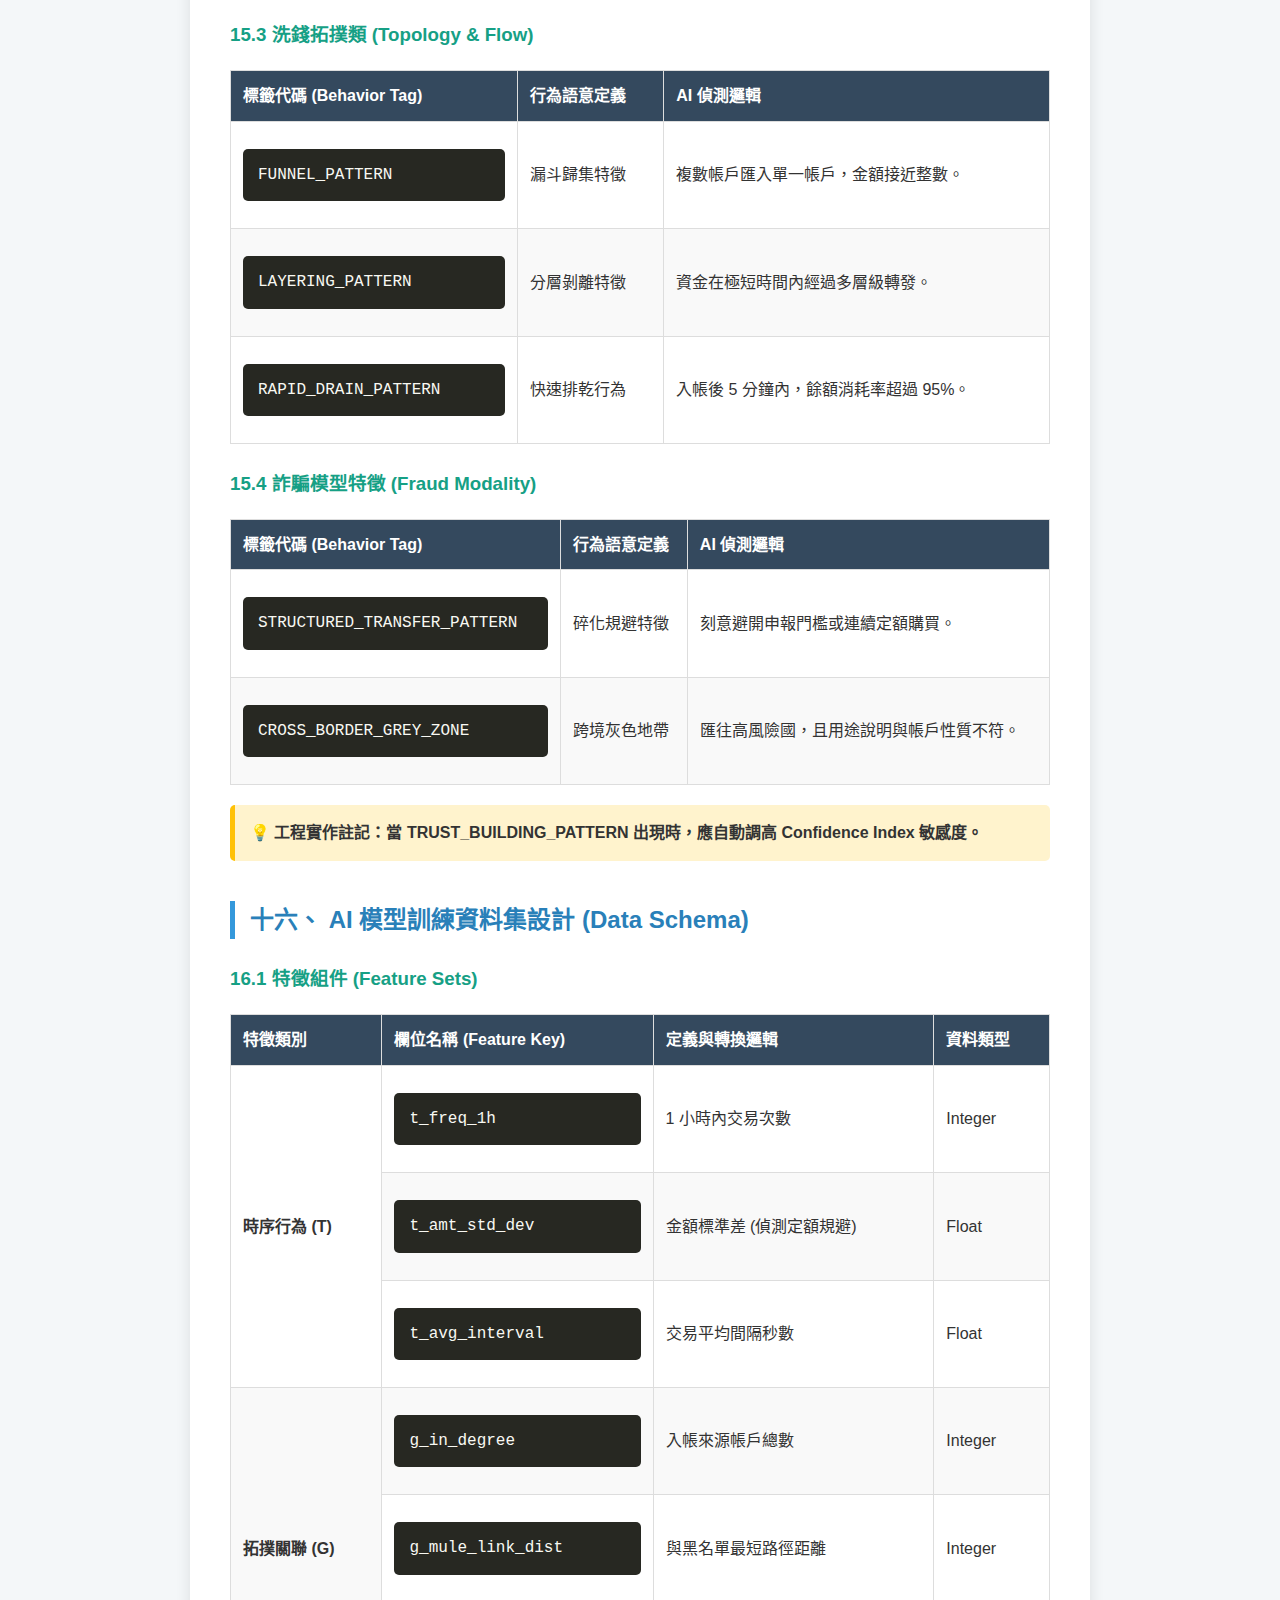
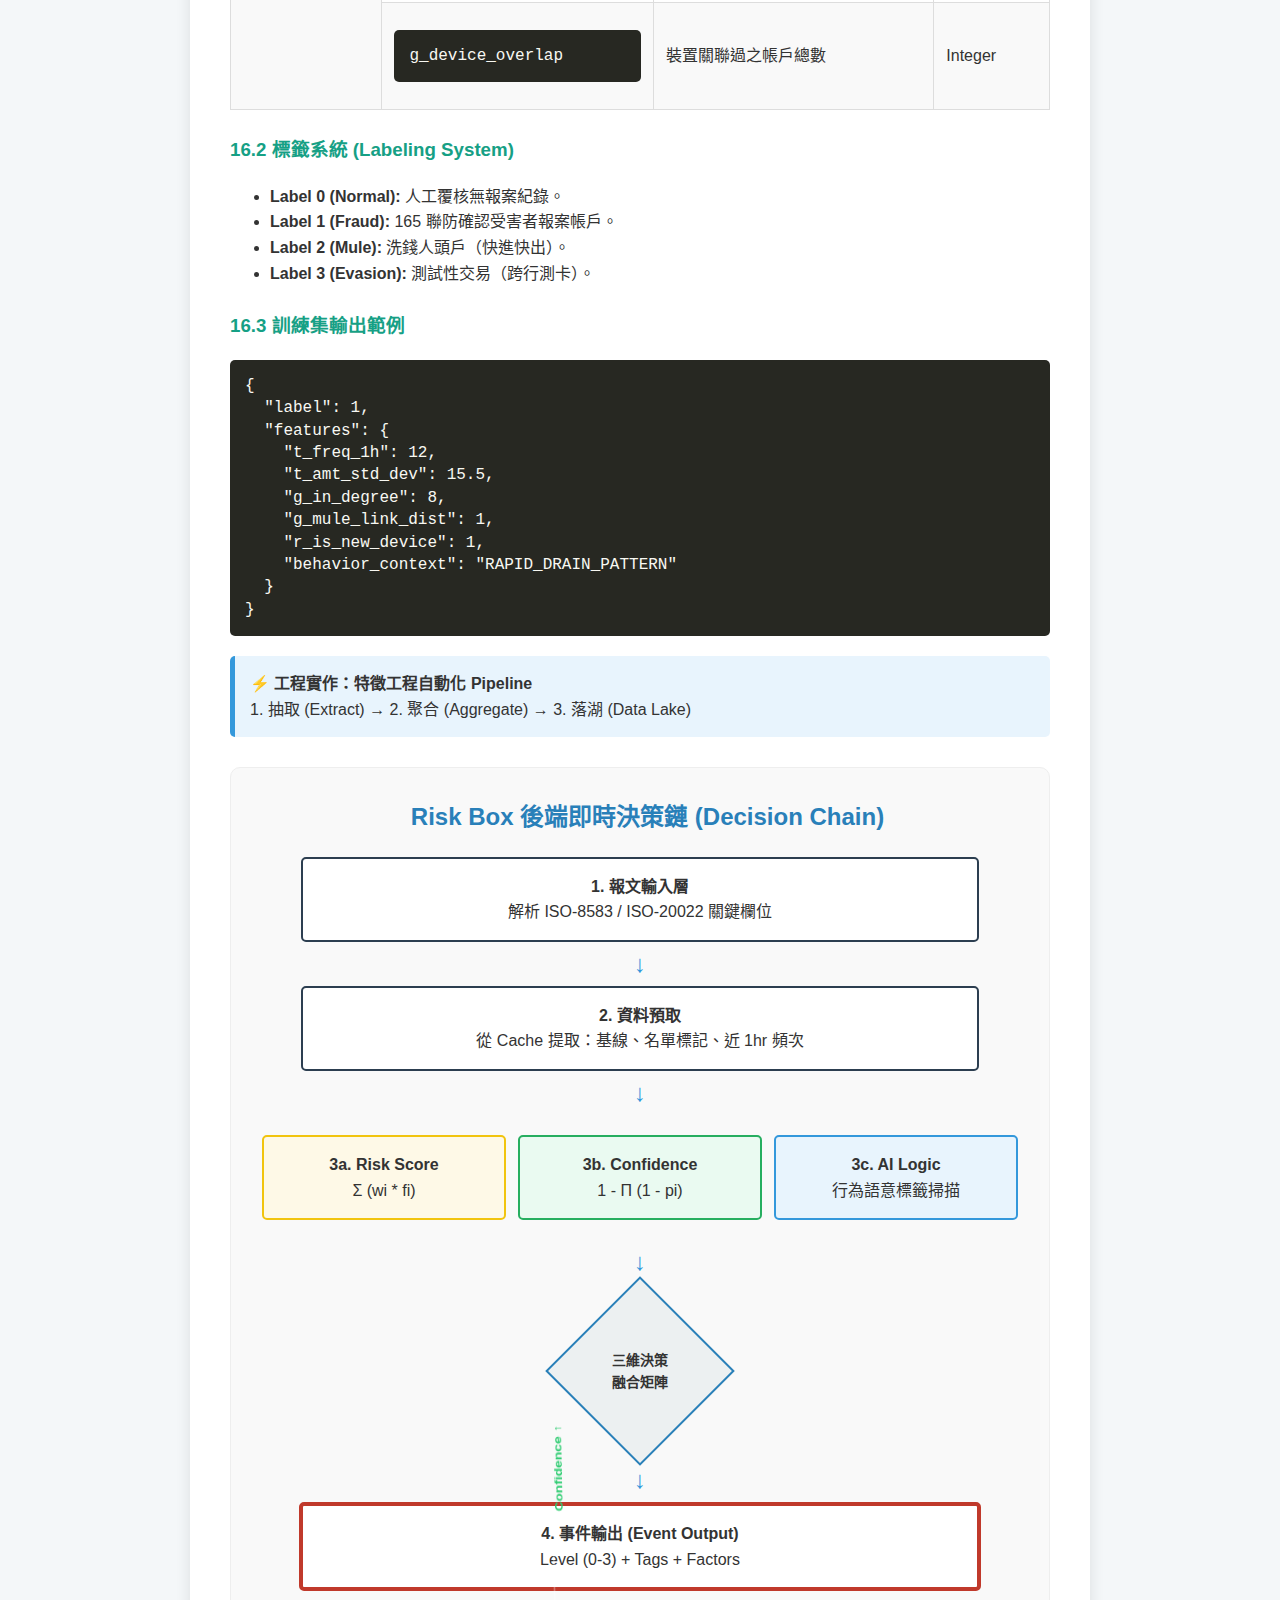
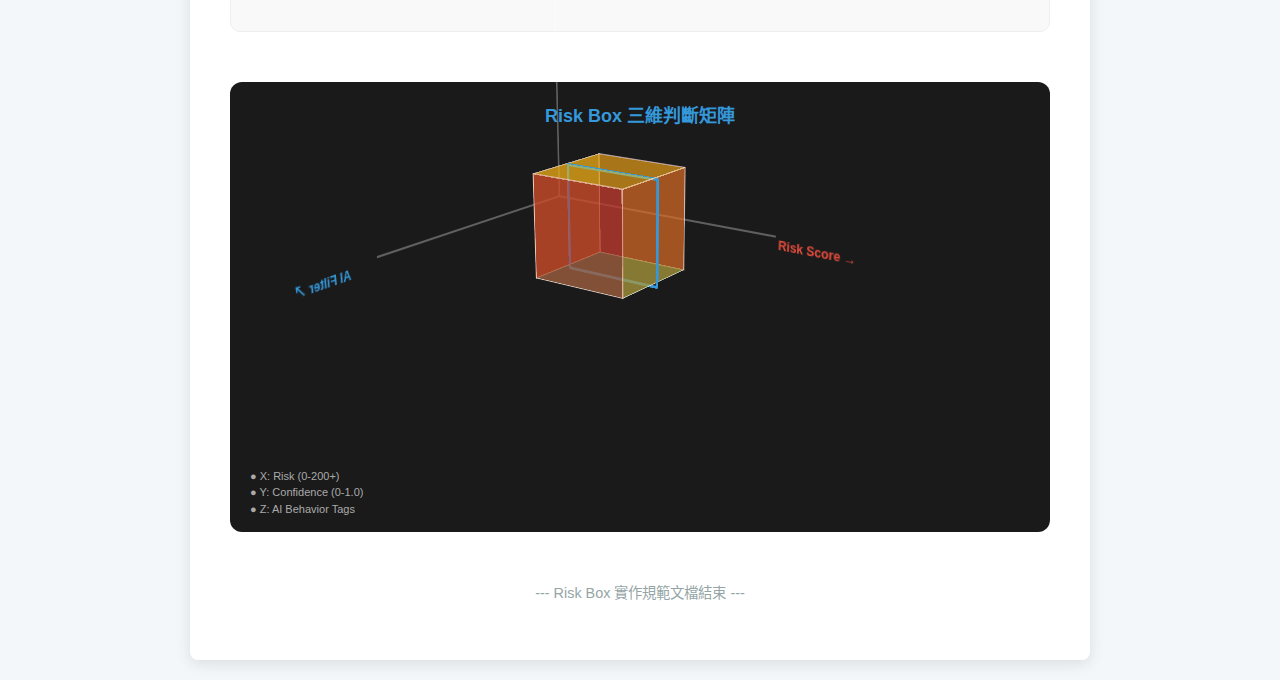
<file: architecture1.html>
<!DOCTYPE html>
<html lang="zh-TW">
<head>
    <meta charset="UTF-8">
    <title>Risk Box 三維風控架構</title>
    <meta name="viewport" content="width=device-width, initial-scale=1.0">
    <style>
        /* --- 基礎核心樣式 --- */
        :root {
            --primary-blue: #3498db;
            --dark-blue: #2c3e50;
            --success-green: #27ae60;
            --warning-yellow: #f1c40f;
            --danger-red: #c0392b;
            --bg-light: #f4f7f9;
        }

        body {
            font-family: 'Segoe UI', 'Noto Sans TC', Tahoma, Geneva, Verdana, sans-serif;
            line-height: 1.6;
            color: #333;
            max-width: 900px;
            margin: 0 auto;
            padding: 20px;
            background-color: var(--bg-light);
        }

        .container {
            background-color: #fff;
            padding: 40px;
            border-radius: 8px;
            box-shadow: 0 4px 15px rgba(0,0,0,0.1);
        }

        /* --- 標題與段落 --- */
        h1 {
            color: var(--dark-blue);
            border-bottom: 3px solid var(--primary-blue);
            padding-bottom: 10px;
            text-align: center;
            margin-bottom: 30px;
        }
        h2 {
            color: #2980b9;
            border-left: 5px solid var(--primary-blue);
            padding-left: 15px;
            margin-top: 40px;
        }
        h3 {
            color: #16a085;
            margin-top: 25px;
        }

        /* --- 表格樣式 --- */
        .table-responsive { overflow-x: auto; margin: 20px 0; }
        table {
            width: 100%;
            border-collapse: collapse;
            min-width: 600px;
        }
        th, td {
            border: 1px solid #ddd;
            padding: 12px;
            text-align: left;
        }
        th {
            background-color: #34495e;
            color: white;
        }
        tr:nth-child(even) { background-color: #f9f9f9; }

        /* --- 程式碼與公式 --- */
        code, pre {
            background-color: #272822;
            color: #f8f8f2;
            padding: 15px;
            border-radius: 5px;
            font-family: 'Courier New', Courier, monospace;
            overflow-x: auto;
            display: block;
            margin: 15px 0;
            line-height: 1.4;
        }
        .math {
            text-align: center;
            font-size: 1.4em;
            margin: 25px 0;
            font-style: italic;
            color: var(--dark-blue);
            background: #eee;
            padding: 10px;
            border-radius: 4px;
        }

        /* --- 提示框組件 --- */
        .highlight {
            background-color: #e8f4fd;
            padding: 15px;
            border-radius: 5px;
            border-left: 5px solid var(--primary-blue);
            margin: 20px 0;
        }
        .warning {
            background-color: #fff3cd;
            padding: 15px;
            border-radius: 5px;
            border-left: 5px solid #ffc107;
            font-weight: bold;
            margin: 20px 0;
        }

        /* --- 網格組件 --- */
        .event-grid {
            display: grid;
            grid-template-columns: repeat(auto-fit, minmax(180px, 1fr));
            gap: 15px;
            margin: 20px 0;
        }
        .event-item {
            padding: 15px;
            text-align: center;
            border-radius: 5px;
            color: white;
            font-weight: bold;
            box-shadow: 0 2px 5px rgba(0,0,0,0.1);
        }
        .level-0 { background-color: var(--success-green); }
        .level-1 { background-color: var(--warning-yellow); color: #333; }
        .level-2 { background-color: #e67e22; }
        .level-3 { background-color: var(--danger-red); }

        /* --- 決策鏈圖表 --- */
        .flowchart-container {
            background: #f9f9f9;
            padding: 30px;
            border-radius: 10px;
            margin: 30px 0;
            border: 1px solid #eee;
        }
        .flow-step {
            border: 2px solid var(--dark-blue);
            padding: 15px;
            margin: 10px auto;
            width: 85%;
            text-align: center;
            background: white;
            border-radius: 5px;
        }
        .flow-arrow { text-align: center; font-size: 24px; color: var(--primary-blue); line-height: 1; }
        .parallel-grid {
            display: grid;
            grid-template-columns: repeat(auto-fit, minmax(150px, 1fr));
            gap: 10px;
            margin: 20px 0;
        }
        .tag-engine { background: #e8f4fd; border-color: var(--primary-blue); }
        .score-engine { background: #fef9e7; border-color: var(--warning-yellow); }
        .conf-engine { background: #eafaf1; border-color: var(--success-green); }
        
        .decision-diamond {
            width: 130px;
            height: 130px;
            background: #ecf0f1;
            border: 2px solid #2980b9;
            margin: 30px auto;
            transform: rotate(45deg);
            display: flex;
            align-items: center;
            justify-content: center;
        }
        .decision-text { transform: rotate(-45deg); font-size: 14px; font-weight: bold; text-align: center; }

        /* --- 3D 視覺化矩陣 --- */
        .risk-box-viz {
            margin: 50px auto;
            perspective: 1200px;
            width: 100%;
            height: 450px;
            display: flex;
            justify-content: center;
            align-items: center;
            background: #1a1a1a;
            border-radius: 12px;
            position: relative;
        }
        .scene {
            width: 200px;
            height: 200px;
            transform-style: preserve-3d;
            transform: rotateX(-20deg) rotateY(-35deg);
            transition: transform 0.8s ease;
        }
        .risk-box-viz:hover .scene { transform: rotateX(-10deg) rotateY(-15deg) scale(1.1); }
        .axis { position: absolute; background: rgba(255, 255, 255, 0.3); transform-origin: left; }
        .axis-x { width: 250px; height: 2px; transform: rotateY(0deg); }
        .axis-y { width: 250px; height: 2px; transform: rotateZ(-90deg); }
        .axis-z { width: 250px; height: 2px; transform: rotateY(-90deg); }
        .axis-label { position: absolute; color: #fff; font-size: 12px; font-weight: bold; white-space: nowrap; }
        .cube { width: 100px; height: 100px; position: absolute; transform-style: preserve-3d; transform: translate3d(50px, -50px, 50px); }
        .face { position: absolute; width: 100px; height: 100px; border: 1px solid rgba(255, 255, 255, 0.6); }
        .face-front  { transform: rotateY(0deg) translateZ(50px); background: rgba(192, 57, 43, 0.6); }
        .face-back   { transform: rotateY(180deg) translateZ(50px); background: rgba(192, 57, 43, 0.4); }
        .face-right  { transform: rotateY(90deg) translateZ(50px); background: rgba(230, 126, 34, 0.5); }
        .face-left   { transform: rotateY(-90deg) translateZ(50px); background: rgba(230, 126, 34, 0.5); }
        .face-top    { transform: rotateX(90deg) translateZ(50px); background: rgba(241, 196, 15, 0.5); }
        .face-bottom { transform: rotateX(-90deg) translateZ(50px); background: rgba(46, 204, 113, 0.5); }
        .pulse { position: absolute; width: 100px; height: 100px; border: 3px solid var(--primary-blue); border-radius: 2px; animation: scan 2.5s infinite linear; transform-style: preserve-3d; }
        @keyframes scan { 0% { transform: translate3d(50px, -50px, 0px); opacity: 0; } 50% { opacity: 1; } 100% { transform: translate3d(50px, -50px, 150px); opacity: 0; } }
        .legend { position: absolute; bottom: 15px; left: 20px; color: #aaa; font-size: 11px; line-height: 1.5; }
    </style>
</head>
<body>

<div class="container">
    <h1>Risk Box 三維風控架構（工程實作版）</h1>
    
    <div class="highlight">
        <p><strong>原則：</strong> 落地部署、監理可稽核、工程可實作。</p>
        <p><strong>數據範圍：</strong> ISO-8583, ISO-20022, 165聯防黑名單, 內部白名單, 行為交易統計。</p>
    </div>

    <h2>一、 系統定位與核心架構</h2>
    <p>Risk Box 是部署於 <strong>OSI Layer 7</strong> 的交易風險分析引擎，定位為「旁路分析」，不阻斷交易、不參與帳務，僅輸出風險標記與處置建議。</p>
    
    <div class="event-grid">
        <div class="event-item level-0">1. Risk Score<br>危險程度</div>
        <div class="event-item" style="background-color: #2980b9;">2. Confidence Index<br>可信程度</div>
        <div class="event-item" style="background-color: #8e44ad;">3. AI Logic Filter<br>行為語意</div>
    </div>

    <h2>二、 系統資料來源與格式</h2>
    
    <h3>2.1 ISO-8583 欄位映射</h3>
    <div class="table-responsive">
        <table>
            <thead>
                <tr>
                    <th>欄位</th>
                    <th>說明</th>
                    <th>用途</th>
                </tr>
            </thead>
            <tbody>
                <tr><td>MTI</td><td>訊息類型</td><td>交易類型判定</td></tr>
                <tr><td>DE4</td><td>Amount</td><td>金額分析</td></tr>
                <tr><td>DE18</td><td>MCC</td><td>商戶類型分析</td></tr>
                <tr><td>DE43</td><td>Merchant Name</td><td>類型判斷</td></tr>
                <tr><td>DE61</td><td>POS Data</td><td>交易環境</td></tr>
                <tr><td>DE103</td><td>Receiving Account</td><td>收款帳戶</td></tr>
            </tbody>
        </table>
    </div>

    <h3>2.2 ISO-20022 XPath 關鍵路徑</h3>
    <ul>
        <li><code>/IntrBkSttlmAmt</code>: 跨行清算金額</li>
        <li><code>/DbtrAcct/Id</code>: 付款人帳戶識別</li>
        <li><code>/CdtrAcct/Id</code>: 收款人帳戶識別</li>
        <li><code>/CdtrAgt/BIC</code>: 接收行代碼（跨境高風險識別）</li>
    </ul>

    <h3>2.3 黑/白名單資料格式 (JSON)</h3>
    <pre>
{
  "account_hash": "hash_value",
  "risk_type": "fraud_mule",
  "confidence": 0.92,
  "source": "165",
  "last_updated": "2026-02-01"
}</pre>

    <h2>三、 Risk Score 設計（風險權值）</h2>
    <div class="math">
        R = Σ (w_i * f_i)
    </div>

    <h3>3.1 風險權重表 (重點標籤)</h3>
    <div class="table-responsive">
        <table>
            <thead>
                <tr>
                    <th>編號</th>
                    <th>維度</th>
                    <th>條件</th>
                    <th>權重</th>
                </tr>
            </thead>
            <tbody>
                <tr><td>R1</td><td>高齡大額</td><td>>70歲 & 大額</td><td>+40</td></tr>
                <tr><td>R6</td><td>快速外移</td><td>入帳即轉出</td><td>+45</td></tr>
                <tr><td>G1</td><td>同裝置多帳戶</td><td>關聯異常</td><td>+50</td></tr>
                <tr><td>G3</td><td>黑名單命中</td><td>165/境外黑名單</td><td>+60</td></tr>
                <tr><td>T5</td><td>跨境高風險</td><td>目標國高風險</td><td>+40</td></tr>
            </tbody>
        </table>
    </div>

    <div class="warning">
        ⚠ 名單修正係數：黑名單 +60 | 白名單 × 0.75 | 保護名單 × 1.15
    </div>

    <h2>四、 時間衰減與累積風險</h2>
    <div class="math">
        R_t = R * e^(-λ * Δt)
    </div>
    <p>確保舊風險隨時間淡化，並透過 <code>R_cum = Σ R_t</code> 監控長期「慢性抽乾」行為。</p>

    <h2>五、 Confidence Index (信心可靠度)</h2>
    <div class="math">
        C = 1 - Π (1 - p_i)
    </div>
    <ul>
        <li>165黑名單可信度: 0.9</li>
        <li>行為異常模型可信度: 0.6</li>
        <li>金額異常可信度: 0.4</li>
    </ul>

    <h2>六、 AI Logic Filter 行為標籤</h2>
    <p>AI 輸出行為語意標籤，常見包含：</p>
    <ul>
        <li><code>ACCOUNT_CONTROL_PATTERN</code>: 帳戶受控特徵</li>
        <li><code>FUNNEL_PATTERN</code>: 漏斗歸集模式</li>
        <li><code>RAPID_DRAIN_PATTERN</code>: 金流快速排乾</li>
    </ul>

    <h2>七、 三維決策融合矩陣</h2>
    <div class="table-responsive">
        <table>
            <thead>
                <tr>
                    <th>Risk Score</th>
                    <th>Confidence</th>
                    <th>Event Level</th>
                    <th>UI 燈號</th>
                </tr>
            </thead>
            <tbody>
                <tr><td>低 / 中</td><td>低</td><td>0</td><td>綠 (正常)</td></tr>
                <tr><td>中</td><td>中</td><td>1</td><td>黃 (微異常)</td></tr>
                <tr><td>高</td><td>中</td><td>2</td><td>橘 (臨界)</td></tr>
                <tr><td>高</td><td>高</td><td>3</td><td>紅 (絕對異常)</td></tr>
            </tbody>
        </table>
    </div>

    <h2>八、 系統輸出 JSON 範例</h2>
    <pre>
{
  "transaction_id": "TX123",
  "risk_score": 185,
  "confidence": 0.91,
  "event_level": 3,
  "behavior_tags": [
    "ACCOUNT_CONTROL_PATTERN",
    "RAPID_DRAIN_PATTERN"
  ],
  "risk_factors": ["R6", "G3", "T1"],
  "timestamp": "2026-02-25T13:22:00Z"
}</pre>

    <h2>九、 部署建議</h2>
    <ul>
        <li><strong>即時層</strong>: Kafka + Streaming Risk Engine (延遲 &lt; 50ms)</li>
        <li><strong>分析層</strong>: 拓撲分析與 AI 模式更新</li>
        <li><strong>稽核層</strong>: 因子可追溯性與版本回溯</li>
    </ul>

    <h2>十、 帳戶結構變動風險 (Meta-Risk)</h2>
    <div class="table-responsive">
        <table>
            <thead>
                <tr>
                    <th>監控行為</th>
                    <th>風險等級</th>
                    <th>觸發維度</th>
                </tr>
            </thead>
            <tbody>
                <tr><td>新增約定轉帳帳戶</td><td>高</td><td>結構性風險點</td></tr>
                <tr><td>提升轉帳限額</td><td>高</td><td>結構性風險點</td></tr>
                <tr><td>OTP 驗證行為異常頻繁</td><td>中</td><td>行為語意判定</td></tr>
                <tr><td>登入裝置/IP 頻繁變更</td><td>中</td><td>R8 / R9</td></tr>
            </tbody>
        </table>
    </div>

    <h2>十一、 效能與延遲設計建議</h2>
    <div class="highlight">
        <ul>
            <li><strong>即時決策目標：</strong> 分析時間 &lt; 50ms。</li>
            <li><strong>高併發支援：</strong> 採用記憶體快取 (In-Memory Cache) 存儲高頻訪問之風險特徵。</li>
            <li><strong>非同步寫入：</strong> 分析結果即時回傳，完整日誌採非同步寫入資料庫。</li>
        </ul>
    </div>

    <h2>十二、 部署建議架構</h2>
    <ul>
        <li><strong>即時層 (Hot Layer)：</strong> Kafka / MQ 接收報文，執行 Streaming Risk Engine。</li>
        <li><strong>分析層 (Warm Layer)：</strong> 負責複雜的「拓撲分析」與行為模型重訓練。</li>
        <li><strong>情資層 (Cold Layer)：</strong> 定時同步 165 黑名單與進行數據歸檔。</li>
    </ul>

    <h2>十三、 監理與稽核支援 (Compliance)</h2>
    <ul>
        <li>✅ <strong>決策可解釋性：</strong> 每一筆 Event 必須對應具體的 <code>risk_factors</code> 編號。</li>
        <li>✅ <strong>版本回溯：</strong> 支持回測舊版規則在歷史數據上的表現。</li>
        <li>✅ <strong>規則變更紀錄：</strong> 所有的權重調整與模型更新需保留 Operator Log。</li>
    </ul>

    <h2>十四、 為何此架構有效？</h2>
    <div class="event-grid">
        <div class="event-item" style="background-color: #34495e;">✔ 風險權值<br>(捕捉危險性)</div>
        <div class="event-item" style="background-color: #34495e;">✔ 信心指數<br>(排除偽陽性)</div>
        <div class="event-item" style="background-color: #34495e;">✔ 行為語意<br>(識別詐騙人格)</div>
    </div>

    <h2>十五、 Behavior Tag 完整行為字典</h2>
    
    <h3>15.1 信任與關係類 (Trust & Relationship)</h3>
    <div class="table-responsive">
        <table>
            <thead>
                <tr>
                    <th>標籤代碼 (Behavior Tag)</th>
                    <th>行為語意定義</th>
                    <th>AI 偵測邏輯</th>
                </tr>
            </thead>
            <tbody>
                <tr><td><code>TRUST_BUILDING_PATTERN</code></td><td>信任建立型</td><td>帳戶在大額轉帳前，有複數筆小額消費紀錄。</td></tr>
                <tr><td><code>RELATIONSHIP_PAYMENT_PATTERN</code></td><td>既有關係支付</td><td>收款方與付款方在過去 180 天內有過雙向金流往來。</td></tr>
            </tbody>
        </table>
    </div>

    <h3>15.2 帳戶受控與異常類 (Account Control)</h3>
    <div class="table-responsive">
        <table>
            <thead>
                <tr>
                    <th>標籤代碼 (Behavior Tag)</th>
                    <th>行為語意定義</th>
                    <th>AI 偵測邏輯</th>
                </tr>
            </thead>
            <tbody>
                <tr><td><code>ACCOUNT_CONTROL_PATTERN</code></td><td>帳戶受控特徵</td><td>操作停留時間極短、多處複製貼上。</td></tr>
                <tr><td><code>DEVICE_TAKEOVER_PATTERN</code></td><td>裝置奪取模式</td><td>登入指紋與常用地理位置發生瞬間位移。</td></tr>
            </tbody>
        </table>
    </div>

    <h3>15.3 洗錢拓撲類 (Topology & Flow)</h3>
    <div class="table-responsive">
        <table>
            <thead>
                <tr>
                    <th>標籤代碼 (Behavior Tag)</th>
                    <th>行為語意定義</th>
                    <th>AI 偵測邏輯</th>
                </tr>
            </thead>
            <tbody>
                <tr><td><code>FUNNEL_PATTERN</code></td><td>漏斗歸集特徵</td><td>複數帳戶匯入單一帳戶，金額接近整數。</td></tr>
                <tr><td><code>LAYERING_PATTERN</code></td><td>分層剝離特徵</td><td>資金在極短時間內經過多層級轉發。</td></tr>
                <tr><td><code>RAPID_DRAIN_PATTERN</code></td><td>快速排乾行為</td><td>入帳後 5 分鐘內，餘額消耗率超過 95%。</td></tr>
            </tbody>
        </table>
    </div>

    <h3>15.4 詐騙模型特徵 (Fraud Modality)</h3>
    <div class="table-responsive">
        <table>
            <thead>
                <tr>
                    <th>標籤代碼 (Behavior Tag)</th>
                    <th>行為語意定義</th>
                    <th>AI 偵測邏輯</th>
                </tr>
            </thead>
            <tbody>
                <tr><td><code>STRUCTURED_TRANSFER_PATTERN</code></td><td>碎化規避特徵</td><td>刻意避開申報門檻或連續定額購買。</td></tr>
                <tr><td><code>CROSS_BORDER_GREY_ZONE</code></td><td>跨境灰色地帶</td><td>匯往高風險國，且用途說明與帳戶性質不符。</td></tr>
            </tbody>
        </table>
    </div>

    <div class="warning">
        💡 工程實作註記：當 TRUST_BUILDING_PATTERN 出現時，應自動調高 Confidence Index 敏感度。
    </div>

    <h2>十六、 AI 模型訓練資料集設計 (Data Schema)</h2>
    
    <h3>16.1 特徵組件 (Feature Sets)</h3>
    <div class="table-responsive">
        <table>
            <thead>
                <tr>
                    <th>特徵類別</th>
                    <th>欄位名稱 (Feature Key)</th>
                    <th>定義與轉換邏輯</th>
                    <th>資料類型</th>
                </tr>
            </thead>
            <tbody>
                <tr><td rowspan="3"><strong>時序行為 (T)</strong></td><td><code>t_freq_1h</code></td><td>1 小時內交易次數</td><td>Integer</td></tr>
                <tr><td><code>t_amt_std_dev</code></td><td>金額標準差 (偵測定額規避)</td><td>Float</td></tr>
                <tr><td><code>t_avg_interval</code></td><td>交易平均間隔秒數</td><td>Float</td></tr>
                <tr><td rowspan="3"><strong>拓撲關聯 (G)</strong></td><td><code>g_in_degree</code></td><td>入帳來源帳戶總數</td><td>Integer</td></tr>
                <tr><td><code>g_mule_link_dist</code></td><td>與黑名單最短路徑距離</td><td>Integer</td></tr>
                <tr><td><code>g_device_overlap</code></td><td>裝置關聯過之帳戶總數</td><td>Integer</td></tr>
            </tbody>
        </table>
    </div>

    <h3>16.2 標籤系統 (Labeling System)</h3>
    <ul>
        <li><strong>Label 0 (Normal):</strong> 人工覆核無報案紀錄。</li>
        <li><strong>Label 1 (Fraud):</strong> 165 聯防確認受害者報案帳戶。</li>
        <li><strong>Label 2 (Mule):</strong> 洗錢人頭戶（快進快出）。</li>
        <li><strong>Label 3 (Evasion):</strong> 測試性交易（跨行測卡）。</li>
    </ul>

    <h3>16.3 訓練集輸出範例</h3>
    <pre>
{
  "label": 1,
  "features": {
    "t_freq_1h": 12,
    "t_amt_std_dev": 15.5,
    "g_in_degree": 8,
    "g_mule_link_dist": 1,
    "r_is_new_device": 1,
    "behavior_context": "RAPID_DRAIN_PATTERN"
  }
}</pre>

    <div class="highlight">
        <strong>⚡ 工程實作：特徵工程自動化 Pipeline</strong><br>
        1. 抽取 (Extract) → 2. 聚合 (Aggregate) → 3. 落湖 (Data Lake)
    </div>

    <div class="flowchart-container">
        <h2 style="text-align:center; border:none; margin-top:0;">Risk Box 後端即時決策鏈 (Decision Chain)</h2>
        <div class="flow-step"><strong>1. 報文輸入層</strong><br>解析 ISO-8583 / ISO-20022 關鍵欄位</div>
        <div class="flow-arrow">↓</div>
        <div class="flow-step"><strong>2. 資料預取</strong><br>從 Cache 提取：基線、名單標記、近 1hr 頻次</div>
        <div class="flow-arrow">↓</div>
        <div class="parallel-grid">
            <div class="flow-step score-engine"><strong>3a. Risk Score</strong><br>Σ (wi * fi)</div>
            <div class="flow-step conf-engine"><strong>3b. Confidence</strong><br>1 - Π (1 - pi)</div>
            <div class="flow-step tag-engine"><strong>3c. AI Logic</strong><br>行為語意標籤掃描</div>
        </div>
        <div class="flow-arrow">↓</div>
        <div class="decision-diamond"><div class="decision-text">三維決策<br>融合矩陣</div></div>
        <div class="flow-arrow">↓</div>
        <div class="flow-step" style="border-width: 4px; border-color: var(--danger-red);">
            <strong>4. 事件輸出 (Event Output)</strong><br>Level (0-3) + Tags + Factors
        </div>
    </div>

    <div class="risk-box-viz">
        <div style="position: absolute; top: 20px; color: var(--primary-blue); font-weight: bold; font-size: 18px;">
            Risk Box 三維判斷矩陣
        </div>
        <div class="scene">
            <div class="axis axis-x"><span class="axis-label" style="right: -80px; color: #e74c3c;">Risk Score →</span></div>
            <div class="axis axis-y"><span class="axis-label" style="right: -100px; color: #2ecc71;">Confidence ↑</span></div>
            <div class="axis axis-z"><span class="axis-label" style="right: -90px; color: var(--primary-blue);">AI Filter ↗</span></div>
            <div class="cube">
                <div class="face face-front"></div>
                <div class="face face-back"></div>
                <div class="face face-right"></div>
                <div class="face face-left"></div>
                <div class="face face-top"></div>
                <div class="face face-bottom"></div>
                <div class="pulse"></div>
            </div>
        </div>
        <div class="legend">
            ● X: Risk (0-200+)<br>
            ● Y: Confidence (0-1.0)<br>
            ● Z: AI Behavior Tags
        </div>
    </div>

    <p style="text-align: center; margin-top: 30px; color: #95a5a6; font-size: 0.9em;">--- Risk Box 實作規範文檔結束 ---</p>
</div>

<script>
    // 平滑捲動
    document.querySelectorAll('a[href^="#"]').forEach(anchor => {
        anchor.addEventListener('click', function (e) {
            e.preventDefault();
            document.querySelector(this.getAttribute('href')).scrollIntoView({
                behavior: 'smooth'
            });
        });
    });
</script>

</body>
</html>
</file>
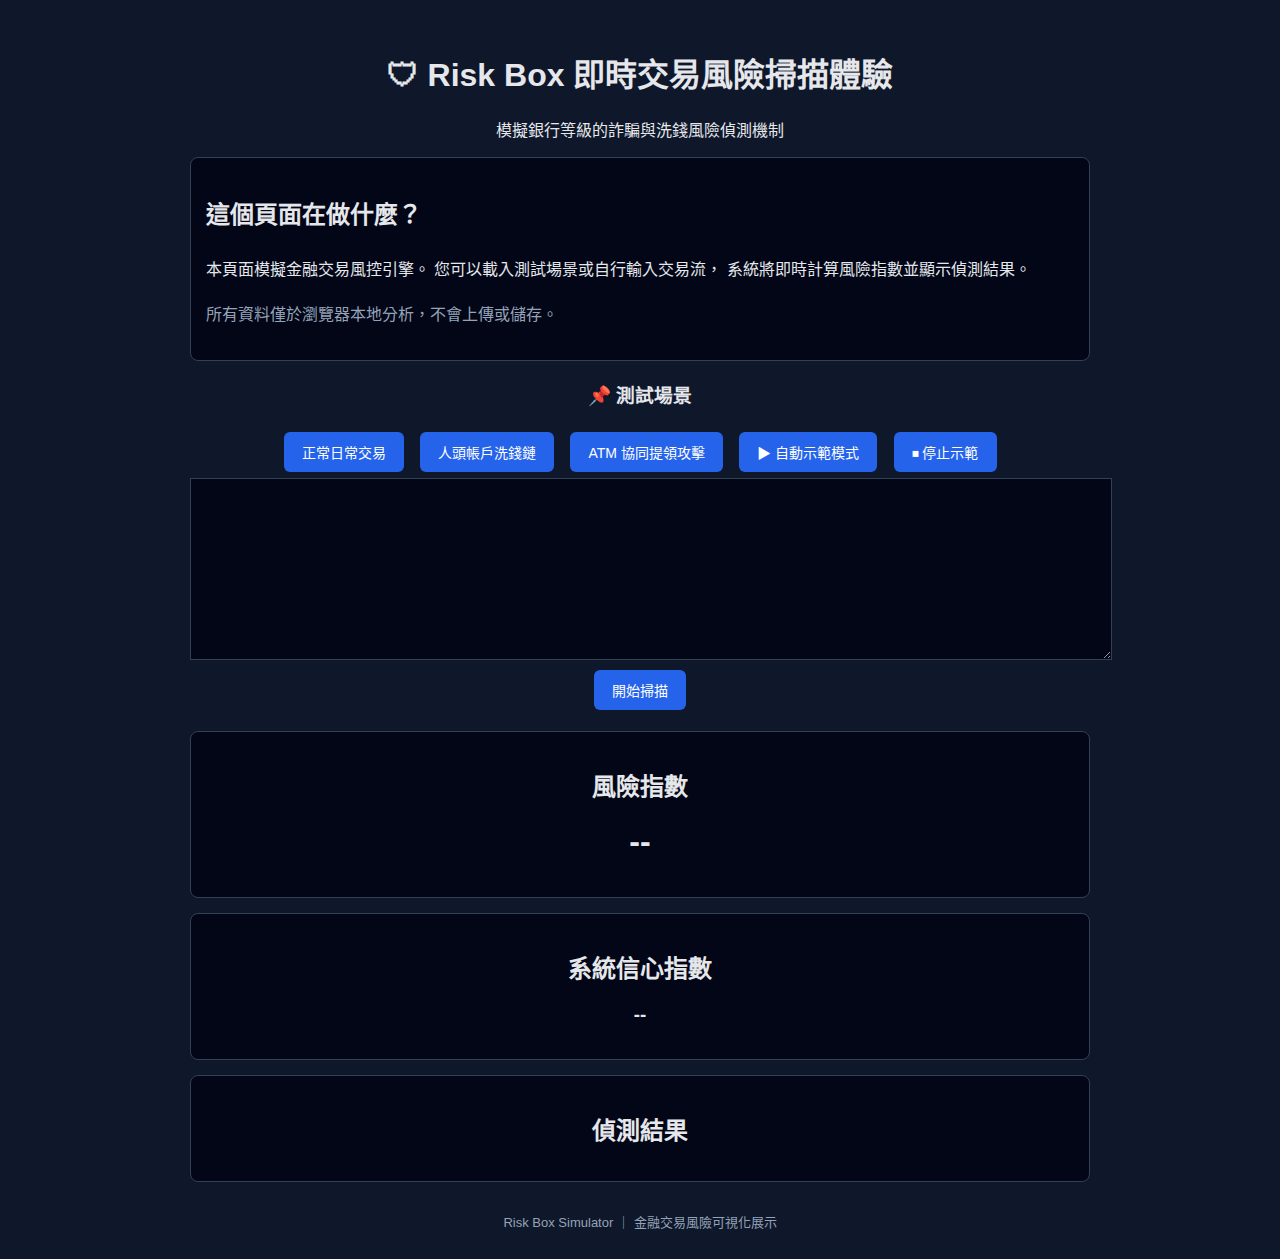
<file: Demo.html>
<!DOCTYPE html>
<html lang="zh-TW">
<head>
<meta charset="UTF-8">
<title>Risk Box 即時交易風險掃描體驗</title>

<style>
body{
  font-family: "Microsoft JhengHei", sans-serif;
  background:#0f172a;
  color:#e5e7eb;
  text-align:center;
}
.container{
  max-width:900px;
  margin:auto;
  padding:20px;
}
textarea{
  width:100%;
  height:160px;
  background:#020617;
  color:#e5e7eb;
  border:1px solid #334155;
  padding:10px;
  font-size:14px;
}
button{
  background:#2563eb;
  color:white;
  border:none;
  padding:10px 18px;
  margin:6px;
  font-size:14px;
  cursor:pointer;
  border-radius:6px;
}
button:hover{
  background:#1d4ed8;
}
.card{
  background:#020617;
  padding:15px;
  margin-top:15px;
  border-radius:8px;
  border:1px solid #334155;
}
.riskLow{color:#22c55e;}
.riskMid{color:#f59e0b;}
.riskHigh{color:#ef4444;}
.footer{
  margin-top:30px;
  color:#94a3b8;
  font-size:13px;
}
</style>
</head>

<body>

<div class="container">

<h1>🛡 Risk Box 即時交易風險掃描體驗</h1>
<p>模擬銀行等級的詐騙與洗錢風險偵測機制</p>

<div class="card" style="text-align:left; line-height:1.8;">
<h2>這個頁面在做什麼？</h2>
<p>
本頁面模擬金融交易風控引擎。
您可以載入測試場景或自行輸入交易流，
系統將即時計算風險指數並顯示偵測結果。
</p>
<p style="color:#94a3b8;">
所有資料僅於瀏覽器本地分析，不會上傳或儲存。
</p>
</div>

<h3>📌 測試場景</h3>

<button onclick="loadScenario('normal')">正常日常交易</button>
<button onclick="loadScenario('mule')">人頭帳戶洗錢鏈</button>
<button onclick="loadScenario('atm')">ATM 協同提領攻擊</button>
<button onclick="startDemo()">▶ 自動示範模式</button>
<button onclick="stopDemo()">⏹ 停止示範</button>

<textarea id="input"></textarea>

<br>
<button onclick="scan()">開始掃描</button>

<div class="card">
<h2>風險指數</h2>
<h1 id="score">--</h1>
</div>

<div class="card">
<h2>系統信心指數</h2>
<h3 id="confidence">--</h3>
</div>

<div class="card">
<h2>偵測結果</h2>
<div id="results"></div>
</div>

<div class="footer">
Risk Box Simulator ｜ 金融交易風險可視化展示
</div>

</div>

<script>

let demoInterval;

const scenarios = {
normal: [
"A001 -> B100 1200",
"A002 -> C200 800",
"A003 -> D300 2200"
],
mule: [
"A001 -> B889 3200",
"A001 -> C231 48000",
"C231 -> D552 49000",
"D552 -> E901 49000"
],
atm: [
"ATM_Taipei -> A778 30000",
"ATM_Taichung -> A778 30000",
"ATM_Kaohsiung -> A778 30000"
]
};

function loadScenario(type){
  document.getElementById("input").value =
    scenarios[type].join("\n");
}

function startDemo(){
  stopDemo();
  const demoData = scenarios.mule;
  let index = 0;
  document.getElementById("input").value = "";

  demoInterval = setInterval(()=>{
    if(index < demoData.length){
      document.getElementById("input").value += demoData[index] + "\n";
      index++;
    } else {
      clearInterval(demoInterval);
      scan();
    }
  }, 800);
}

function stopDemo(){
  clearInterval(demoInterval);
}

function scan(){
  const text = document.getElementById("input").value;
  const lines = text.split("\n");

  let highRisk = 0;
  let mulePattern = false;
  let multiATM = 0;
  let destinationMap = {};

  lines.forEach(line=>{
    if(line.includes("49000")) highRisk++;
    if(line.includes("ATM")) multiATM++;

    const parts = line.split("->");
    if(parts.length>1){
      let dest = parts[1].trim().split(" ")[0];
      destinationMap[dest] = (destinationMap[dest] || 0) + 1;
      if(destinationMap[dest] > 2) mulePattern = true;
    }
  });

  let score = Math.min(100, highRisk*20 + multiATM*15 + (mulePattern?30:0));
  let confidence = 60 + score/2;

  document.getElementById("score").innerHTML =
    `<span class="${score>60?'riskHigh':score>30?'riskMid':'riskLow'}">${score}</span>`;

  document.getElementById("confidence").innerHTML =
    confidence.toFixed(1) + "%";

  let results = "";

  if(score < 30){
    results += "<p class='riskLow'>✔ 交易行為正常</p>";
  }
  if(highRisk > 0){
    results += "<p class='riskMid'>⚠ 偵測到高額異常交易</p>";
  }
  if(mulePattern){
    results += "<p class='riskHigh'>🚨 疑似人頭帳戶洗錢網絡</p>";
  }
  if(multiATM >= 3){
    results += "<p class='riskHigh'>🚨 偵測到多地ATM協同提領</p>";
  }
  if(score > 70){
    results += "<p class='riskHigh'>⛔ 建議立即介入與阻擋交易</p>";
  }

  document.getElementById("results").innerHTML = results;
}

window.onload = function(){
  startDemo();
};

</script>

</body>
</html>
</file>
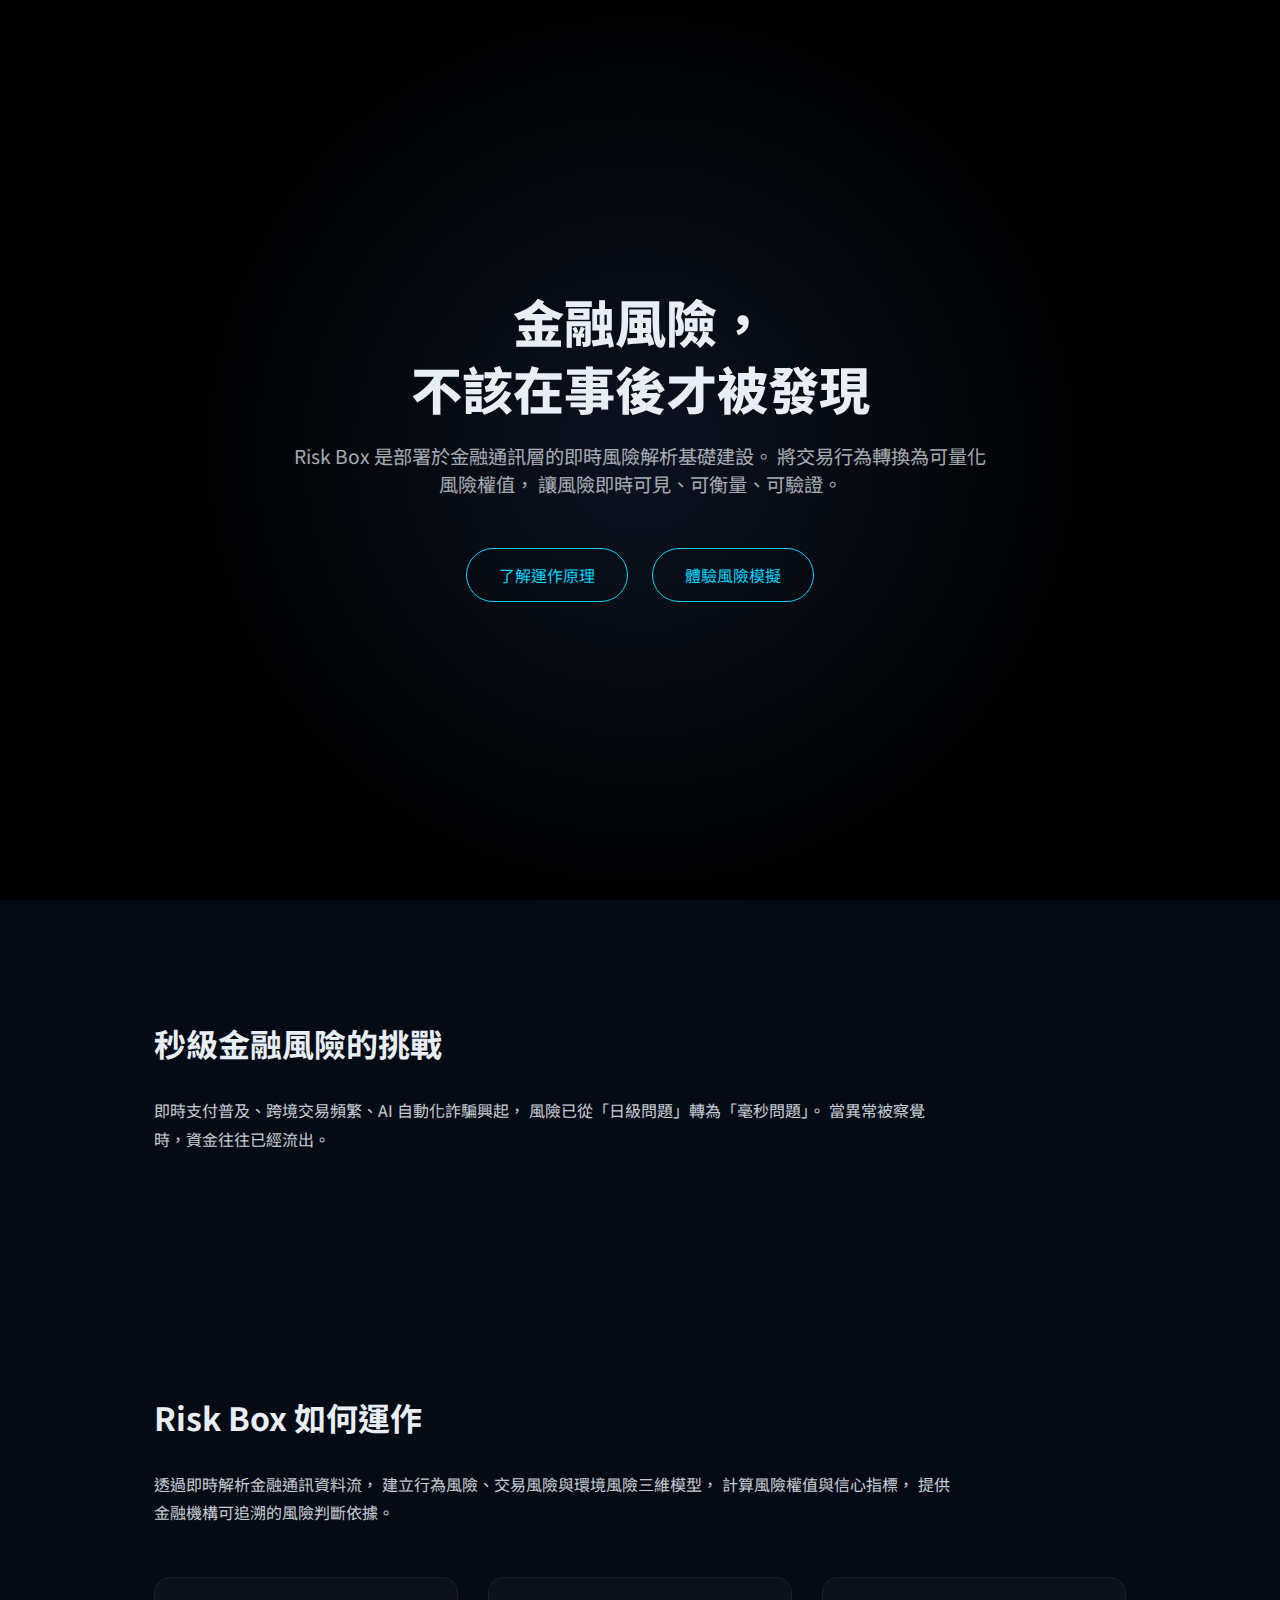
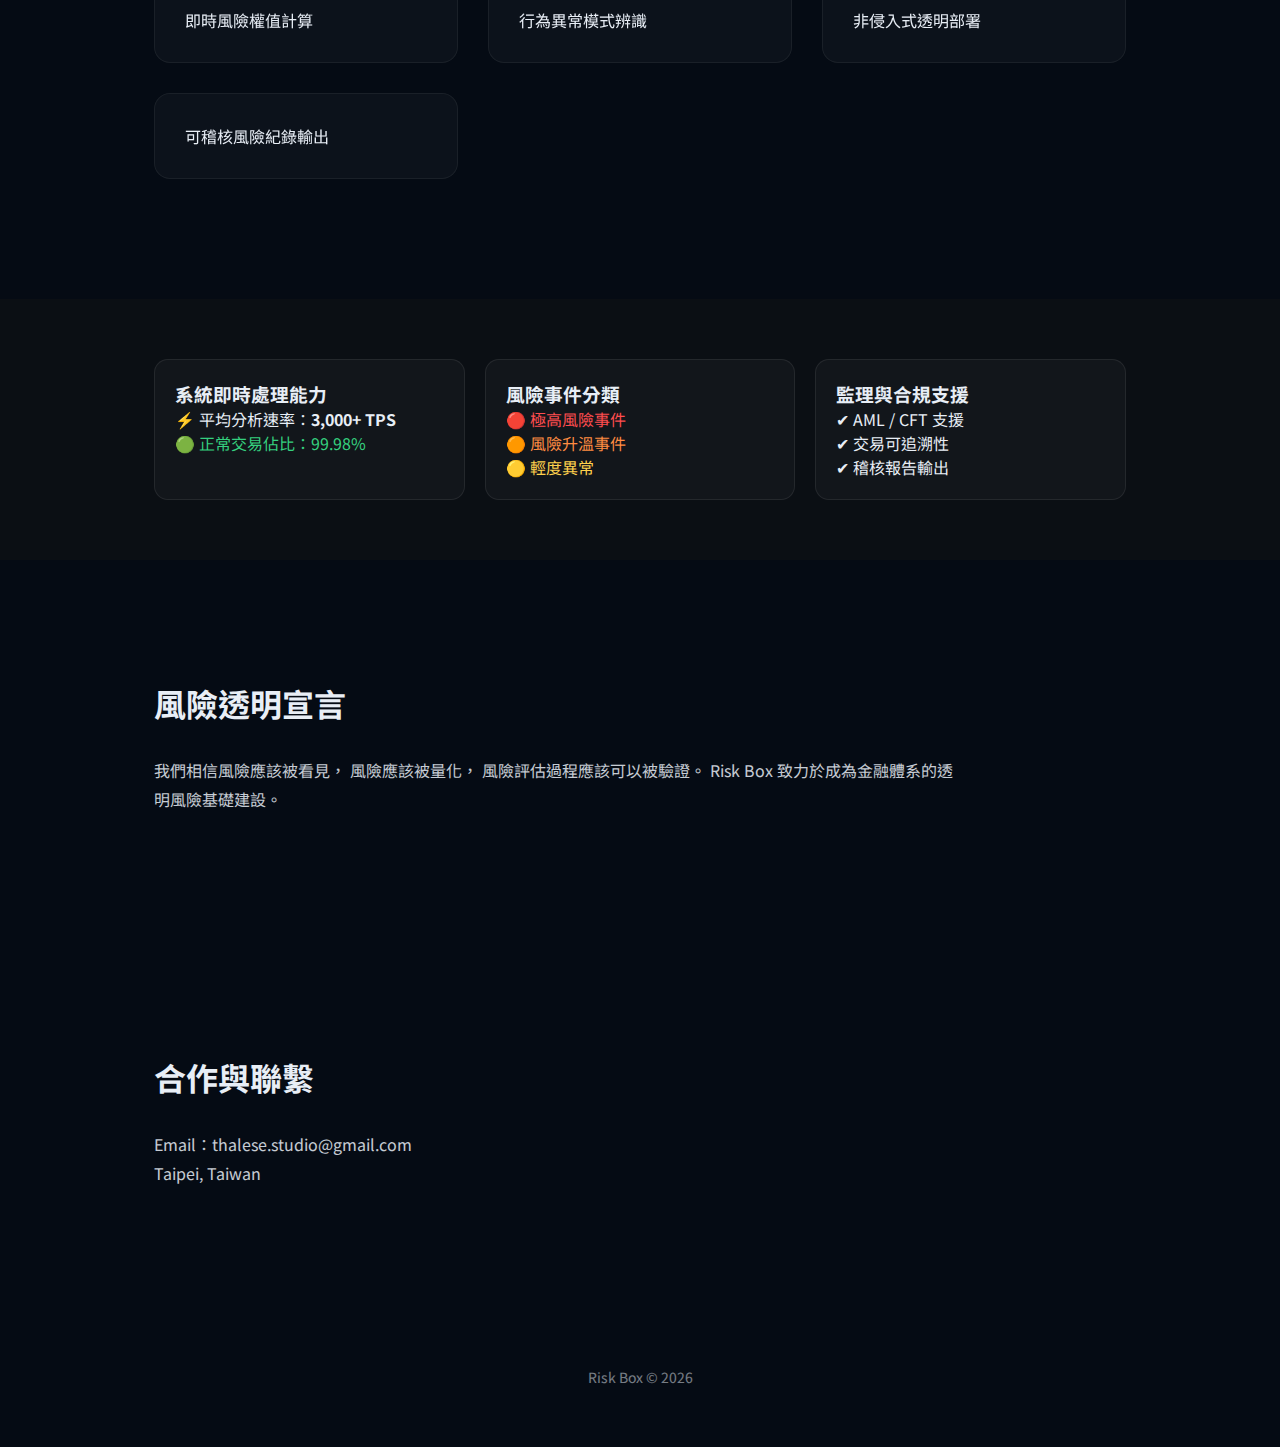
<file: index1.html>
<!DOCTYPE html>
<html lang="zh-Hant">
<head>
<meta charset="UTF-8">
<title>Risk Box | 金融即時風險基礎建設</title>

<meta name="description" content="Risk Box 是部署於金融通訊層的即時風險解析基礎建設，提供風險權值化分析與可驗證透明機制，協助金融機構辨識異常交易與潛在洗錢行為。">

<meta name="viewport" content="width=device-width, initial-scale=1.0">
<link href="https://fonts.googleapis.com/css2?family=Noto+Sans+TC:wght@300;400;600;800&display=swap" rel="stylesheet">

<style>
*{margin:0;padding:0;box-sizing:border-box;}
body{
  font-family:'Noto Sans TC',sans-serif;
  background:#050b14;
  color:#e8eef6;
  overflow-x:hidden;
}

/* HERO */

.hero{
  height:100vh;
  display:flex;
  align-items:center;
  justify-content:center;
  text-align:center;
  background:radial-gradient(circle at center,#0b1220 0%,#000 60%);
  padding:0 10%;
}

.hero h1{
  font-size:3.2rem;
  font-weight:800;
  line-height:1.3;
  margin-bottom:20px;
}

.hero p{
  font-size:1.2rem;
  opacity:.7;
  max-width:700px;
  margin:auto;
}

.cta-group{
  margin-top:40px;
}

.cta{
  display:inline-block;
  margin:10px;
  padding:14px 32px;
  border-radius:30px;
  border:1px solid #00d4ff;
  color:#00d4ff;
  cursor:pointer;
  transition:.3s;
}

.cta:hover{
  background:#00d4ff;
  color:#000;
}

/* SECTION */

.section{
  padding:120px 12%;
}

.section h2{
  font-size:2rem;
  margin-bottom:30px;
}

.section p{
  line-height:1.8;
  max-width:800px;
  opacity:.85;
}

/* GRID */

.grid{
  display:grid;
  grid-template-columns:repeat(auto-fit,minmax(240px,1fr));
  gap:30px;
  margin-top:50px;
}

.card{
  padding:30px;
  border-radius:16px;
  background:rgba(255,255,255,.03);
  border:1px solid rgba(255,255,255,.06);
  backdrop-filter:blur(10px);
}

/* DASHBOARD */

.dashboard{
  display:grid;
  grid-template-columns:repeat(auto-fit,minmax(260px,1fr));
  gap:20px;
  padding:60px 12%;
  background:#0b0f14;
}

.panel{
  background:rgba(255,255,255,.03);
  border:1px solid rgba(255,255,255,.08);
  border-radius:14px;
  padding:20px;
}

.good{color:#35d07f;}
.warn{color:#ffcc00;}
.red{color:#ff4d4f;}
.orange{color:#ff8c42;}
.yellow{color:#ffd24d;}

.footer{
  text-align:center;
  padding:60px;
  opacity:.5;
  font-size:14px;
}
</style>
</head>

<body>

<!-- HERO -->

<section class="hero">
  <div>
    <h1>
      金融風險，<br>
      不該在事後才被發現
    </h1>

    <p>
      Risk Box 是部署於金融通訊層的即時風險解析基礎建設。
      將交易行為轉換為可量化風險權值，
      讓風險即時可見、可衡量、可驗證。
    </p>

    <div class="cta-group">
      <div class="cta" onclick="scrollNext()">了解運作原理</div>
      <div class="cta" onclick="location.href='simulation.html'">體驗風險模擬</div>
    </div>
  </div>
</section>

<!-- PROBLEM -->

<section class="section">
  <h2>秒級金融風險的挑戰</h2>
  <p>
    即時支付普及、跨境交易頻繁、AI 自動化詐騙興起，
    風險已從「日級問題」轉為「毫秒問題」。
    當異常被察覺時，資金往往已經流出。
  </p>
</section>

<!-- HOW IT WORKS -->

<section class="section">
  <h2>Risk Box 如何運作</h2>
  <p>
    透過即時解析金融通訊資料流，
    建立行為風險、交易風險與環境風險三維模型，
    計算風險權值與信心指標，
    提供金融機構可追溯的風險判斷依據。
  </p>

  <div class="grid">
    <div class="card">即時風險權值計算</div>
    <div class="card">行為異常模式辨識</div>
    <div class="card">非侵入式透明部署</div>
    <div class="card">可稽核風險紀錄輸出</div>
  </div>
</section>

<!-- DASHBOARD PREVIEW -->

<section class="dashboard">
  <div class="panel">
    <h3>系統即時處理能力</h3>
    <p>⚡ 平均分析速率：<b>3,000+ TPS</b></p>
    <p class="good">🟢 正常交易佔比：99.98%</p>
  </div>

  <div class="panel">
    <h3>風險事件分類</h3>
    <p class="red">🔴 極高風險事件</p>
    <p class="orange">🟠 風險升溫事件</p>
    <p class="yellow">🟡 輕度異常</p>
  </div>

  <div class="panel">
    <h3>監理與合規支援</h3>
    <p>✔ AML / CFT 支援</p>
    <p>✔ 交易可追溯性</p>
    <p>✔ 稽核報告輸出</p>
  </div>
</section>

<!-- DECLARATION -->

<section class="section">
  <h2>風險透明宣言</h2>
  <p>
    我們相信風險應該被看見，
    風險應該被量化，
    風險評估過程應該可以被驗證。
    Risk Box 致力於成為金融體系的透明風險基礎建設。
  </p>
</section>

<!-- CONTACT -->

<section class="section">
  <h2>合作與聯繫</h2>
  <p>
    Email：thalese.studio@gmail.com<br>
    Taipei, Taiwan
  </p>
</section>

<div class="footer">
Risk Box © 2026
</div>

<script>
function scrollNext(){
  window.scrollTo({top: window.innerHeight, behavior:'smooth'});
}
</script>

</body>
</html>
</file>
